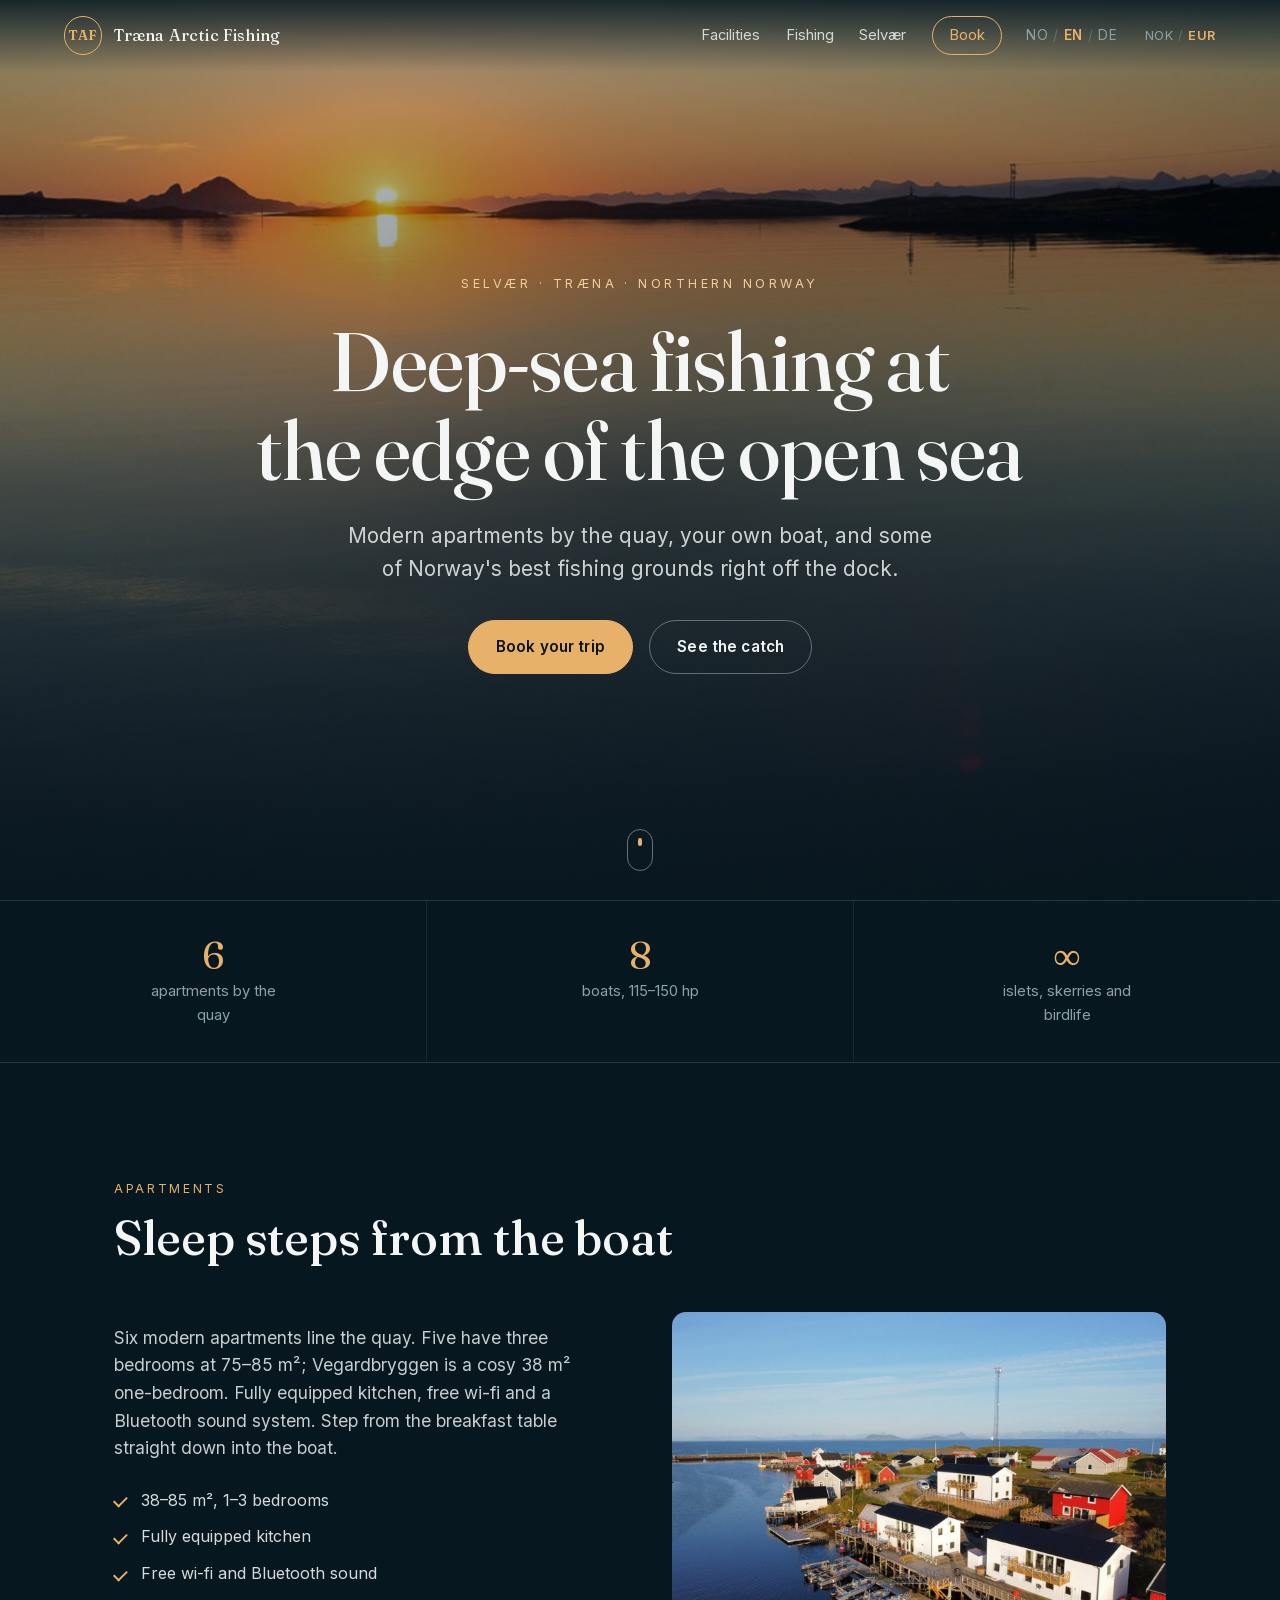
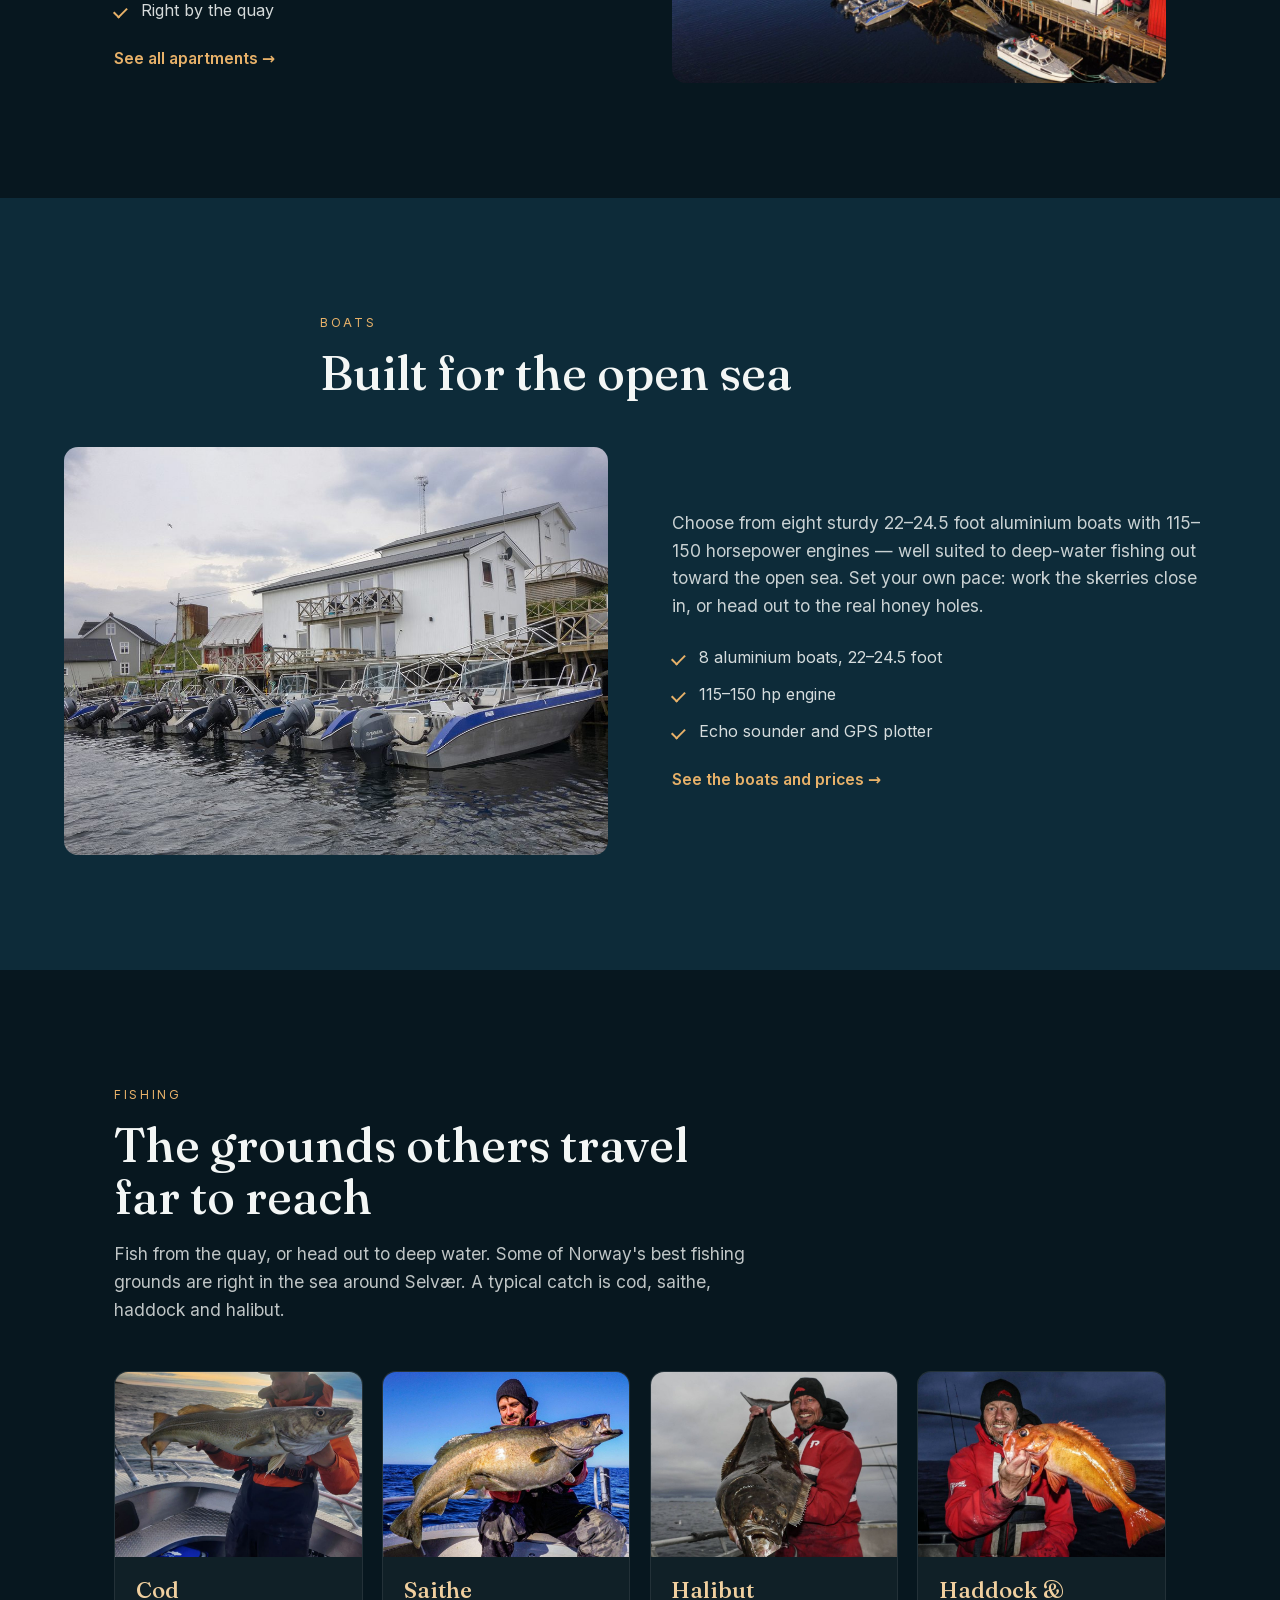
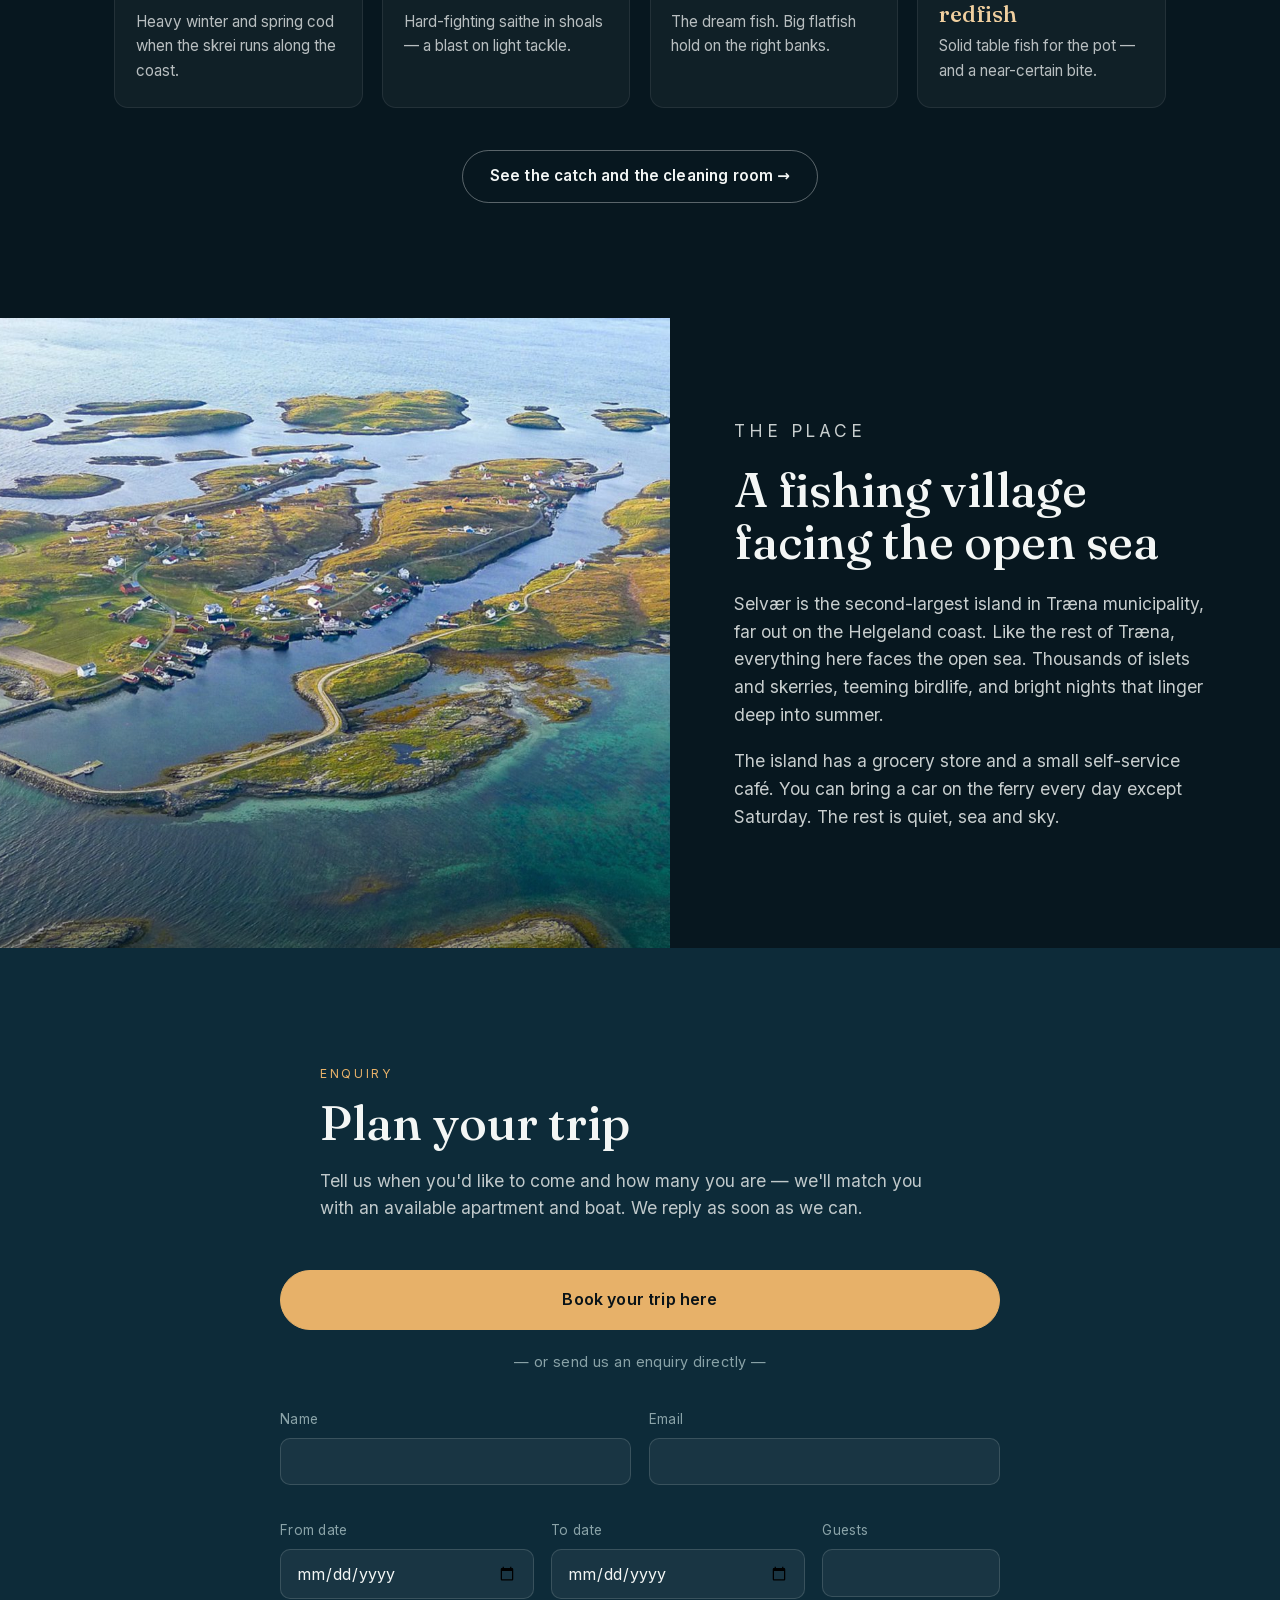
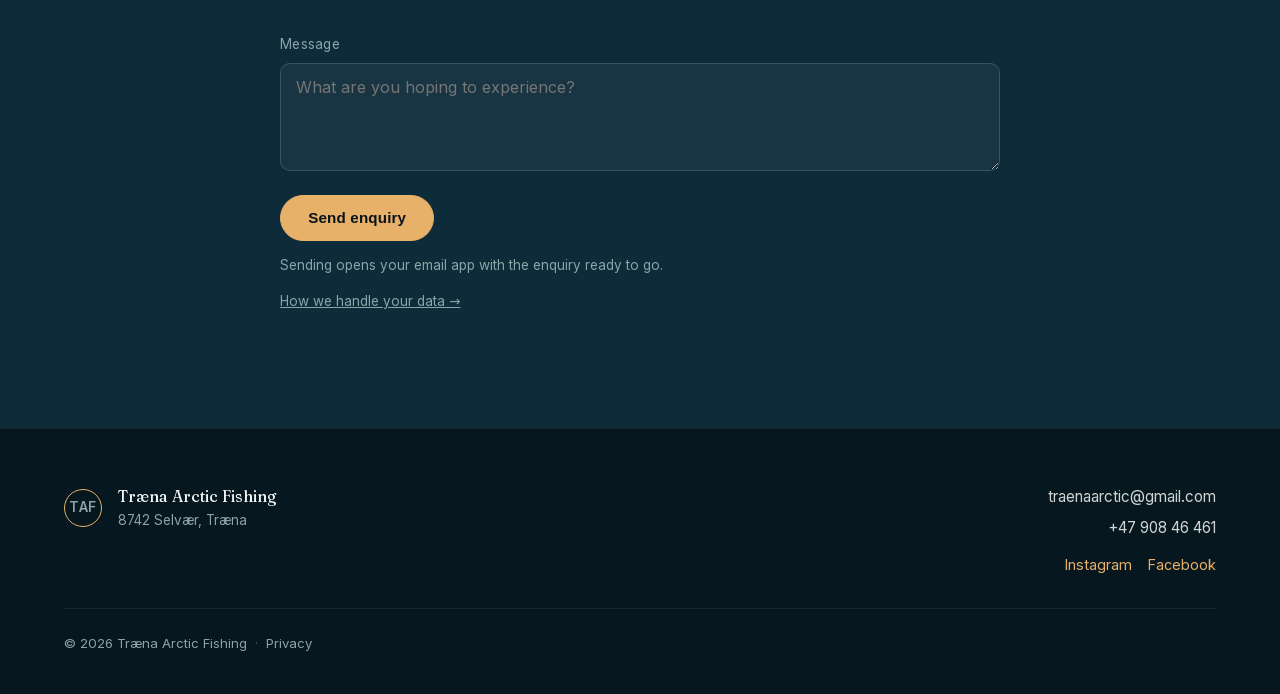
<file: index.html>
<!DOCTYPE html>
<html lang="no">
<head>
  <meta charset="UTF-8" />
  <meta name="viewport" content="width=device-width, initial-scale=1.0" />
  <title>Træna Arctic Fishing — Havfiske på Selvær</title>
  <meta name="description" content="Havfiske ytterst mot storhavet. Moderne leiligheter ved kaia, egne båter og noen av Norges beste fiskeplasser — på Selvær i Træna." />
  <link rel="icon" href="/favicon.ico" sizes="32x32" />
  <link rel="icon" href="/favicon.svg" type="image/svg+xml" />
  <link rel="apple-touch-icon" href="/apple-touch-icon.png" />
  <link rel="manifest" href="/site.webmanifest" />
  <meta name="theme-color" content="#07171f" />
  <link rel="stylesheet" href="styles.css" />
</head>
<body>

  <!-- ============ NAV ============ -->
  <header class="nav" id="nav">
    <a href="index.html" class="nav__brand">
      <span class="nav__mark">TAF</span>
      <span class="nav__name">Træna Arctic Fishing</span>
    </a>
    <nav class="nav__links">
      <a href="facilities.html" data-no="Fasiliteter" data-en="Facilities" data-de="Ausstattung">Fasiliteter</a>
      <a href="fiske.html" data-no="Fiske" data-en="Fishing" data-de="Angeln">Fiske</a>
      <a href="index.html#selvar" data-no="Selvær" data-en="Selvær" data-de="Selvær">Selvær</a>
      <a href="booking.html" class="nav__cta" data-no="Book" data-en="Book" data-de="Buchen">Book</a>
    </nav>
    <button class="lang" id="langToggle" type="button" aria-label="Språk / Language / Sprache">
      <span class="lang__opt is-active" data-lang="no">NO</span>
      <span class="lang__sep">/</span>
      <span class="lang__opt" data-lang="en">EN</span>
      <span class="lang__sep">/</span>
      <span class="lang__opt" data-lang="de">DE</span>
    </button>
    <button class="cur" id="curToggle" type="button" aria-label="Valuta / Currency / Währung">
      <span class="cur__opt is-active" data-cur="nok">NOK</span>
      <span class="lang__sep">/</span>
      <span class="cur__opt" data-cur="eur">EUR</span>
    </button>
  </header>

  <!-- ============ HERO ============ -->
  <section class="hero" id="hjem">
    <div class="hero__media" aria-hidden="true"></div>
    <div class="hero__inner">
      <p class="hero__kicker" data-no="Selvær · Træna · Helgeland" data-en="Selvær · Træna · Northern Norway" data-de="Selvær · Træna · Nordnorwegen">Selvær · Træna · Helgeland</p>
      <h1 class="hero__title"
          data-no="Havfiske ytterst&nbsp;mot storhavet"
          data-en="Deep-sea fishing at the&nbsp;edge of the open sea"
          data-de="Angeln wie im Paradies weit draußen im Nordmeer">Havfiske ytterst&nbsp;mot storhavet</h1>
      <p class="hero__lead"
         data-no="Moderne leiligheter ved kaia, egne båter og noen av landets beste fiskeplasser rett utenfor bryggekanten."
         data-en="Modern apartments by the quay, your own boat, and some of Norway's best fishing grounds right off the dock."
         data-de="Moderne Wohnungen am Kai, ein eigenes Boot und einige der besten Angelplätze Norwegens direkt am Steg.">Moderne leiligheter ved kaia, egne båter og noen av landets beste fiskeplasser rett utenfor bryggekanten.</p>
      <div class="hero__actions">
        <a href="booking.html" class="btn btn--gold" data-no="Book din reise" data-en="Book your trip" data-de="Reise buchen">Book din reise</a>
        <a href="fiske.html" class="btn btn--ghost" data-no="Se fangsten" data-en="See the catch" data-de="Zum Fang">Se fangsten</a>
      </div>
    </div>
    <a href="#leiligheter" class="hero__scroll" aria-label="Bla ned"><span></span></a>
  </section>

  <!-- ============ STRIP ============ -->
  <section class="strip">
    <div class="strip__item">
      <span class="strip__num">6</span>
      <span class="strip__label" data-no="leiligheter ved kaia" data-en="apartments by the quay" data-de="Wohnungen am Kai">leiligheter ved kaia</span>
    </div>
    <div class="strip__item">
      <span class="strip__num">8</span>
      <span class="strip__label" data-no="båter, 115–150 hk" data-en="boats, 115–150 hp" data-de="Boote, 115–150 PS">båter, 115–150 hk</span>
    </div>
    <div class="strip__item">
      <span class="strip__num">∞</span>
      <span class="strip__label" data-no="holmer, skjær og fugleliv" data-en="islets, skerries and birdlife" data-de="Inseln, Schären und Vögel">holmer, skjær og fugleliv</span>
    </div>
  </section>

  <!-- ============ APARTMENTS TEASER ============ -->
  <section class="section" id="leiligheter">
    <div class="section__head">
      <p class="eyebrow" data-no="Leiligheter" data-en="Apartments" data-de="Wohnungen">Leiligheter</p>
      <h2 data-no="Bo rett ved båten" data-en="Sleep steps from the boat" data-de="Wohnen direkt am Boot">Bo rett ved båten</h2>
    </div>
    <div class="split">
      <div class="split__text">
        <p data-no="Seks moderne leiligheter ligger på rekke ved kaia. Fem har tre soverom på 75–85 m²; Vegardbryggen er en koselig ettromsleilighet på 38 m². Fullt utstyrt kjøkken, gratis wifi og Bluetooth-lyd. Du går rett fra frokostbordet og ned i båten."
           data-en="Six modern apartments line the quay. Five have three bedrooms at 75–85 m²; Vegardbryggen is a cosy 38 m² one-bedroom. Fully equipped kitchen, free wi-fi and a Bluetooth sound system. Step from the breakfast table straight down into the boat."
           data-de="Sechs moderne Wohnungen reihen sich am Kai. Fünf haben drei Schlafzimmer mit 75–85 m²; Vegardbryggen ist eine gemütliche 38-m²-Einzimmerwohnung. Voll ausgestattete Küche, kostenloses WLAN und Bluetooth-Anlage. Vom Frühstückstisch geht es direkt ins Boot.">Seks moderne leiligheter ligger på rekke ved kaia. Fem har tre soverom på 75–85 m²; Vegardbryggen er en koselig ettromsleilighet på 38 m². Fullt utstyrt kjøkken, gratis wifi og Bluetooth-lyd. Du går rett fra frokostbordet og ned i båten.</p>
        <ul class="ticks">
          <li data-no="38–85 m², 1–3 soverom" data-en="38–85 m², 1–3 bedrooms" data-de="38–85 m², 1–3 Schlafzimmer">38–85 m², 1–3 soverom</li>
          <li data-no="Fullt utstyrt kjøkken" data-en="Fully equipped kitchen" data-de="Voll ausgestattete Küche">Fullt utstyrt kjøkken</li>
          <li data-no="Gratis wifi og Bluetooth-lyd" data-en="Free wi-fi and Bluetooth sound" data-de="Kostenloses WLAN und Bluetooth-Anlage">Gratis wifi og Bluetooth-lyd</li>
          <li data-no="Rett ved kaia" data-en="Right by the quay" data-de="Direkt am Wasser">Rett ved kaia</li>
        </ul>
        <a href="facilities.html" class="textlink" data-no="Se alle leilighetene →" data-en="See all apartments →" data-de="Alle Wohnungen ansehen →">Se alle leilighetene →</a>
      </div>
      <figure class="split__media" data-img="leiligheter" role="img"
              aria-label="Leilighetene ved kaia, sett fra luften"></figure>
    </div>
  </section>

  <!-- ============ BOATS TEASER ============ -->
  <section class="section section--alt" id="bater">
    <div class="section__head">
      <p class="eyebrow" data-no="Båter" data-en="Boats" data-de="Boote">Båter</p>
      <h2 data-no="Bygget for havet" data-en="Built for the open sea" data-de="Gebaut für die See">Bygget for havet</h2>
    </div>
    <div class="split split--reverse">
      <div class="split__text">
        <p data-no="Velg blant åtte stødige aluminiumsbåter på 22–24,5 fot med 115–150 hesters motor — godt egnet for dypvannsfiske ute mot storhavet. Du bestemmer farten: fisk rolig langs holmene, eller sett kursen utover mot de virkelig gode plassene."
           data-en="Choose from eight sturdy 22–24.5 foot aluminium boats with 115–150 horsepower engines — well suited to deep-water fishing out toward the open sea. Set your own pace: work the skerries close in, or head out to the real honey holes."
           data-de="Wählen Sie aus acht robusten Aluminiumbooten von 22–24,5 Fuß mit 115–150 PS — bestens geeignet fürs Tiefseeangeln draußen am offenen Meer. Sie bestimmen das Tempo: ruhig entlang der Schären oder hinaus zu den wirklich guten Plätzen.">Velg blant åtte stødige aluminiumsbåter på 22–24,5 fot med 115–150 hesters motor — godt egnet for dypvannsfiske ute mot storhavet. Du bestemmer farten: fisk rolig langs holmene, eller sett kursen utover mot de virkelig gode plassene.</p>
        <ul class="ticks">
          <li data-no="8 aluminiumsbåter, 22–24,5 fot" data-en="8 aluminium boats, 22–24.5 foot" data-de="8 Aluminiumboote, 22–24,5 Fuß">8 aluminiumsbåter, 22–24,5 fot</li>
          <li data-no="115–150 hk påhengsmotor" data-en="115–150 hp engine" data-de="115–150 PS Motor">115–150 hk påhengsmotor</li>
          <li data-no="Ekkolodd og GPS-plotter" data-en="Echo sounder and GPS plotter" data-de="Echolot und GPS-Plotter">Ekkolodd og GPS-plotter</li>
        </ul>
        <a href="booking.html#bater" class="textlink" data-no="Se båtene og priser →" data-en="See the boats and prices →" data-de="Boote und Preise ansehen →">Se båtene og priser →</a>
      </div>
      <figure class="split__media" data-img="bat" role="img"
              aria-label="Utleiebåtene fortøyd ved kaia"></figure>
    </div>
  </section>

  <!-- ============ FISHING TEASER ============ -->
  <section class="section" id="fiske">
    <div class="section__head">
      <p class="eyebrow" data-no="Fiske" data-en="Fishing" data-de="Angeln">Fiske</p>
      <h2 data-no="Plassene de andre drar langt for" data-en="The grounds others travel far to reach" data-de="Reviere, für die andere weit reisen">Plassene de andre drar langt for</h2>
      <p class="section__lead"
         data-no="Fisk fra kaia, eller dra ut på dypet. Noen av Norges beste fiskeplasser finner du i havet rundt Selvær. Vanlig fangst er torsk, sei, hyse og kveite."
         data-en="Fish from the quay, or head out to deep water. Some of Norway's best fishing grounds are right in the sea around Selvær. A typical catch is cod, saithe, haddock and halibut."
         data-de="Angeln Sie vom Kai oder fahren Sie hinaus in die Tiefe. Einige der besten Angelgründe Norwegens finden Sie im Meer rund um Selvær. Üblicher Fang: Dorsch, Seelachs, Schellfisch und Heilbutt.">Fisk fra kaia, eller dra ut på dypet. Noen av Norges beste fiskeplasser finner du i havet rundt Selvær. Vanlig fangst er torsk, sei, hyse og kveite.</p>
    </div>
    <div class="cards">
      <article class="card">
        <div class="card__img" style="background-image:url('images/fish-torsk.jpg')" role="img" aria-label="Torsk"></div>
        <div class="card__body">
          <h3 data-no="Torsk" data-en="Cod" data-de="Dorsch">Torsk</h3>
          <p data-no="Tung vinter- og vårtorsk når skreien står langs kysten." data-en="Heavy winter and spring cod when the skrei runs along the coast." data-de="Schwerer Winter- und Frühjahrsdorsch, wenn der Skrei entlang der Küste zieht.">Tung vinter- og vårtorsk når skreien står langs kysten.</p>
        </div>
      </article>
      <article class="card">
        <div class="card__img" style="background-image:url('images/fish-sei.jpg')" role="img" aria-label="Sei"></div>
        <div class="card__body">
          <h3 data-no="Sei" data-en="Saithe" data-de="Seelachs">Sei</h3>
          <p data-no="Hardtkjempende sei i stim — moro på lett bruk." data-en="Hard-fighting saithe in shoals — a blast on light tackle." data-de="Kampfstarker Seelachs im Schwarm — ein Spaß an leichtem Gerät.">Hardtkjempende sei i stim — moro på lett bruk.</p>
        </div>
      </article>
      <article class="card">
        <div class="card__img" style="background-image:url('images/fish-kveite.jpg')" role="img" aria-label="Kveite"></div>
        <div class="card__body">
          <h3 data-no="Kveite" data-en="Halibut" data-de="Heilbutt">Kveite</h3>
          <p data-no="Drømmefisken. Store flak gjemmer seg på de rette grunnene." data-en="The dream fish. Big flatfish hold on the right banks." data-de="Der Traumfisch. Große Plattfische stehen auf den richtigen Bänken.">Drømmefisken. Store flak gjemmer seg på de rette grunnene.</p>
        </div>
      </article>
      <article class="card">
        <div class="card__img" style="background-image:url('images/fish-uer.jpg')" role="img" aria-label="Uer"></div>
        <div class="card__body">
          <h3 data-no="Hyse &amp; uer" data-en="Haddock &amp; redfish" data-de="Schellfisch &amp; Rotbarsch">Hyse &amp; uer</h3>
          <p data-no="Solid matfisk for grytene — og garantert noe på kroken." data-en="Solid table fish for the pot — and a near-certain bite." data-de="Solide Speisefische für den Topf — und fast garantiert ein Biss.">Solid matfisk for grytene — og garantert noe på kroken.</p>
        </div>
      </article>
    </div>
    <div class="section__cta">
      <a href="fiske.html" class="btn btn--ghost" data-no="Se fangsten og sløyerommet →" data-en="See the catch and the cleaning room →" data-de="Fang und Schlachtraum ansehen →">Se fangsten og sløyerommet →</a>
    </div>
  </section>

  <!-- ============ SELVÆR ============ -->
  <section class="feature" id="selvar">
    <div class="feature__media" data-img="selvar" role="img"
         aria-label="Selvær og holmene rundt, sett fra luften"></div>
    <div class="feature__panel">
      <p class="eyebrow" data-no="Stedet" data-en="The place" data-de="Der Ort">Stedet</p>
      <h2 data-no="Et fiskevær mot åpent hav" data-en="A fishing village facing the open sea" data-de="Ein Fischerdorf am offenen Meer">Et fiskevær mot åpent hav</h2>
      <p data-no="Selvær er den nest største øya i Træna kommune, langt ute på Helgelandskysten. Som resten av Træna vender alt her mot storhavet. Tusenvis av holmer og skjær, yrende fugleliv, og lyse netter som varer til langt på sommeren."
         data-en="Selvær is the second-largest island in Træna municipality, far out on the Helgeland coast. Like the rest of Træna, everything here faces the open sea. Thousands of islets and skerries, teeming birdlife, and bright nights that linger deep into summer."
         data-de="Selvær ist die zweitgrößte Insel der Gemeinde Træna, weit draußen an der Helgeland-Küste. Wie ganz Træna ist hier alles dem offenen Meer zugewandt. Tausende Inseln und Schären, reiches Vogelleben und helle Nächte bis tief in den Sommer.">Selvær er den nest største øya i Træna kommune, langt ute på Helgelandskysten. Som resten av Træna vender alt her mot storhavet. Tusenvis av holmer og skjær, yrende fugleliv, og lyse netter som varer til langt på sommeren.</p>
      <p data-no="På øya finnes dagligvarebutikk og en liten selvbetjent kafé. Du kan ta bil med på ferja alle dager unntatt lørdag. Resten er ro, sjø og himmel."
         data-en="The island has a grocery store and a small self-service café. You can bring a car on the ferry every day except Saturday. The rest is quiet, sea and sky."
         data-de="Auf der Insel gibt es einen Lebensmittelladen und ein kleines Selbstbedienungscafé. Sie können das Auto an allen Tagen außer samstags auf die Fähre mitnehmen. Der Rest ist Ruhe, Meer und Himmel.">På øya finnes dagligvarebutikk og en liten selvbetjent kafé. Du kan ta bil med på ferja alle dager unntatt lørdag. Resten er ro, sjø og himmel.</p>
    </div>
  </section>

  <!-- ============ BOOKING / ENQUIRY ============ -->
  <section class="section section--alt" id="booking">
    <div class="section__head">
      <p class="eyebrow" data-no="Forespørsel" data-en="Enquiry" data-de="Anfrage">Forespørsel</p>
      <h2 data-no="Planlegg turen din" data-en="Plan your trip" data-de="Planen Sie Ihre Reise">Planlegg turen din</h2>
      <p class="section__lead"
         data-no="Fortell oss når dere vil komme og hvor mange dere er, så finner vi en ledig leilighet og båt til dere. Vi svarer så fort vi kan."
         data-en="Tell us when you'd like to come and how many you are — we'll match you with an available apartment and boat. We reply as soon as we can."
         data-de="Sagen Sie uns, wann Sie kommen möchten und wie viele Sie sind — wir finden eine freie Wohnung und ein Boot für Sie. Wir antworten so schnell wie möglich.">Fortell oss når dere vil komme og hvor mange dere er, så finner vi en ledig leilighet og båt til dere. Vi svarer så fort vi kan.</p>
    </div>

    <div class="book-direct">
      <a class="btn btn--gold"
         href="https://www.dintur.no/no/feriehus/traena-arctic-fishing/"
         data-no-href="https://www.dintur.no/no/feriehus/traena-arctic-fishing/"
         data-en-href="https://www.dintur.no/en/holidayhome/traena-arctic-fishing/"
         data-de-href="https://www.dintur.no/de/ferienhaus/traena-arctic-fishing/"
         target="_blank" rel="noopener"
         data-no="Book din reise her" data-en="Book your trip here" data-de="Buchen Sie hier">Book din reise her</a>
      <p class="book-direct__or" data-no="— eller send oss en forespørsel direkte —" data-en="— or send us an enquiry directly —" data-de="— oder senden Sie uns direkt eine Anfrage —">— eller send oss en forespørsel direkte —</p>
    </div>

    <form class="form" id="enquiryForm">
      <div class="form__row">
        <label class="field">
          <span data-no="Navn" data-en="Name" data-de="Name">Navn</span>
          <input type="text" name="navn" required />
        </label>
        <label class="field">
          <span data-no="E-post" data-en="Email" data-de="E-Mail">E-post</span>
          <input type="email" name="epost" required />
        </label>
      </div>
      <div class="form__row">
        <label class="field">
          <span data-no="Fra dato" data-en="From date" data-de="Von Datum">Fra dato</span>
          <input type="date" name="fra" />
        </label>
        <label class="field">
          <span data-no="Til dato" data-en="To date" data-de="Bis Datum">Til dato</span>
          <input type="date" name="til" />
        </label>
        <label class="field field--narrow">
          <span data-no="Antall" data-en="Guests" data-de="Personen">Antall</span>
          <input type="number" name="antall" min="1" max="40" />
        </label>
      </div>
      <label class="field">
        <span data-no="Melding" data-en="Message" data-de="Nachricht">Melding</span>
        <textarea name="melding" rows="4" data-no-ph="Hva har dere lyst til å oppleve?" data-en-ph="What are you hoping to experience?" data-de-ph="Was möchten Sie erleben?" placeholder="Hva har dere lyst til å oppleve?"></textarea>
      </label>
      <button type="submit" class="btn btn--gold" data-no="Send forespørsel" data-en="Send enquiry" data-de="Anfrage senden">Send forespørsel</button>
      <p class="form__note" data-no="Ved å sende åpner vi e-postprogrammet ditt med forespørselen klar." data-en="Sending opens your email app with the enquiry ready to go." data-de="Beim Senden öffnet sich Ihr E-Mail-Programm mit der fertigen Anfrage.">Ved å sende åpner vi e-postprogrammet ditt med forespørselen klar.</p>
      <p class="form__note"><a href="personvern.html" style="color:inherit;text-decoration:underline" data-no="Slik behandler vi opplysningene dine →" data-en="How we handle your data →" data-de="So gehen wir mit Ihren Daten um →">Slik behandler vi opplysningene dine →</a></p>
    </form>
  </section>

  <!-- ============ FOOTER ============ -->
  <footer class="footer">
    <div class="footer__brand">
      <span class="nav__mark">TAF</span>
      <p>Træna Arctic Fishing<br /><span>8742 Selvær, Træna</span></p>
    </div>
    <div class="footer__contact">
      <a href="mailto:traenaarctic@gmail.com">traenaarctic@gmail.com</a>
      <a href="tel:+4790846461">+47 908 46 461</a>
      <div class="footer__social">
        <a href="https://www.instagram.com/traenaarcticfishing/" target="_blank" rel="noopener">Instagram</a>
        <a href="https://www.facebook.com/trenaarcticfishing/" target="_blank" rel="noopener">Facebook</a>
      </div>
    </div>
    <p class="footer__legal">© <span id="year"></span> Træna Arctic Fishing<span class="sep">·</span><a href="personvern.html" data-no="Personvern" data-en="Privacy" data-de="Datenschutz">Personvern</a></p>
  </footer>

  <script src="script.js"></script>
</body>
</html>
</file>
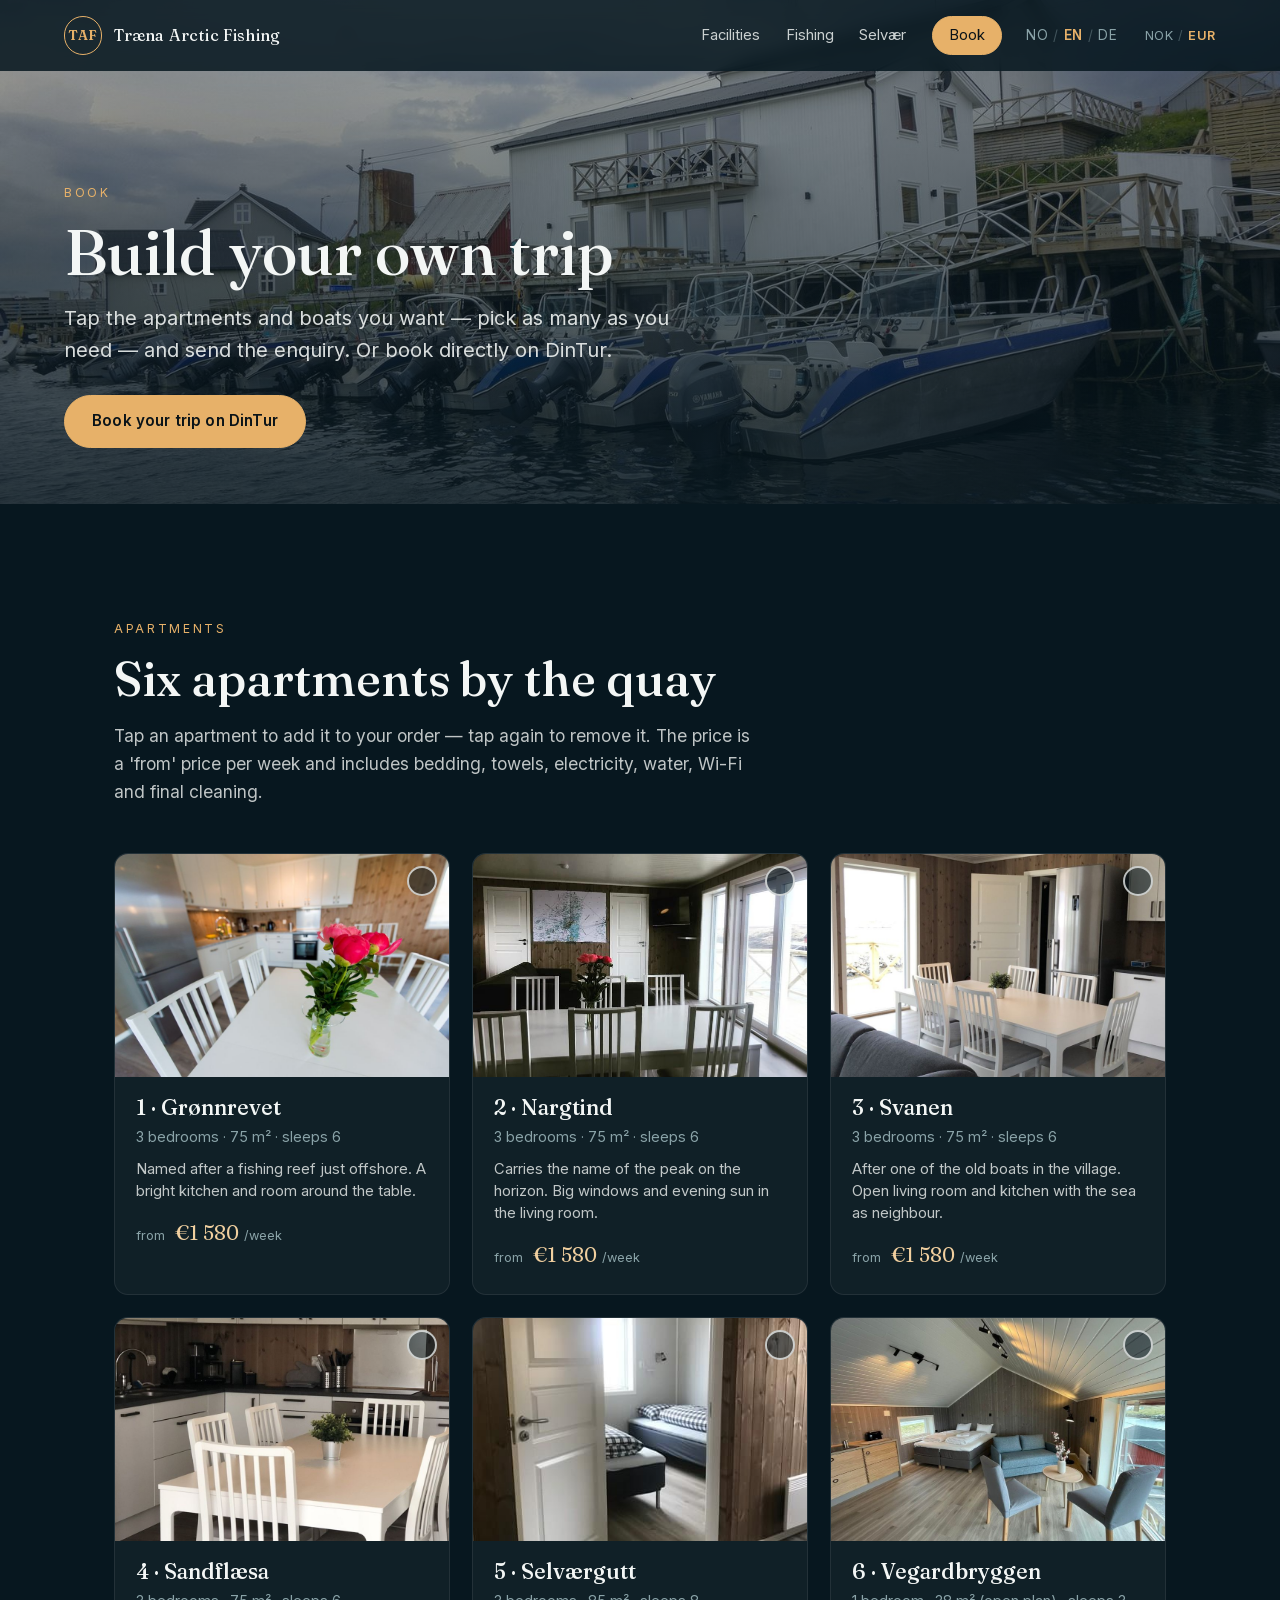
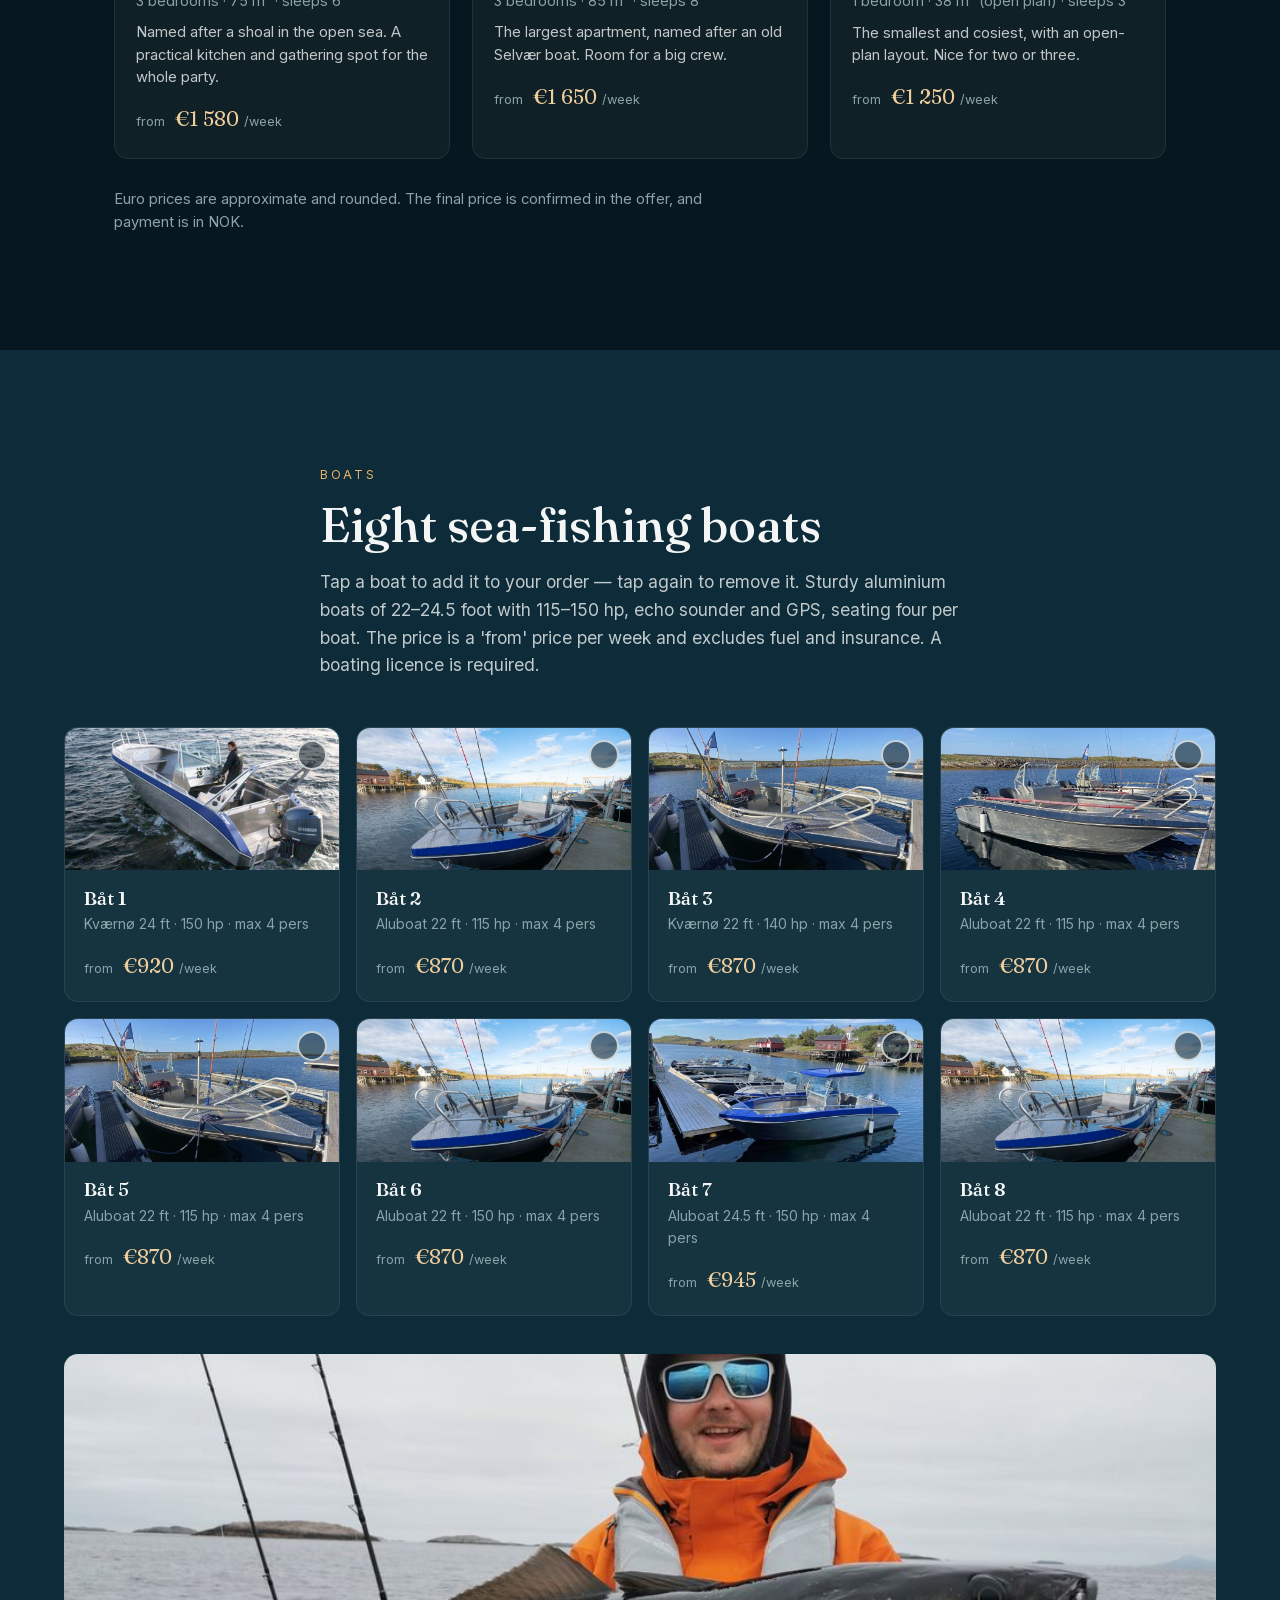
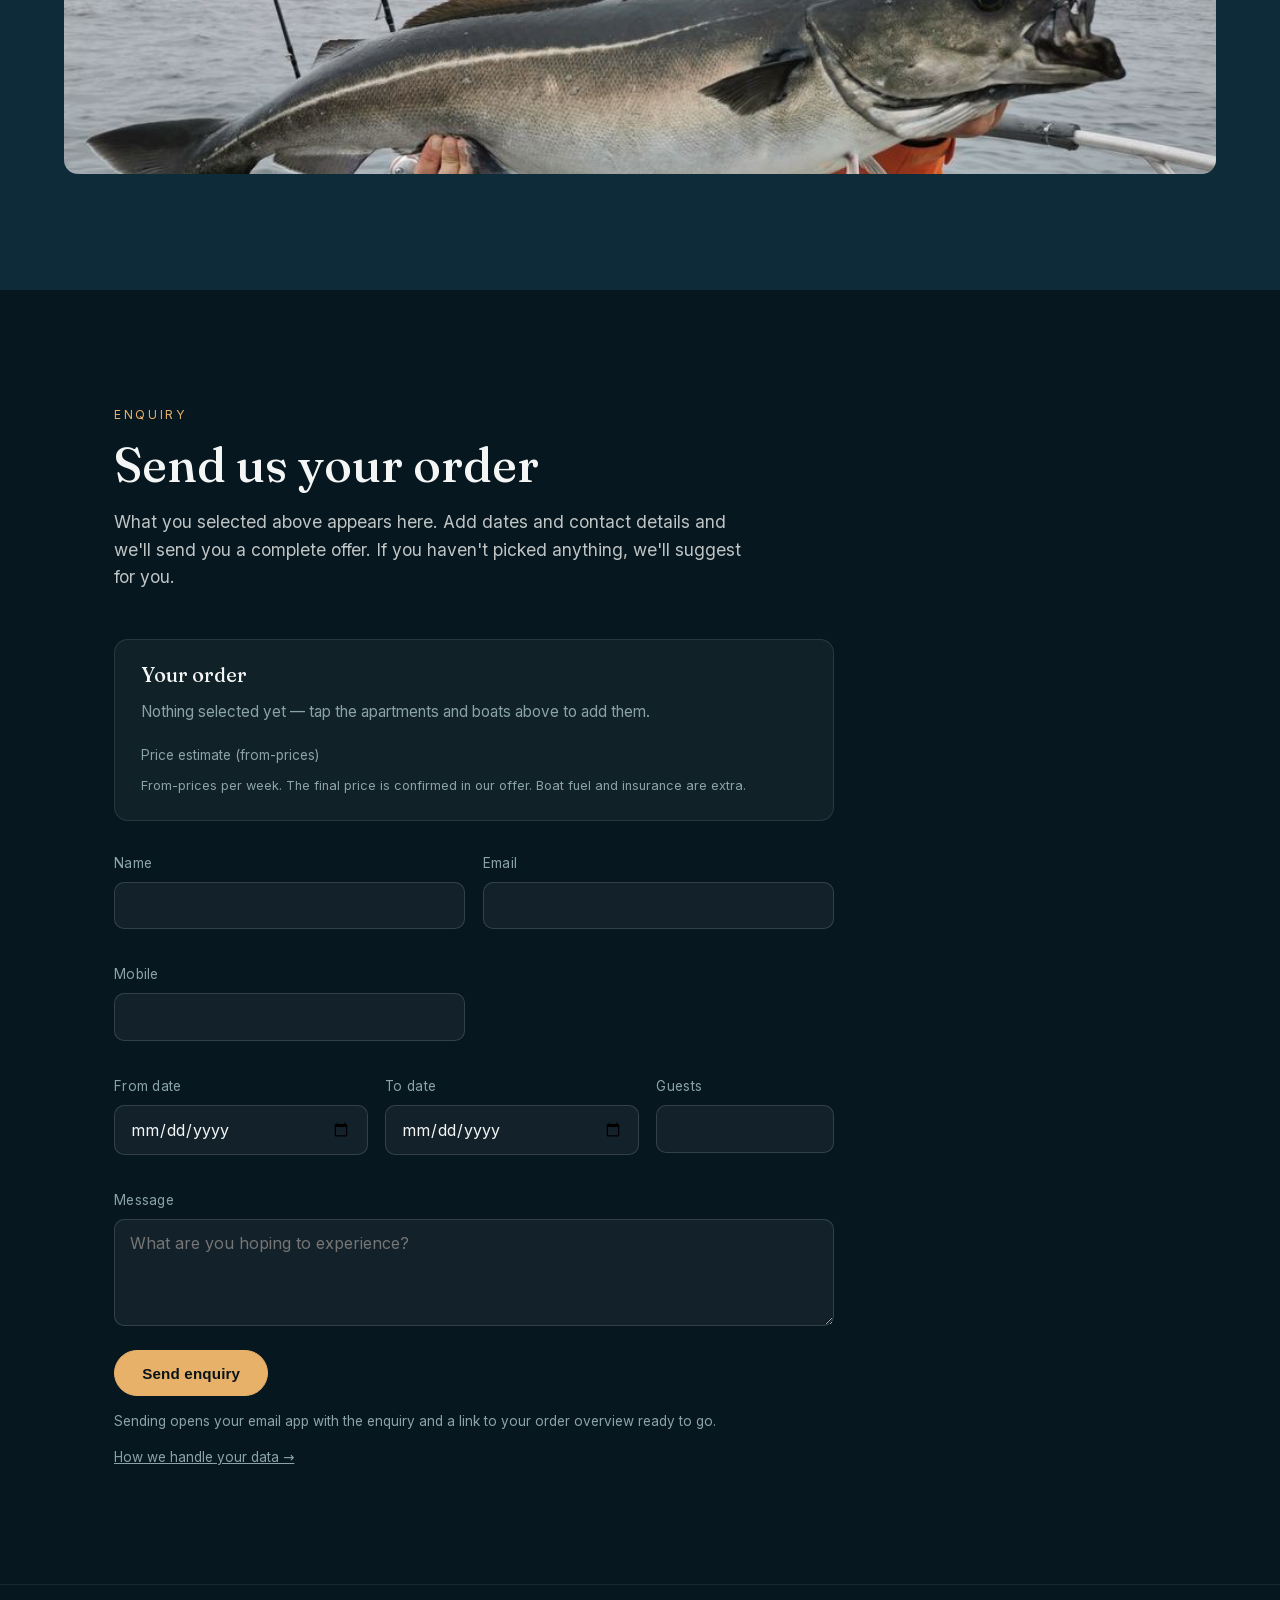
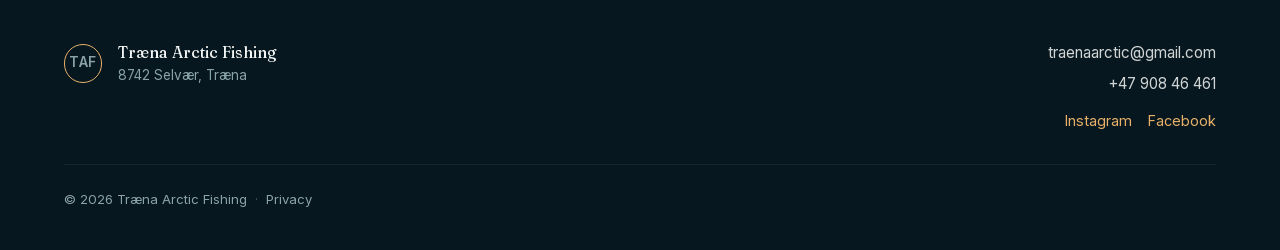
<file: booking.html>
<!DOCTYPE html>
<html lang="no">
<head>
  <meta charset="UTF-8" />
  <meta name="viewport" content="width=device-width, initial-scale=1.0" />
  <title>Book — Træna Arctic Fishing</title>
  <meta name="description" content="Book leilighet og båt på Selvær. Seks leiligheter og åtte havfiskebåter — trykk på bildene for å sette sammen din egen bestilling, eller book direkte på DinTur." />
  <link rel="icon" href="/favicon.ico" sizes="32x32" />
  <link rel="icon" href="/favicon.svg" type="image/svg+xml" />
  <link rel="apple-touch-icon" href="/apple-touch-icon.png" />
  <link rel="manifest" href="/site.webmanifest" />
  <meta name="theme-color" content="#07171f" />
  <link rel="stylesheet" href="styles.css" />
</head>
<body>

  <header class="nav nav--solid" id="nav">
    <a href="index.html" class="nav__brand">
      <span class="nav__mark">TAF</span>
      <span class="nav__name">Træna Arctic Fishing</span>
    </a>
    <nav class="nav__links">
      <a href="facilities.html" data-no="Fasiliteter" data-en="Facilities" data-de="Ausstattung">Fasiliteter</a>
      <a href="fiske.html" data-no="Fiske" data-en="Fishing" data-de="Angeln">Fiske</a>
      <a href="index.html#selvar" data-no="Selvær" data-en="Selvær" data-de="Selvær">Selvær</a>
      <a href="booking.html" class="nav__cta is-current" data-no="Book" data-en="Book" data-de="Buchen">Book</a>
    </nav>
    <button class="lang" id="langToggle" type="button" aria-label="Språk / Language / Sprache">
      <span class="lang__opt is-active" data-lang="no">NO</span>
      <span class="lang__sep">/</span>
      <span class="lang__opt" data-lang="en">EN</span>
      <span class="lang__sep">/</span>
      <span class="lang__opt" data-lang="de">DE</span>
    </button>
    <button class="cur" id="curToggle" type="button" aria-label="Valuta / Currency / Währung">
      <span class="cur__opt is-active" data-cur="nok">NOK</span>
      <span class="lang__sep">/</span>
      <span class="cur__opt" data-cur="eur">EUR</span>
    </button>
  </header>

  <section class="pagehero" style="background-image:linear-gradient(180deg,rgba(7,23,31,.35),rgba(7,23,31,.80)),url('images/boat-fleet.jpg')">
    <div class="pagehero__inner">
      <p class="eyebrow" data-no="Book" data-en="Book" data-de="Buchen">Book</p>
      <h1 data-no="Sett sammen din egen tur" data-en="Build your own trip" data-de="Stellen Sie Ihre Reise zusammen">Sett sammen din egen tur</h1>
      <p class="pagehero__lead"
         data-no="Trykk på leilighetene og båtene du ønsker — velg så mange dere trenger — og send forespørselen. Eller book direkte på DinTur."
         data-en="Tap the apartments and boats you want — pick as many as you need — and send the enquiry. Or book directly on DinTur."
         data-de="Tippen Sie auf die gewünschten Wohnungen und Boote — so viele Sie brauchen — und senden Sie die Anfrage. Oder buchen Sie direkt über DinTur.">Trykk på leilighetene og båtene du ønsker — velg så mange dere trenger — og send forespørselen. Eller book direkte på DinTur.</p>
      <a class="btn btn--gold"
         href="https://www.dintur.no/no/feriehus/traena-arctic-fishing/"
         data-no-href="https://www.dintur.no/no/feriehus/traena-arctic-fishing/"
         data-en-href="https://www.dintur.no/en/holidayhome/traena-arctic-fishing/"
         data-de-href="https://www.dintur.no/de/ferienhaus/traena-arctic-fishing/"
         target="_blank" rel="noopener"
         data-no="Book din reise på DinTur" data-en="Book your trip on DinTur" data-de="Auf DinTur buchen">Book din reise på DinTur</a>
    </div>
  </section>

  <!-- ============ APARTMENTS ============ -->
  <section class="section" id="leiligheter">
    <div class="section__head">
      <p class="eyebrow" data-no="Leiligheter" data-en="Apartments" data-de="Wohnungen">Leiligheter</p>
      <h2 data-no="Seks leiligheter ved kaia" data-en="Six apartments by the quay" data-de="Sechs Wohnungen am Kai">Seks leiligheter ved kaia</h2>
      <p class="section__lead"
         data-no="Trykk på en leilighet for å legge den til i bestillingen — trykk igjen for å fjerne. Prisen er fra-pris per uke og inkluderer sengetøy, håndklær, strøm, vann, Wi-Fi og sluttrengjøring."
         data-en="Tap an apartment to add it to your order — tap again to remove it. The price is a 'from' price per week and includes bedding, towels, electricity, water, Wi-Fi and final cleaning."
         data-de="Tippen Sie auf eine Wohnung, um sie zur Bestellung hinzuzufügen — erneut tippen zum Entfernen. Der Preis ist ein Ab-Preis pro Woche und beinhaltet Bettwäsche, Handtücher, Strom, Wasser, WLAN und Endreinigung.">Trykk på en leilighet for å legge den til i bestillingen — trykk igjen for å fjerne. Prisen er fra-pris per uke og inkluderer sengetøy, håndklær, strøm, vann, Wi-Fi og sluttrengjøring.</p>
    </div>

    <div class="units">
      <article class="unit selectable" data-kind="unit" data-id="1" tabindex="0" role="button" aria-pressed="false">
        <span class="pick" aria-hidden="true"></span>
        <span class="pick-label" data-no="Velg" data-en="Select" data-de="Wählen">Velg</span>
        <div class="unit__img" style="background-image:url('images/apt-gronnrevet.jpg')" role="img" aria-label="Grønnrevet"></div>
        <div class="unit__body">
          <h3>1 · Grønnrevet</h3>
          <p class="unit__meta" data-no="3 soverom · 75 m² · inntil 6 personer" data-en="3 bedrooms · 75 m² · sleeps 6" data-de="3 Schlafzimmer · 75 m² · bis zu 6 Personen">3 soverom · 75 m² · inntil 6 personer</p>
          <p class="unit__desc" data-no="Oppkalt etter et fiskegrunne rett utenfor. Lyst kjøkken og god plass rundt bordet." data-en="Named after a fishing reef just offshore. A bright kitchen and room around the table." data-de="Benannt nach einem Fischriff vor der Küste. Helle Küche und viel Platz am Tisch.">Oppkalt etter et fiskegrunne rett utenfor. Lyst kjøkken og god plass rundt bordet.</p>
          <p class="unit__price"><span class="from" data-no="fra" data-en="from" data-de="ab">fra</span> <span class="price" data-nok="kr 18 122" data-eur="€1 580">kr 18 122</span> <span class="per" data-no="/uke" data-en="/week" data-de="/Woche">/uke</span></p>
        </div>
      </article>
      <article class="unit selectable" data-kind="unit" data-id="2" tabindex="0" role="button" aria-pressed="false">
        <span class="pick" aria-hidden="true"></span>
        <span class="pick-label" data-no="Velg" data-en="Select" data-de="Wählen">Velg</span>
        <div class="unit__img" style="background-image:url('images/apt-nargtind.jpg')" role="img" aria-label="Nargtind"></div>
        <div class="unit__body">
          <h3>2 · Nargtind</h3>
          <p class="unit__meta" data-no="3 soverom · 75 m² · inntil 6 personer" data-en="3 bedrooms · 75 m² · sleeps 6" data-de="3 Schlafzimmer · 75 m² · bis zu 6 Personen">3 soverom · 75 m² · inntil 6 personer</p>
          <p class="unit__desc" data-no="Bærer navnet til fjelltoppen i horisonten. Store vinduer og kveldssol inn i stua." data-en="Carries the name of the peak on the horizon. Big windows and evening sun in the living room." data-de="Trägt den Namen des Gipfels am Horizont. Große Fenster und Abendsonne im Wohnzimmer.">Bærer navnet til fjelltoppen i horisonten. Store vinduer og kveldssol inn i stua.</p>
          <p class="unit__price"><span class="from" data-no="fra" data-en="from" data-de="ab">fra</span> <span class="price" data-nok="kr 18 122" data-eur="€1 580">kr 18 122</span> <span class="per" data-no="/uke" data-en="/week" data-de="/Woche">/uke</span></p>
        </div>
      </article>
      <article class="unit selectable" data-kind="unit" data-id="3" tabindex="0" role="button" aria-pressed="false">
        <span class="pick" aria-hidden="true"></span>
        <span class="pick-label" data-no="Velg" data-en="Select" data-de="Wählen">Velg</span>
        <div class="unit__img" style="background-image:url('images/apt-svanen.jpg')" role="img" aria-label="Svanen"></div>
        <div class="unit__body">
          <h3>3 · Svanen</h3>
          <p class="unit__meta" data-no="3 soverom · 75 m² · inntil 6 personer" data-en="3 bedrooms · 75 m² · sleeps 6" data-de="3 Schlafzimmer · 75 m² · bis zu 6 Personen">3 soverom · 75 m² · inntil 6 personer</p>
          <p class="unit__desc" data-no="Etter en av de gamle båtene i været. Åpen stue og kjøkken med sjøen som nabo." data-en="After one of the old boats in the village. Open living room and kitchen with the sea as neighbour." data-de="Nach einem der alten Boote im Ort. Offenes Wohnzimmer und Küche mit dem Meer als Nachbarn.">Etter en av de gamle båtene i været. Åpen stue og kjøkken med sjøen som nabo.</p>
          <p class="unit__price"><span class="from" data-no="fra" data-en="from" data-de="ab">fra</span> <span class="price" data-nok="kr 18 122" data-eur="€1 580">kr 18 122</span> <span class="per" data-no="/uke" data-en="/week" data-de="/Woche">/uke</span></p>
        </div>
      </article>
      <article class="unit selectable" data-kind="unit" data-id="4" tabindex="0" role="button" aria-pressed="false">
        <span class="pick" aria-hidden="true"></span>
        <span class="pick-label" data-no="Velg" data-en="Select" data-de="Wählen">Velg</span>
        <div class="unit__img" style="background-image:url('images/apt-sandflaesa.jpg')" role="img" aria-label="Sandflæsa"></div>
        <div class="unit__body">
          <h3>4 · Sandflæsa</h3>
          <p class="unit__meta" data-no="3 soverom · 75 m² · inntil 6 personer" data-en="3 bedrooms · 75 m² · sleeps 6" data-de="3 Schlafzimmer · 75 m² · bis zu 6 Personen">3 soverom · 75 m² · inntil 6 personer</p>
          <p class="unit__desc" data-no="Navn fra en grunne i havgapet. Praktisk kjøkken og samlingssted for hele fiskefølget." data-en="Named after a shoal in the open sea. A practical kitchen and gathering spot for the whole party." data-de="Benannt nach einer Untiefe im offenen Meer. Praktische Küche und Treffpunkt für die ganze Truppe.">Navn fra en grunne i havgapet. Praktisk kjøkken og samlingssted for hele fiskefølget.</p>
          <p class="unit__price"><span class="from" data-no="fra" data-en="from" data-de="ab">fra</span> <span class="price" data-nok="kr 18 122" data-eur="€1 580">kr 18 122</span> <span class="per" data-no="/uke" data-en="/week" data-de="/Woche">/uke</span></p>
        </div>
      </article>
      <article class="unit selectable" data-kind="unit" data-id="5" tabindex="0" role="button" aria-pressed="false">
        <span class="pick" aria-hidden="true"></span>
        <span class="pick-label" data-no="Velg" data-en="Select" data-de="Wählen">Velg</span>
        <div class="unit__img" style="background-image:url('images/apt-selvaergutt.jpg')" role="img" aria-label="Selværgutt"></div>
        <div class="unit__body">
          <h3>5 · Selværgutt</h3>
          <p class="unit__meta" data-no="3 soverom · 85 m² · inntil 8 personer" data-en="3 bedrooms · 85 m² · sleeps 8" data-de="3 Schlafzimmer · 85 m² · bis zu 8 Personen">3 soverom · 85 m² · inntil 8 personer</p>
          <p class="unit__desc" data-no="Den største leiligheten, oppkalt etter en gammel selværbåt. Plass til et stort lag." data-en="The largest apartment, named after an old Selvær boat. Room for a big crew." data-de="Die größte Wohnung, benannt nach einem alten Selvær-Boot. Platz für eine große Crew.">Den største leiligheten, oppkalt etter en gammel selværbåt. Plass til et stort lag.</p>
          <p class="unit__price"><span class="from" data-no="fra" data-en="from" data-de="ab">fra</span> <span class="price" data-nok="kr 18 959" data-eur="€1 650">kr 18 959</span> <span class="per" data-no="/uke" data-en="/week" data-de="/Woche">/uke</span></p>
        </div>
      </article>
      <article class="unit selectable" data-kind="unit" data-id="6" tabindex="0" role="button" aria-pressed="false">
        <span class="pick" aria-hidden="true"></span>
        <span class="pick-label" data-no="Velg" data-en="Select" data-de="Wählen">Velg</span>
        <div class="unit__img" style="background-image:url('images/apt-vegardbryggen.jpg')" role="img" aria-label="Vegardbryggen"></div>
        <div class="unit__body">
          <h3>6 · Vegardbryggen</h3>
          <p class="unit__meta" data-no="1 soverom · 38 m² (åpen plan) · inntil 3 personer" data-en="1 bedroom · 38 m² (open plan) · sleeps 3" data-de="1 Schlafzimmer · 38 m² (offener Grundriss) · bis zu 3 Personen">1 soverom · 38 m² (åpen plan) · inntil 3 personer</p>
          <p class="unit__desc" data-no="Den minste og koseligste, med åpen planløsning. Fin for to–tre." data-en="The smallest and cosiest, with an open-plan layout. Nice for two or three." data-de="Die kleinste und gemütlichste, mit offenem Grundriss. Schön für zwei bis drei.">Den minste og koseligste, med åpen planløsning. Fin for to–tre.</p>
          <p class="unit__price"><span class="from" data-no="fra" data-en="from" data-de="ab">fra</span> <span class="price" data-nok="kr 14 306" data-eur="€1 250">kr 14 306</span> <span class="per" data-no="/uke" data-en="/week" data-de="/Woche">/uke</span></p>
        </div>
      </article>
    </div>
    <p class="includes-note" data-no="Euro-priser er omtrentlige og avrundet. Endelig pris bekreftes i tilbudet, og betaling skjer i NOK." data-en="Euro prices are approximate and rounded. The final price is confirmed in the offer, and payment is in NOK." data-de="Euro-Preise sind ungefähr und gerundet. Der Endpreis wird im Angebot bestätigt, die Zahlung erfolgt in NOK.">Euro-priser er omtrentlige og avrundet. Endelig pris bekreftes i tilbudet, og betaling skjer i NOK.</p>
  </section>

  <!-- ============ BOATS ============ -->
  <section class="section section--alt" id="bater">
    <div class="section__head">
      <p class="eyebrow" data-no="Båter" data-en="Boats" data-de="Boote">Båter</p>
      <h2 data-no="Åtte havfiskebåter" data-en="Eight sea-fishing boats" data-de="Acht Hochseeboote">Åtte havfiskebåter</h2>
      <p class="section__lead"
         data-no="Trykk på en båt for å legge den til i bestillingen — trykk igjen for å fjerne. Stødige aluminiumsbåter på 22–24,5 fot med 115–150 hk, ekkolodd og GPS, plass til fire per båt. Prisen er fra-pris per uke og inkluderer ikke drivstoff og forsikring. Båtførerbevis kreves."
         data-en="Tap a boat to add it to your order — tap again to remove it. Sturdy aluminium boats of 22–24.5 foot with 115–150 hp, echo sounder and GPS, seating four per boat. The price is a 'from' price per week and excludes fuel and insurance. A boating licence is required."
         data-de="Tippen Sie auf ein Boot, um es zur Bestellung hinzuzufügen — erneut tippen zum Entfernen. Robuste Aluminiumboote von 22–24,5 Fuß mit 115–150 PS, Echolot und GPS, Platz für vier pro Boot. Der Preis ist ein Ab-Preis pro Woche und enthält weder Treibstoff noch Versicherung. Ein Bootsführerschein ist erforderlich.">Trykk på en båt for å legge den til i bestillingen — trykk igjen for å fjerne. Stødige aluminiumsbåter på 22–24,5 fot med 115–150 hk, ekkolodd og GPS, plass til fire per båt. Prisen er fra-pris per uke og inkluderer ikke drivstoff og forsikring. Båtførerbevis kreves.</p>
    </div>

    <div class="boatgrid">
      <article class="boatcard selectable" data-kind="boat" data-id="1" tabindex="0" role="button" aria-pressed="false">
        <span class="pick" aria-hidden="true"></span>
        <span class="pick-label" data-no="Velg" data-en="Select" data-de="Wählen">Velg</span>
        <div class="boatcard__img" style="background-image:url('images/boat-1.jpg')" role="img" aria-label="Båt 1"></div>
        <div class="boatcard__body"><h3>Båt 1</h3><p class="boatcard__spec" data-no="Kværnø 24 ft · 150 hk · maks 4 pers" data-en="Kværnø 24 ft · 150 hp · max 4 pers" data-de="Kværnø 24 ft · 150 PS · max. 4 Pers.">Kværnø 24 ft · 150 hk · maks 4 pers</p><p class="unit__price"><span class="from" data-no="fra" data-en="from" data-de="ab">fra</span> <span class="price" data-nok="kr 10 548" data-eur="€920">kr 10 548</span> <span class="per" data-no="/uke" data-en="/week" data-de="/Woche">/uke</span></p></div>
      </article>
      <article class="boatcard selectable" data-kind="boat" data-id="2" tabindex="0" role="button" aria-pressed="false">
        <span class="pick" aria-hidden="true"></span>
        <span class="pick-label" data-no="Velg" data-en="Select" data-de="Wählen">Velg</span>
        <div class="boatcard__img" style="background-image:url('images/boat-2.jpg')" role="img" aria-label="Båt 2"></div>
        <div class="boatcard__body"><h3>Båt 2</h3><p class="boatcard__spec" data-no="Aluboat 22 ft · 115 hk · maks 4 pers" data-en="Aluboat 22 ft · 115 hp · max 4 pers" data-de="Aluboat 22 ft · 115 PS · max. 4 Pers.">Aluboat 22 ft · 115 hk · maks 4 pers</p><p class="unit__price"><span class="from" data-no="fra" data-en="from" data-de="ab">fra</span> <span class="price" data-nok="kr 9 988" data-eur="€870">kr 9 988</span> <span class="per" data-no="/uke" data-en="/week" data-de="/Woche">/uke</span></p></div>
      </article>
      <article class="boatcard selectable" data-kind="boat" data-id="3" tabindex="0" role="button" aria-pressed="false">
        <span class="pick" aria-hidden="true"></span>
        <span class="pick-label" data-no="Velg" data-en="Select" data-de="Wählen">Velg</span>
        <div class="boatcard__img" style="background-image:url('images/boat-3.jpg')" role="img" aria-label="Båt 3"></div>
        <div class="boatcard__body"><h3>Båt 3</h3><p class="boatcard__spec" data-no="Kværnø 22 ft · 140 hk · maks 4 pers" data-en="Kværnø 22 ft · 140 hp · max 4 pers" data-de="Kværnø 22 ft · 140 PS · max. 4 Pers.">Kværnø 22 ft · 140 hk · maks 4 pers</p><p class="unit__price"><span class="from" data-no="fra" data-en="from" data-de="ab">fra</span> <span class="price" data-nok="kr 9 988" data-eur="€870">kr 9 988</span> <span class="per" data-no="/uke" data-en="/week" data-de="/Woche">/uke</span></p></div>
      </article>
      <article class="boatcard selectable" data-kind="boat" data-id="4" tabindex="0" role="button" aria-pressed="false">
        <span class="pick" aria-hidden="true"></span>
        <span class="pick-label" data-no="Velg" data-en="Select" data-de="Wählen">Velg</span>
        <div class="boatcard__img" style="background-image:url('images/boat-4.jpg')" role="img" aria-label="Båt 4"></div>
        <div class="boatcard__body"><h3>Båt 4</h3><p class="boatcard__spec" data-no="Aluboat 22 ft · 115 hk · maks 4 pers" data-en="Aluboat 22 ft · 115 hp · max 4 pers" data-de="Aluboat 22 ft · 115 PS · max. 4 Pers.">Aluboat 22 ft · 115 hk · maks 4 pers</p><p class="unit__price"><span class="from" data-no="fra" data-en="from" data-de="ab">fra</span> <span class="price" data-nok="kr 9 988" data-eur="€870">kr 9 988</span> <span class="per" data-no="/uke" data-en="/week" data-de="/Woche">/uke</span></p></div>
      </article>
      <article class="boatcard selectable" data-kind="boat" data-id="5" tabindex="0" role="button" aria-pressed="false">
        <span class="pick" aria-hidden="true"></span>
        <span class="pick-label" data-no="Velg" data-en="Select" data-de="Wählen">Velg</span>
        <div class="boatcard__img" style="background-image:url('images/boat-5.jpg')" role="img" aria-label="Båt 5"></div>
        <div class="boatcard__body"><h3>Båt 5</h3><p class="boatcard__spec" data-no="Aluboat 22 ft · 115 hk · maks 4 pers" data-en="Aluboat 22 ft · 115 hp · max 4 pers" data-de="Aluboat 22 ft · 115 PS · max. 4 Pers.">Aluboat 22 ft · 115 hk · maks 4 pers</p><p class="unit__price"><span class="from" data-no="fra" data-en="from" data-de="ab">fra</span> <span class="price" data-nok="kr 9 988" data-eur="€870">kr 9 988</span> <span class="per" data-no="/uke" data-en="/week" data-de="/Woche">/uke</span></p></div>
      </article>
      <article class="boatcard selectable" data-kind="boat" data-id="6" tabindex="0" role="button" aria-pressed="false">
        <span class="pick" aria-hidden="true"></span>
        <span class="pick-label" data-no="Velg" data-en="Select" data-de="Wählen">Velg</span>
        <div class="boatcard__img" style="background-image:url('images/boat-6.jpg')" role="img" aria-label="Båt 6"></div>
        <div class="boatcard__body"><h3>Båt 6</h3><p class="boatcard__spec" data-no="Aluboat 22 ft · 150 hk · maks 4 pers" data-en="Aluboat 22 ft · 150 hp · max 4 pers" data-de="Aluboat 22 ft · 150 PS · max. 4 Pers.">Aluboat 22 ft · 150 hk · maks 4 pers</p><p class="unit__price"><span class="from" data-no="fra" data-en="from" data-de="ab">fra</span> <span class="price" data-nok="kr 9 988" data-eur="€870">kr 9 988</span> <span class="per" data-no="/uke" data-en="/week" data-de="/Woche">/uke</span></p></div>
      </article>
      <article class="boatcard selectable" data-kind="boat" data-id="7" tabindex="0" role="button" aria-pressed="false">
        <span class="pick" aria-hidden="true"></span>
        <span class="pick-label" data-no="Velg" data-en="Select" data-de="Wählen">Velg</span>
        <div class="boatcard__img" style="background-image:url('images/boat-7.jpg')" role="img" aria-label="Båt 7"></div>
        <div class="boatcard__body"><h3>Båt 7</h3><p class="boatcard__spec" data-no="Aluboat 24,5 ft · 150 hk · maks 4 pers" data-en="Aluboat 24.5 ft · 150 hp · max 4 pers" data-de="Aluboat 24,5 ft · 150 PS · max. 4 Pers.">Aluboat 24,5 ft · 150 hk · maks 4 pers</p><p class="unit__price"><span class="from" data-no="fra" data-en="from" data-de="ab">fra</span> <span class="price" data-nok="kr 10 831" data-eur="€945">kr 10 831</span> <span class="per" data-no="/uke" data-en="/week" data-de="/Woche">/uke</span></p></div>
      </article>
      <article class="boatcard selectable" data-kind="boat" data-id="8" tabindex="0" role="button" aria-pressed="false">
        <span class="pick" aria-hidden="true"></span>
        <span class="pick-label" data-no="Velg" data-en="Select" data-de="Wählen">Velg</span>
        <div class="boatcard__img" style="background-image:url('images/boat-8.jpg')" role="img" aria-label="Båt 8"></div>
        <div class="boatcard__body"><h3>Båt 8</h3><p class="boatcard__spec" data-no="Aluboat 22 ft · 115 hk · maks 4 pers" data-en="Aluboat 22 ft · 115 hp · max 4 pers" data-de="Aluboat 22 ft · 115 PS · max. 4 Pers.">Aluboat 22 ft · 115 hk · maks 4 pers</p><p class="unit__price"><span class="from" data-no="fra" data-en="from" data-de="ab">fra</span> <span class="price" data-nok="kr 9 988" data-eur="€870">kr 9 988</span> <span class="per" data-no="/uke" data-en="/week" data-de="/Woche">/uke</span></p></div>
      </article>
    </div>
    <figure class="imgband" style="background-image:url('images/boat-action.jpg')" role="img" aria-label="Båt på fisketur"></figure>
  </section>

  <!-- ============ ORDER + ENQUIRY FORM ============ -->
  <section class="section" id="foresporsel">
    <div class="section__head">
      <p class="eyebrow" data-no="Forespørsel" data-en="Enquiry" data-de="Anfrage">Forespørsel</p>
      <h2 data-no="Send oss bestillingen" data-en="Send us your order" data-de="Senden Sie uns Ihre Bestellung">Send oss bestillingen</h2>
      <p class="section__lead"
         data-no="Det du har valgt over legger seg her. Fyll inn datoer og kontaktinfo, så sender vi et ferdig tilbud tilbake. Har du ikke valgt noe, foreslår vi for deg."
         data-en="What you selected above appears here. Add dates and contact details and we'll send you a complete offer. If you haven't picked anything, we'll suggest for you."
         data-de="Ihre Auswahl von oben erscheint hier. Ergänzen Sie Daten und Kontaktinfos, und wir senden Ihnen ein fertiges Angebot. Wenn Sie nichts gewählt haben, machen wir einen Vorschlag.">Det du har valgt over legger seg her. Fyll inn datoer og kontaktinfo, så sender vi et ferdig tilbud tilbake. Har du ikke valgt noe, foreslår vi for deg.</p>
    </div>

    <div class="order" id="orderBox" aria-live="polite">
      <h3 data-no="Din bestilling" data-en="Your order" data-de="Ihre Bestellung">Din bestilling</h3>
      <p class="order__empty" id="orderEmpty"
         data-no="Ingenting valgt ennå — trykk på leilighetene og båtene over for å legge dem til."
         data-en="Nothing selected yet — tap the apartments and boats above to add them."
         data-de="Noch nichts gewählt — tippen Sie oben auf Wohnungen und Boote, um sie hinzuzufügen.">Ingenting valgt ennå — trykk på leilighetene og båtene over for å legge dem til.</p>
      <ul class="order__list" id="orderList"></ul>
      <div class="order__total" id="orderTotal" hidden>
        <span class="lbl"><span data-no="Prisoverslag (fra-priser)" data-en="Price estimate (from-prices)" data-de="Preisschätzung (Ab-Preise)">Prisoverslag (fra-priser)</span> <span id="orderPeriod"></span></span>
        <span class="price" id="orderSum" data-nok="" data-eur=""></span>
      </div>
      <p class="order__note"
         data-no="Fra-priser per uke. Endelig pris bekreftes i tilbudet fra oss. Drivstoff og forsikring på båt kommer i tillegg."
         data-en="From-prices per week. The final price is confirmed in our offer. Boat fuel and insurance are extra."
         data-de="Ab-Preise pro Woche. Der Endpreis wird in unserem Angebot bestätigt. Treibstoff und Bootsversicherung sind extra.">Fra-priser per uke. Endelig pris bekreftes i tilbudet fra oss. Drivstoff og forsikring på båt kommer i tillegg.</p>
    </div>

    <form class="form" id="orderForm">
      <div class="form__row">
        <label class="field">
          <span data-no="Navn" data-en="Name" data-de="Name">Navn</span>
          <input type="text" name="navn" required />
        </label>
        <label class="field">
          <span data-no="E-post" data-en="Email" data-de="E-Mail">E-post</span>
          <input type="email" name="epost" required />
        </label>
        <label class="field">
          <span data-no="Mobil" data-en="Mobile" data-de="Handynummer">Mobil</span>
          <input type="tel" name="mobil" required />
        </label>
      </div>
      <div class="form__row">
        <label class="field">
          <span data-no="Fra dato" data-en="From date" data-de="Von Datum">Fra dato</span>
          <input type="date" name="fra" required />
        </label>
        <label class="field">
          <span data-no="Til dato" data-en="To date" data-de="Bis Datum">Til dato</span>
          <input type="date" name="til" required />
        </label>
        <label class="field field--narrow">
          <span data-no="Antall" data-en="Guests" data-de="Personen">Antall</span>
          <input type="number" name="antall" min="1" max="40" />
        </label>
      </div>
      <label class="field">
        <span data-no="Melding" data-en="Message" data-de="Nachricht">Melding</span>
        <textarea name="melding" rows="4" data-no-ph="Hva har dere lyst til å oppleve?" data-en-ph="What are you hoping to experience?" data-de-ph="Was möchten Sie erleben?" placeholder="Hva har dere lyst til å oppleve?"></textarea>
      </label>
      <button type="submit" class="btn btn--gold" data-no="Send forespørsel" data-en="Send enquiry" data-de="Anfrage senden">Send forespørsel</button>
      <p class="form__note" data-no="Ved å sende åpner vi e-postprogrammet ditt med forespørselen og en lenke til ordreoversikten klar." data-en="Sending opens your email app with the enquiry and a link to your order overview ready to go." data-de="Beim Senden öffnet sich Ihr E-Mail-Programm mit der Anfrage und einem Link zur Bestellübersicht.">Ved å sende åpner vi e-postprogrammet ditt med forespørselen og en lenke til ordreoversikten klar.</p>
      <p class="form__note"><a href="personvern.html" style="color:inherit;text-decoration:underline" data-no="Slik behandler vi opplysningene dine →" data-en="How we handle your data →" data-de="So gehen wir mit Ihren Daten um →">Slik behandler vi opplysningene dine →</a></p>
    </form>
  </section>

  <footer class="footer">
    <div class="footer__brand">
      <span class="nav__mark">TAF</span>
      <p>Træna Arctic Fishing<br /><span>8742 Selvær, Træna</span></p>
    </div>
    <div class="footer__contact">
      <a href="mailto:traenaarctic@gmail.com">traenaarctic@gmail.com</a>
      <a href="tel:+4790846461">+47 908 46 461</a>
      <div class="footer__social">
        <a href="https://www.instagram.com/traenaarcticfishing/" target="_blank" rel="noopener">Instagram</a>
        <a href="https://www.facebook.com/trenaarcticfishing/" target="_blank" rel="noopener">Facebook</a>
      </div>
    </div>
    <p class="footer__legal">© <span id="year"></span> Træna Arctic Fishing<span class="sep">·</span><a href="personvern.html" data-no="Personvern" data-en="Privacy" data-de="Datenschutz">Personvern</a></p>
  </footer>

  <script src="script.js"></script>
  <script src="order-core.js"></script>
  <script src="booking.js"></script>
</body>
</html>
</file>
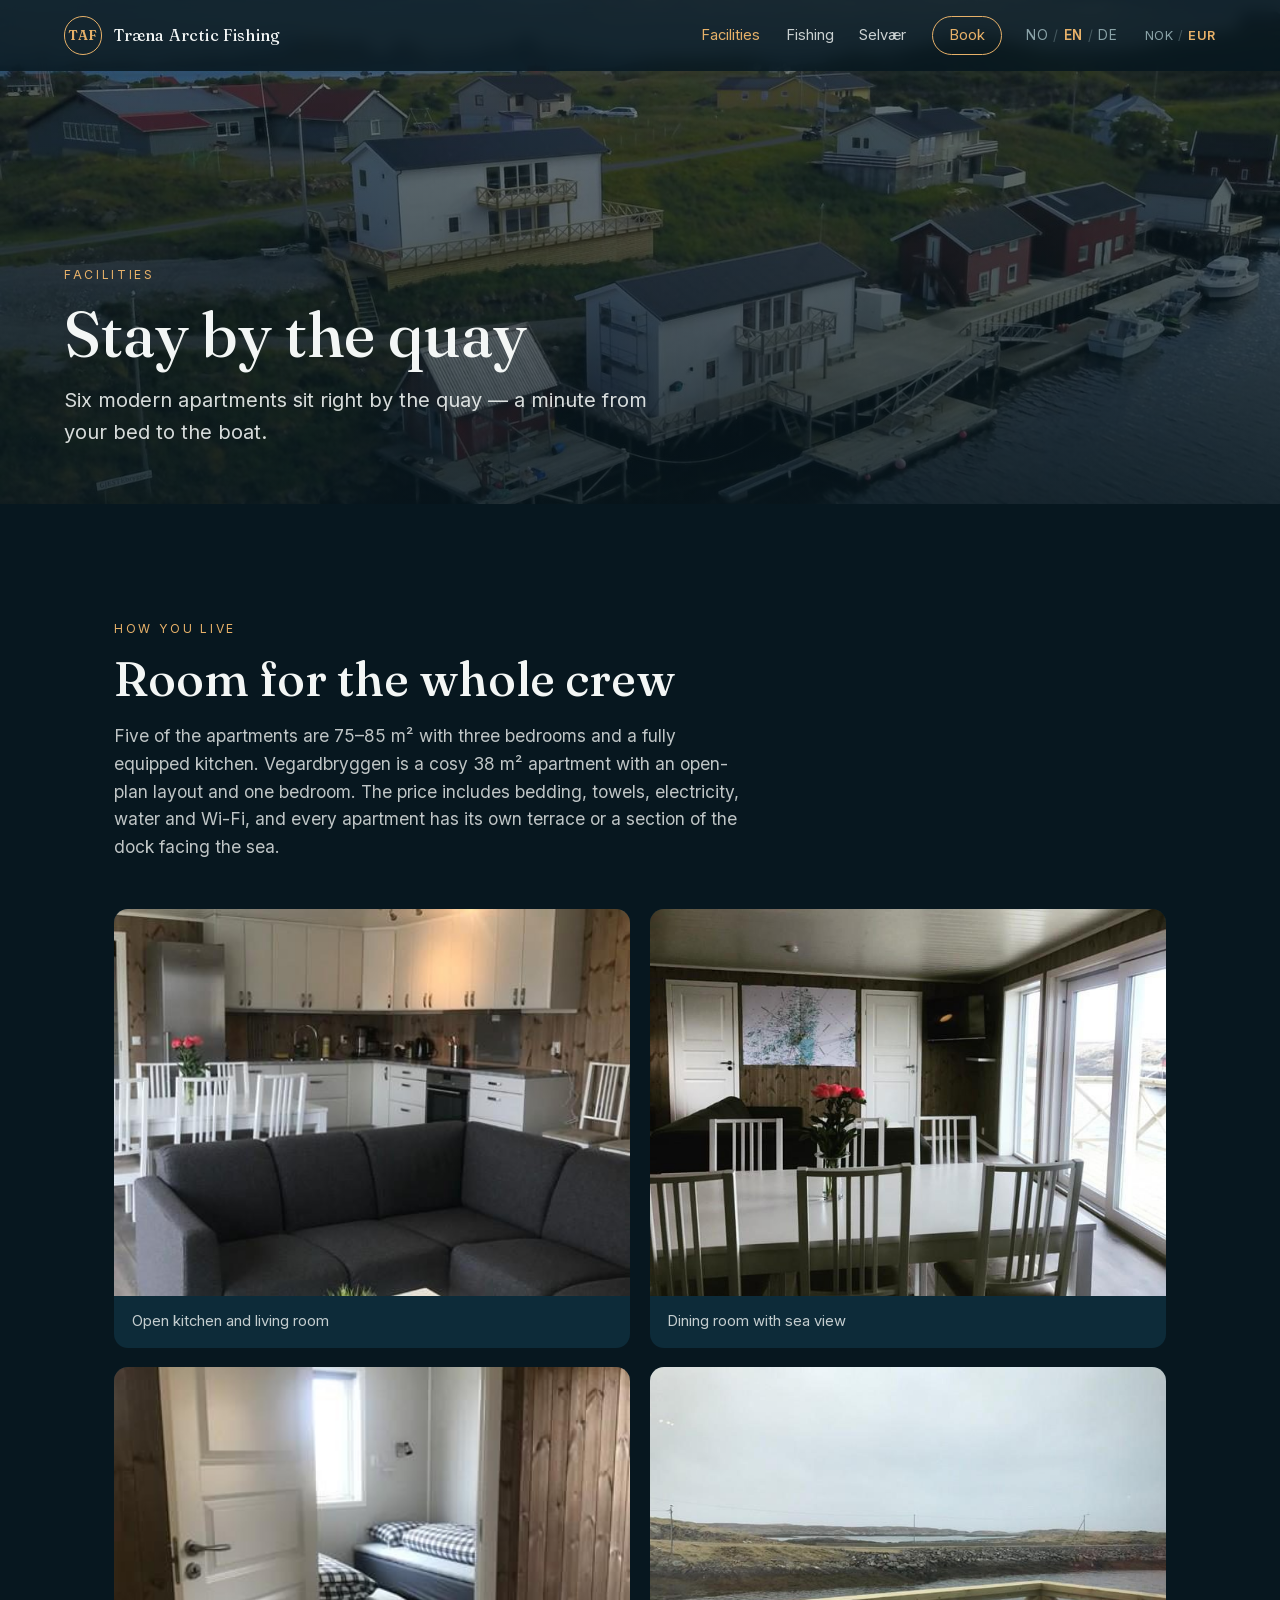
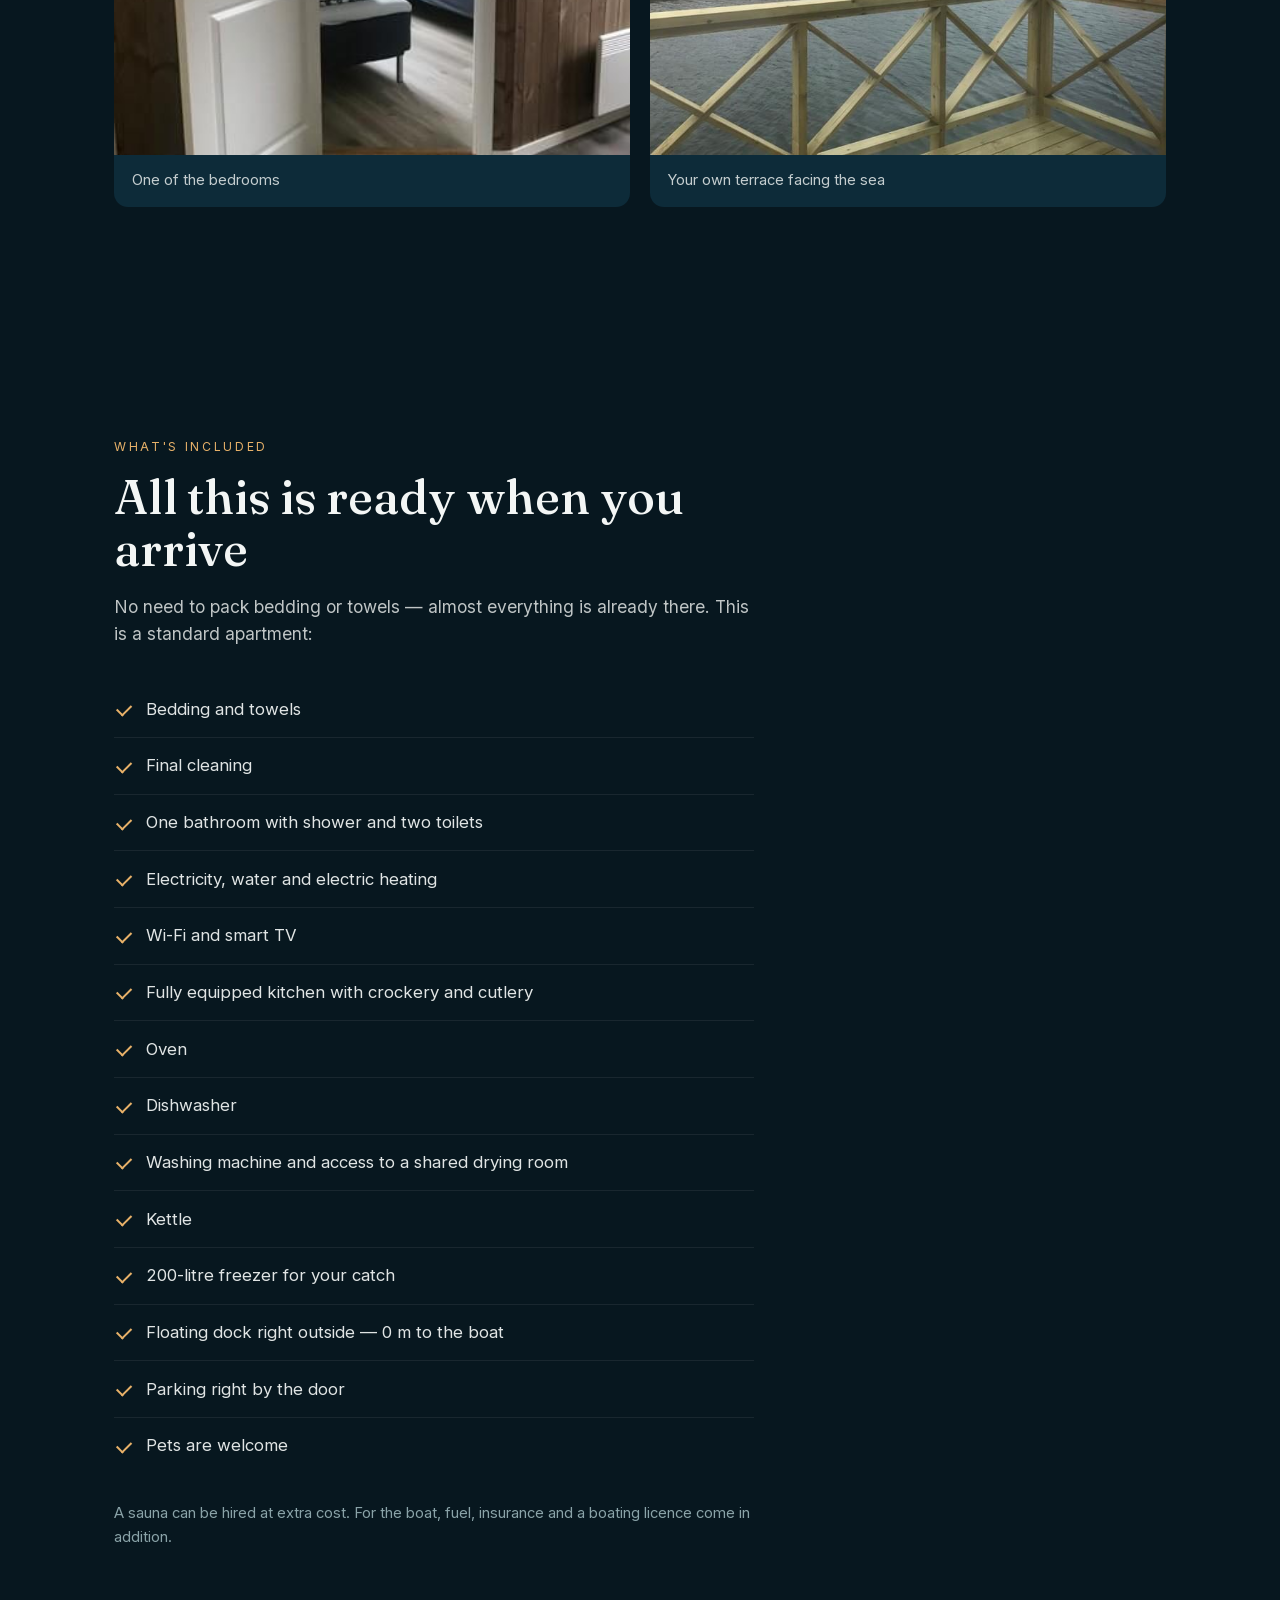
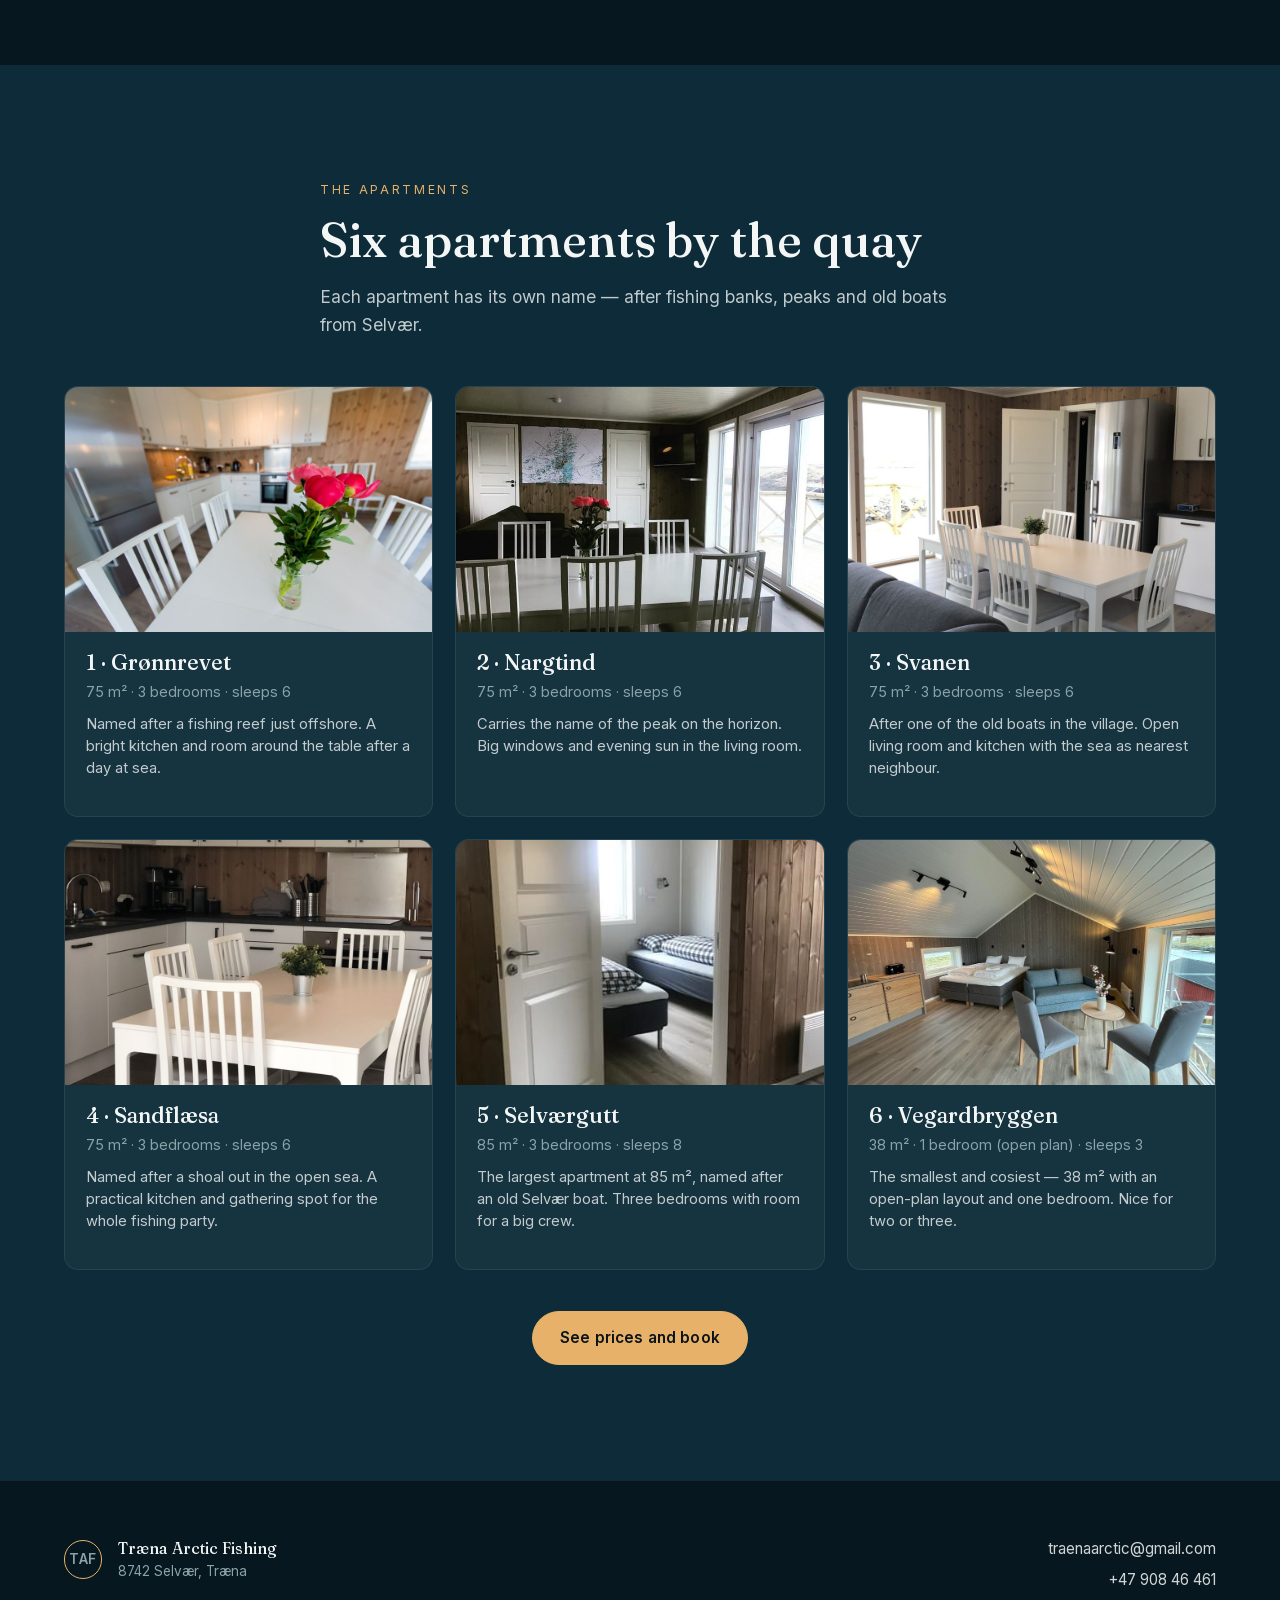
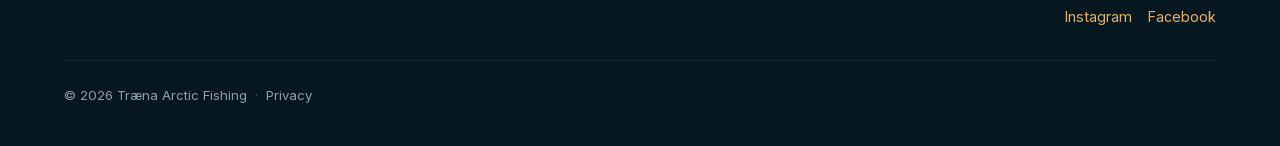
<file: facilities.html>
<!DOCTYPE html>
<html lang="no">
<head>
  <meta charset="UTF-8" />
  <meta name="viewport" content="width=device-width, initial-scale=1.0" />
  <title>Fasiliteter — Træna Arctic Fishing</title>
  <meta name="description" content="Seks moderne leiligheter ved kaia på Selvær — fullt utstyrt, rett ved båten." />
  <link rel="icon" href="/favicon.ico" sizes="32x32" />
  <link rel="icon" href="/favicon.svg" type="image/svg+xml" />
  <link rel="apple-touch-icon" href="/apple-touch-icon.png" />
  <link rel="manifest" href="/site.webmanifest" />
  <meta name="theme-color" content="#07171f" />
  <link rel="stylesheet" href="styles.css" />
</head>
<body>

  <header class="nav nav--solid" id="nav">
    <a href="index.html" class="nav__brand">
      <span class="nav__mark">TAF</span>
      <span class="nav__name">Træna Arctic Fishing</span>
    </a>
    <nav class="nav__links">
      <a href="facilities.html" class="is-current" data-no="Fasiliteter" data-en="Facilities" data-de="Ausstattung">Fasiliteter</a>
      <a href="fiske.html" data-no="Fiske" data-en="Fishing" data-de="Angeln">Fiske</a>
      <a href="index.html#selvar" data-no="Selvær" data-en="Selvær" data-de="Selvær">Selvær</a>
      <a href="booking.html" class="nav__cta" data-no="Book" data-en="Book" data-de="Buchen">Book</a>
    </nav>
    <button class="lang" id="langToggle" type="button" aria-label="Språk / Language / Sprache">
      <span class="lang__opt is-active" data-lang="no">NO</span>
      <span class="lang__sep">/</span>
      <span class="lang__opt" data-lang="en">EN</span>
      <span class="lang__sep">/</span>
      <span class="lang__opt" data-lang="de">DE</span>
    </button>
    <button class="cur" id="curToggle" type="button" aria-label="Valuta / Currency / Währung">
      <span class="cur__opt is-active" data-cur="nok">NOK</span>
      <span class="lang__sep">/</span>
      <span class="cur__opt" data-cur="eur">EUR</span>
    </button>
  </header>

  <section class="pagehero" style="background-image:linear-gradient(180deg,rgba(7,23,31,.35),rgba(7,23,31,.78)),url('images/facilities-aerial.jpg')">
    <div class="pagehero__inner">
      <p class="eyebrow" data-no="Fasiliteter" data-en="Facilities" data-de="Ausstattung">Fasiliteter</p>
      <h1 data-no="Bo ved kaia" data-en="Stay by the quay" data-de="Wohnen am Kai">Bo ved kaia</h1>
      <p class="pagehero__lead"
         data-no="Seks moderne leiligheter ligger rett ved kaia — du går fra senga til båten på et minutt."
         data-en="Six modern apartments sit right by the quay — a minute from your bed to the boat."
         data-de="Sechs moderne Wohnungen liegen direkt am Kai — eine Minute vom Bett zum Boot.">Seks moderne leiligheter ligger rett ved kaia — du går fra senga til båten på et minutt.</p>
    </div>
  </section>

  <section class="section">
    <div class="section__head">
      <p class="eyebrow" data-no="Slik bor du" data-en="How you live" data-de="So wohnen Sie">Slik bor du</p>
      <h2 data-no="Plass til hele gjengen" data-en="Room for the whole crew" data-de="Platz für die ganze Crew">Plass til hele gjengen</h2>
      <p class="section__lead"
         data-no="Fem av leilighetene er på 75–85 m² med tre soverom og fullt utstyrt kjøkken. Vegardbryggen er en koselig leilighet på 38 m² med åpen planløsning og ett soverom. Pris inkluderer sengetøy, håndklær, strøm, vann og Wi-Fi, og hver leilighet har egen terrasse eller en del av bryggen som peker mot sjøen."
         data-en="Five of the apartments are 75–85 m² with three bedrooms and a fully equipped kitchen. Vegardbryggen is a cosy 38 m² apartment with an open-plan layout and one bedroom. The price includes bedding, towels, electricity, water and Wi-Fi, and every apartment has its own terrace or a section of the dock facing the sea."
         data-de="Fünf der Wohnungen sind 75–85 m² groß, mit drei Schlafzimmern und voll ausgestatteter Küche. Vegardbryggen ist eine gemütliche 38-m²-Wohnung mit offenem Grundriss und einem Schlafzimmer. Im Preis enthalten: Bettwäsche, Handtücher, Strom, Wasser und WLAN, und jede Wohnung hat eine eigene Terrasse oder einen Teil des Stegs zum Meer.">Fem av leilighetene er på 75–85 m² med tre soverom og fullt utstyrt kjøkken. Vegardbryggen er en koselig leilighet på 38 m² med åpen planløsning og ett soverom. Pris inkluderer sengetøy, håndklær, strøm, vann og Wi-Fi, og hver leilighet har egen terrasse eller en del av bryggen som peker mot sjøen.</p>
    </div>

    <div class="photo-grid">
      <figure class="photo">
        <img src="images/apt-kitchen.jpg" alt="Kjøkken og stue" loading="lazy" />
        <figcaption data-no="Åpent kjøkken og stue" data-en="Open kitchen and living room" data-de="Offene Küche und Wohnzimmer">Åpent kjøkken og stue</figcaption>
      </figure>
      <figure class="photo">
        <img src="images/apt-dining.jpg" alt="Spisestue med havutsikt" loading="lazy" />
        <figcaption data-no="Spisestue med havutsikt" data-en="Dining room with sea view" data-de="Esszimmer mit Meerblick">Spisestue med havutsikt</figcaption>
      </figure>
      <figure class="photo">
        <img src="images/apt-bedroom.jpg" alt="Et av soverommene" loading="lazy" />
        <figcaption data-no="Et av soverommene" data-en="One of the bedrooms" data-de="Eines der Schlafzimmer">Et av soverommene</figcaption>
      </figure>
      <figure class="photo">
        <img src="images/apt-balcony.jpg" alt="Egen terrasse mot sjøen" loading="lazy" />
        <figcaption data-no="Egen terrasse mot sjøen" data-en="Your own terrace facing the sea" data-de="Eigene Terrasse zum Meer">Egen terrasse mot sjøen</figcaption>
      </figure>
    </div>
  </section>

  <section class="section" id="inkludert">
    <div class="section__head">
      <p class="eyebrow" data-no="Dette følger med" data-en="What's included" data-de="Inklusive">Dette følger med</p>
      <h2 data-no="Alt dette står klart når du kommer" data-en="All this is ready when you arrive" data-de="Das alles steht bei Ankunft bereit">Alt dette står klart når du kommer</h2>
      <p class="section__lead"
         data-no="Du trenger ikke ta med sengetøy eller håndklær — det aller meste står klart i leiligheten. Slik er en standard leilighet:"
         data-en="No need to pack bedding or towels — almost everything is already there. This is a standard apartment:"
         data-de="Sie müssen weder Bettwäsche noch Handtücher mitbringen — fast alles ist schon da. So ist eine Standardwohnung ausgestattet:">Du trenger ikke ta med sengetøy eller håndklær — det aller meste står klart i leiligheten. Slik er en standard leilighet:</p>
    </div>
    <ul class="includes-list">
      <li data-no="Sengetøy og håndklær" data-en="Bedding and towels" data-de="Bettwäsche und Handtücher">Sengetøy og håndklær</li>
      <li data-no="Sluttrengjøring" data-en="Final cleaning" data-de="Endreinigung">Sluttrengjøring</li>
      <li data-no="Ett bad med dusj og to toaletter" data-en="One bathroom with shower and two toilets" data-de="Ein Badezimmer mit Dusche und zwei Toiletten">Ett bad med dusj og to toaletter</li>
      <li data-no="Strøm, vann og elektrisk oppvarming" data-en="Electricity, water and electric heating" data-de="Strom, Wasser und Elektroheizung">Strøm, vann og elektrisk oppvarming</li>
      <li data-no="Wi-Fi og smart-TV" data-en="Wi-Fi and smart TV" data-de="WLAN und Smart-TV">Wi-Fi og smart-TV</li>
      <li data-no="Fullt utstyrt kjøkken med servise og bestikk" data-en="Fully equipped kitchen with crockery and cutlery" data-de="Voll ausgestattete Küche mit Geschirr und Besteck">Fullt utstyrt kjøkken med servise og bestikk</li>
      <li data-no="Ovn" data-en="Oven" data-de="Backofen">Ovn</li>
      <li data-no="Oppvaskmaskin" data-en="Dishwasher" data-de="Geschirrspüler">Oppvaskmaskin</li>
      <li data-no="Vaskemaskin og tilgang til delt tørkerom" data-en="Washing machine and access to a shared drying room" data-de="Waschmaschine und Zugang zum gemeinsamen Trockenraum">Vaskemaskin og tilgang til delt tørkerom</li>
      <li data-no="Vannkoker" data-en="Kettle" data-de="Wasserkocher">Vannkoker</li>
      <li data-no="Fryser på 200 liter til fangsten" data-en="200-litre freezer for your catch" data-de="200-Liter-Gefrierschrank für den Fang">Fryser på 200 liter til fangsten</li>
      <li data-no="Flytebrygge rett utenfor — 0 meter til båten" data-en="Floating dock right outside — 0 m to the boat" data-de="Schwimmsteg direkt davor — 0 m zum Boot">Flytebrygge rett utenfor — 0 meter til båten</li>
      <li data-no="Parkering rett ved døra" data-en="Parking right by the door" data-de="Parkplatz direkt an der Tür">Parkering rett ved døra</li>
      <li data-no="Dyr er tillatt" data-en="Pets are welcome" data-de="Haustiere willkommen">Dyr er tillatt</li>
    </ul>
    <p class="includes-note"
       data-no="Badstu kan leies mot et tillegg. Til båten kommer drivstoff, båtforsikring og båtførerbevis i tillegg."
       data-en="A sauna can be hired at extra cost. For the boat, fuel, insurance and a boating licence come in addition."
       data-de="Eine Sauna kann gegen Aufpreis gemietet werden. Für das Boot kommen Treibstoff, Versicherung und Bootsführerschein hinzu.">Badstu kan leies mot et tillegg. Til båten kommer drivstoff, båtforsikring og båtførerbevis i tillegg.</p>
  </section>

  <section class="section section--alt">
    <div class="section__head">
      <p class="eyebrow" data-no="Leilighetene" data-en="The apartments" data-de="Die Wohnungen">Leilighetene</p>
      <h2 data-no="Seks leiligheter ved kaia" data-en="Six apartments by the quay" data-de="Sechs Wohnungen am Kai">Seks leiligheter ved kaia</h2>
      <p class="section__lead"
         data-no="Hver leilighet har sitt eget navn — etter fiskebanker, fjelltopper og gamle båter fra Selvær."
         data-en="Each apartment has its own name — after fishing banks, peaks and old boats from Selvær."
         data-de="Jede Wohnung hat ihren eigenen Namen — nach Fischbänken, Gipfeln und alten Booten aus Selvær.">Hver leilighet har sitt eget navn — etter fiskebanker, fjelltopper og gamle båter fra Selvær.</p>
    </div>
    <div class="units">
      <article class="unit">
        <div class="unit__img" style="background-image:url('images/apt-gronnrevet.jpg')" role="img" aria-label="Grønnrevet"></div>
        <div class="unit__body">
          <h3>1 · Grønnrevet</h3>
          <p class="unit__meta" data-no="75 m² · 3 soverom · inntil 6 personer" data-en="75 m² · 3 bedrooms · sleeps 6" data-de="75 m² · 3 Schlafzimmer · bis zu 6 Personen">75 m² · 3 soverom · inntil 6 personer</p>
          <p class="unit__desc" data-no="Oppkalt etter et fiskegrunne rett utenfor. Lyst kjøkken og god plass rundt bordet etter en dag på havet." data-en="Named after a fishing reef just offshore. A bright kitchen and room around the table after a day at sea." data-de="Benannt nach einem Fischriff direkt vor der Küste. Helle Küche und viel Platz am Tisch nach einem Tag auf See.">Oppkalt etter et fiskegrunne rett utenfor. Lyst kjøkken og god plass rundt bordet etter en dag på havet.</p>
        </div>
      </article>
      <article class="unit">
        <div class="unit__img" style="background-image:url('images/apt-nargtind.jpg')" role="img" aria-label="Nargtind"></div>
        <div class="unit__body">
          <h3>2 · Nargtind</h3>
          <p class="unit__meta" data-no="75 m² · 3 soverom · inntil 6 personer" data-en="75 m² · 3 bedrooms · sleeps 6" data-de="75 m² · 3 Schlafzimmer · bis zu 6 Personen">75 m² · 3 soverom · inntil 6 personer</p>
          <p class="unit__desc" data-no="Bærer navnet til fjelltoppen i horisonten. Store vinduer og kveldssol inn i stua." data-en="Carries the name of the peak on the horizon. Big windows and evening sun in the living room." data-de="Trägt den Namen des Gipfels am Horizont. Große Fenster und Abendsonne im Wohnzimmer.">Bærer navnet til fjelltoppen i horisonten. Store vinduer og kveldssol inn i stua.</p>
        </div>
      </article>
      <article class="unit">
        <div class="unit__img" style="background-image:url('images/apt-svanen.jpg')" role="img" aria-label="Svanen"></div>
        <div class="unit__body">
          <h3>3 · Svanen</h3>
          <p class="unit__meta" data-no="75 m² · 3 soverom · inntil 6 personer" data-en="75 m² · 3 bedrooms · sleeps 6" data-de="75 m² · 3 Schlafzimmer · bis zu 6 Personen">75 m² · 3 soverom · inntil 6 personer</p>
          <p class="unit__desc" data-no="Etter en av de gamle båtene i været. Åpen stue og kjøkken med sjøen som nærmeste nabo." data-en="After one of the old boats in the village. Open living room and kitchen with the sea as nearest neighbour." data-de="Nach einem der alten Boote im Ort. Offenes Wohnzimmer und Küche mit dem Meer als nächstem Nachbarn.">Etter en av de gamle båtene i været. Åpen stue og kjøkken med sjøen som nærmeste nabo.</p>
        </div>
      </article>
      <article class="unit">
        <div class="unit__img" style="background-image:url('images/apt-sandflaesa.jpg')" role="img" aria-label="Sandflæsa"></div>
        <div class="unit__body">
          <h3>4 · Sandflæsa</h3>
          <p class="unit__meta" data-no="75 m² · 3 soverom · inntil 6 personer" data-en="75 m² · 3 bedrooms · sleeps 6" data-de="75 m² · 3 Schlafzimmer · bis zu 6 Personen">75 m² · 3 soverom · inntil 6 personer</p>
          <p class="unit__desc" data-no="Navn fra en grunne i havgapet. Praktisk kjøkken og samlingssted for hele fiskefølget." data-en="Named after a shoal out in the open sea. A practical kitchen and gathering spot for the whole fishing party." data-de="Benannt nach einer Untiefe draußen im offenen Meer. Praktische Küche und Treffpunkt für die ganze Angeltruppe.">Navn fra en grunne i havgapet. Praktisk kjøkken og samlingssted for hele fiskefølget.</p>
        </div>
      </article>
      <article class="unit">
        <div class="unit__img" style="background-image:url('images/apt-selvaergutt.jpg')" role="img" aria-label="Selværgutt"></div>
        <div class="unit__body">
          <h3>5 · Selværgutt</h3>
          <p class="unit__meta" data-no="85 m² · 3 soverom · inntil 8 personer" data-en="85 m² · 3 bedrooms · sleeps 8" data-de="85 m² · 3 Schlafzimmer · bis zu 8 Personen">85 m² · 3 soverom · inntil 8 personer</p>
          <p class="unit__desc" data-no="Den største leiligheten på 85 m², oppkalt etter en gammel selværbåt. Tre soverom med plass til et stort lag." data-en="The largest apartment at 85 m², named after an old Selvær boat. Three bedrooms with room for a big crew." data-de="Die größte Wohnung mit 85 m², benannt nach einem alten Selvær-Boot. Drei Schlafzimmer mit Platz für eine große Crew.">Den største leiligheten på 85 m², oppkalt etter en gammel selværbåt. Tre soverom med plass til et stort lag.</p>
        </div>
      </article>
      <article class="unit">
        <div class="unit__img" style="background-image:url('images/apt-vegardbryggen.jpg')" role="img" aria-label="Vegardbryggen"></div>
        <div class="unit__body">
          <h3>6 · Vegardbryggen</h3>
          <p class="unit__meta" data-no="38 m² · 1 soverom (åpen plan) · inntil 3 personer" data-en="38 m² · 1 bedroom (open plan) · sleeps 3" data-de="38 m² · 1 Schlafzimmer (offener Grundriss) · bis zu 3 Personen">38 m² · 1 soverom (åpen plan) · inntil 3 personer</p>
          <p class="unit__desc" data-no="Den minste og koseligste — 38 m² med åpen planløsning og ett soverom. Fin for to–tre." data-en="The smallest and cosiest — 38 m² with an open-plan layout and one bedroom. Nice for two or three." data-de="Die kleinste und gemütlichste — 38 m² mit offenem Grundriss und einem Schlafzimmer. Schön für zwei bis drei.">Den minste og koseligste — 38 m² med åpen planløsning og ett soverom. Fin for to–tre.</p>
        </div>
      </article>
    </div>

    <div class="section__cta">
      <a href="booking.html" class="btn btn--gold" data-no="Se priser og book" data-en="See prices and book" data-de="Preise ansehen und buchen">Se priser og book</a>
    </div>
  </section>

  <footer class="footer">
    <div class="footer__brand">
      <span class="nav__mark">TAF</span>
      <p>Træna Arctic Fishing<br /><span>8742 Selvær, Træna</span></p>
    </div>
    <div class="footer__contact">
      <a href="mailto:traenaarctic@gmail.com">traenaarctic@gmail.com</a>
      <a href="tel:+4790846461">+47 908 46 461</a>
      <div class="footer__social">
        <a href="https://www.instagram.com/traenaarcticfishing/" target="_blank" rel="noopener">Instagram</a>
        <a href="https://www.facebook.com/trenaarcticfishing/" target="_blank" rel="noopener">Facebook</a>
      </div>
    </div>
    <p class="footer__legal">© <span id="year"></span> Træna Arctic Fishing<span class="sep">·</span><a href="personvern.html" data-no="Personvern" data-en="Privacy" data-de="Datenschutz">Personvern</a></p>
  </footer>

  <script src="script.js"></script>
</body>
</html>
</file>
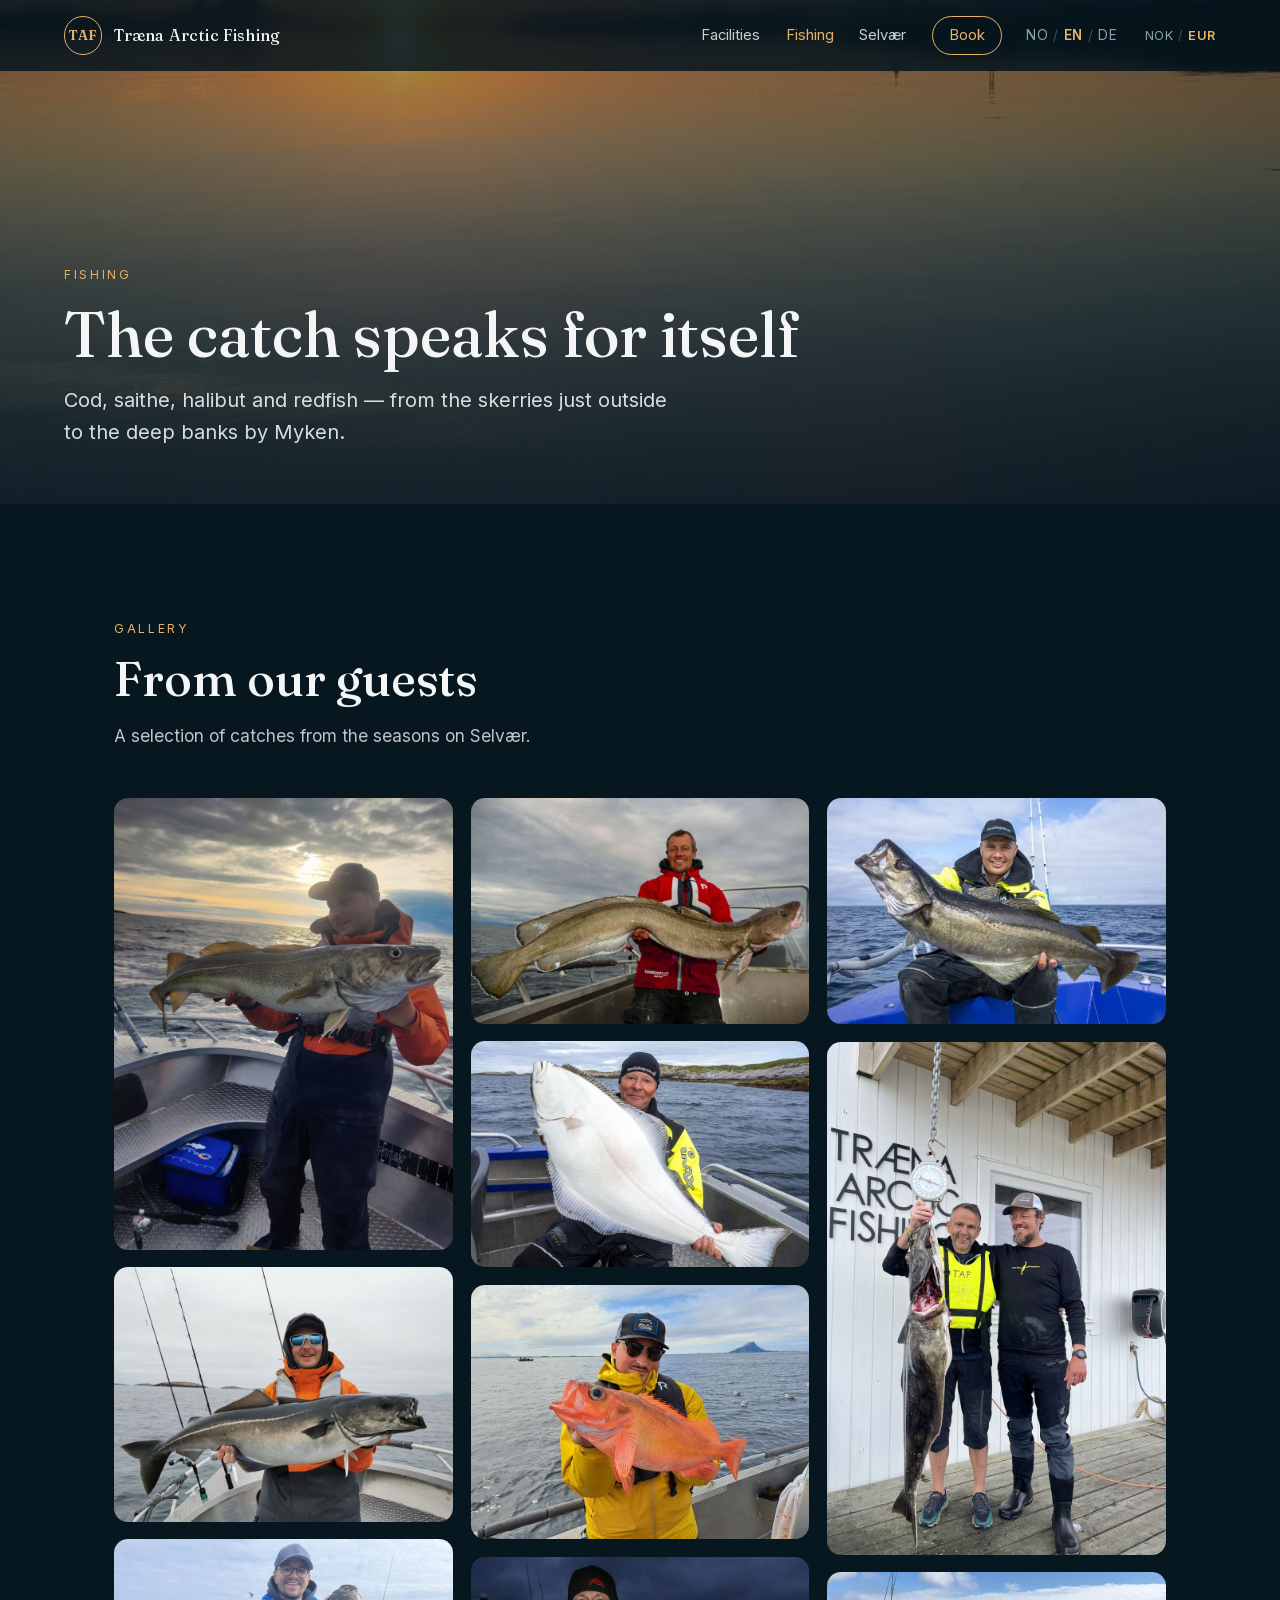
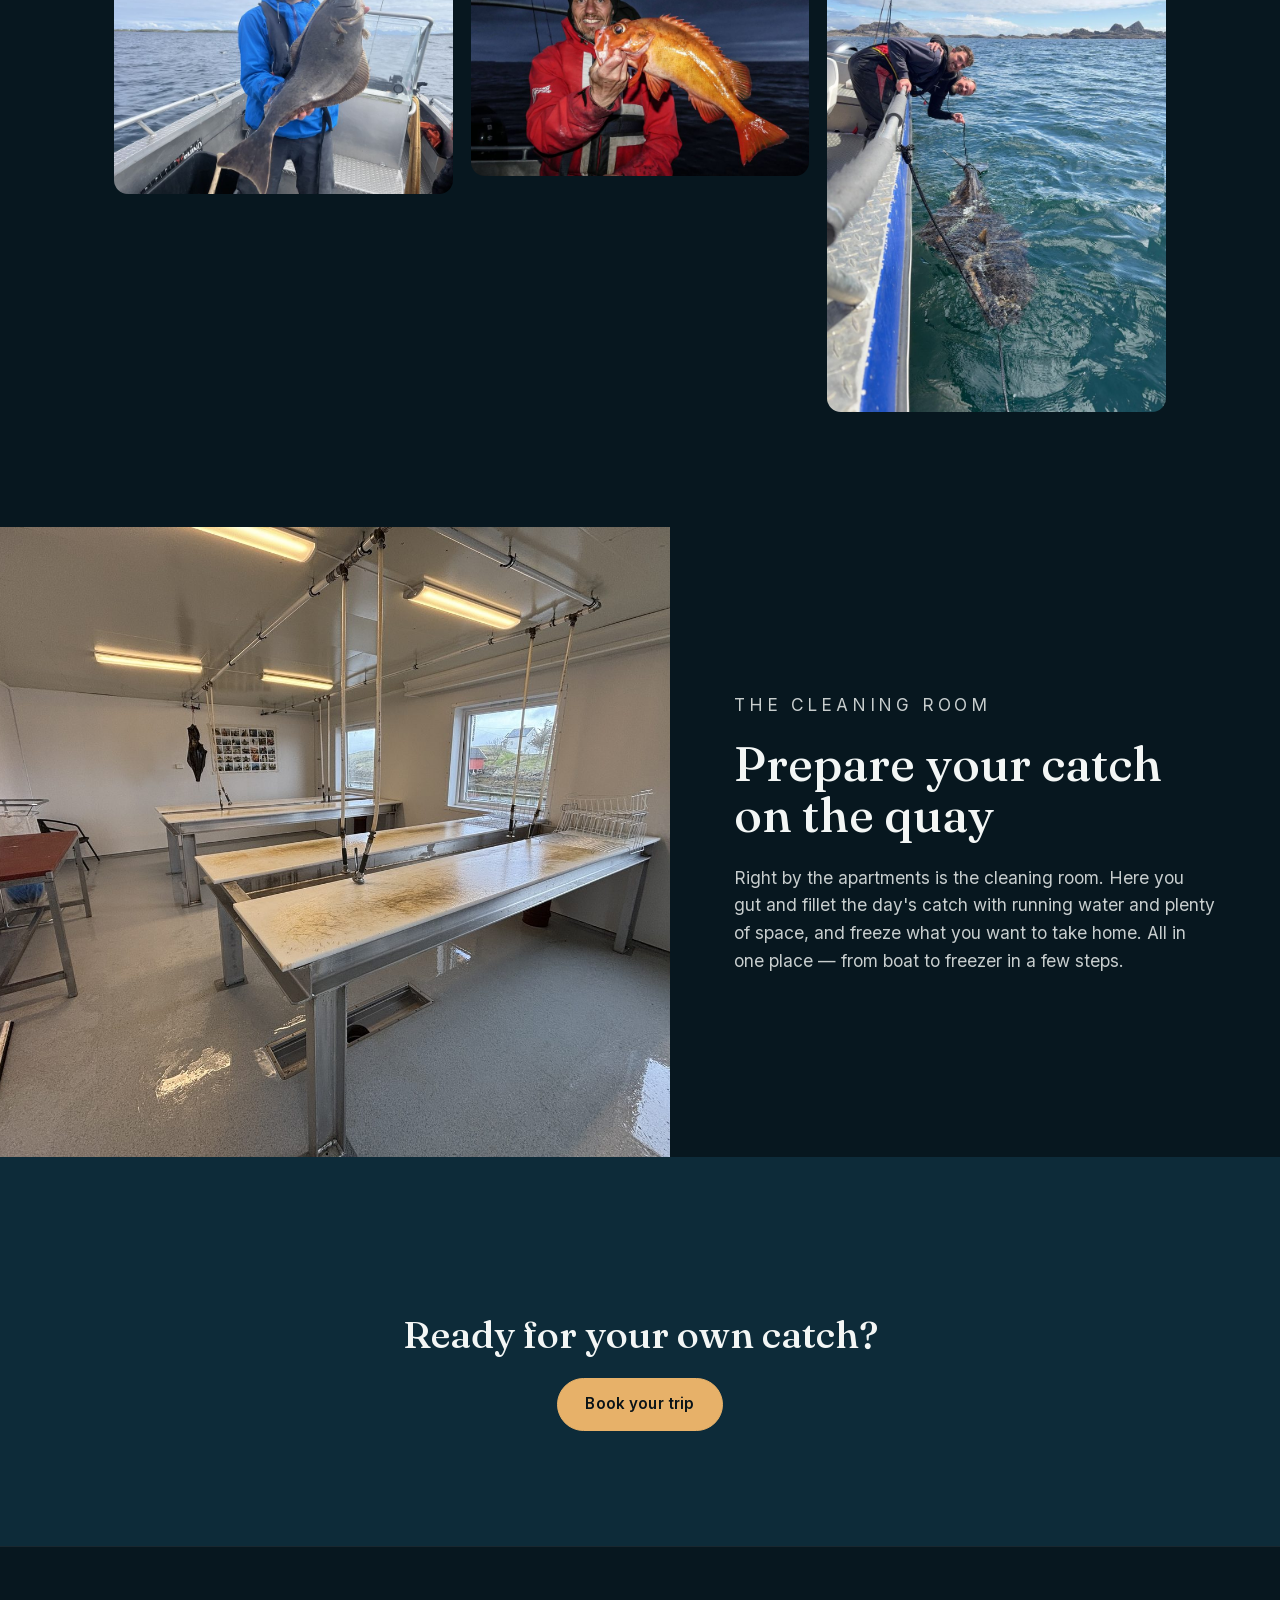
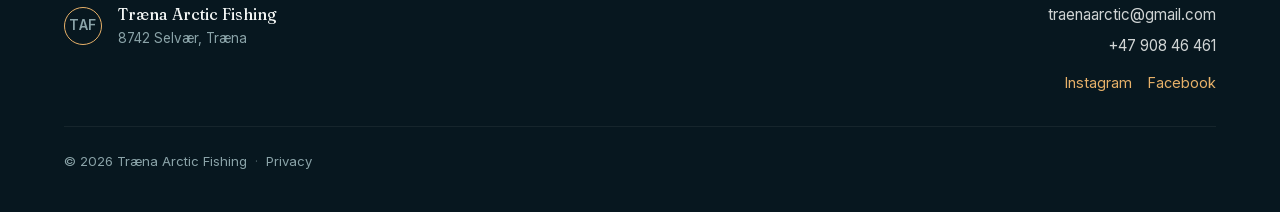
<file: fiske.html>
<!DOCTYPE html>
<html lang="no">
<head>
  <meta charset="UTF-8" />
  <meta name="viewport" content="width=device-width, initial-scale=1.0" />
  <title>Fiske — Træna Arctic Fishing</title>
  <meta name="description" content="Fangstbilder fra Selvær — torsk, sei, kveite og uer — og sløyerommet ved kaia. Noen av Norges beste fiskeplasser." />
  <link rel="icon" href="/favicon.ico" sizes="32x32" />
  <link rel="icon" href="/favicon.svg" type="image/svg+xml" />
  <link rel="apple-touch-icon" href="/apple-touch-icon.png" />
  <link rel="manifest" href="/site.webmanifest" />
  <meta name="theme-color" content="#07171f" />
  <link rel="stylesheet" href="styles.css" />
</head>
<body>

  <header class="nav nav--solid" id="nav">
    <a href="index.html" class="nav__brand">
      <span class="nav__mark">TAF</span>
      <span class="nav__name">Træna Arctic Fishing</span>
    </a>
    <nav class="nav__links">
      <a href="facilities.html" data-no="Fasiliteter" data-en="Facilities" data-de="Ausstattung">Fasiliteter</a>
      <a href="fiske.html" class="is-current" data-no="Fiske" data-en="Fishing" data-de="Angeln">Fiske</a>
      <a href="index.html#selvar" data-no="Selvær" data-en="Selvær" data-de="Selvær">Selvær</a>
      <a href="booking.html" class="nav__cta" data-no="Book" data-en="Book" data-de="Buchen">Book</a>
    </nav>
    <button class="lang" id="langToggle" type="button" aria-label="Språk / Language / Sprache">
      <span class="lang__opt is-active" data-lang="no">NO</span>
      <span class="lang__sep">/</span>
      <span class="lang__opt" data-lang="en">EN</span>
      <span class="lang__sep">/</span>
      <span class="lang__opt" data-lang="de">DE</span>
    </button>
    <button class="cur" id="curToggle" type="button" aria-label="Valuta / Currency / Währung">
      <span class="cur__opt is-active" data-cur="nok">NOK</span>
      <span class="lang__sep">/</span>
      <span class="cur__opt" data-cur="eur">EUR</span>
    </button>
  </header>

  <section class="pagehero" style="background-image:linear-gradient(180deg,rgba(7,23,31,.30),rgba(7,23,31,.72)),url('images/hero.jpg')">
    <div class="pagehero__inner">
      <p class="eyebrow" data-no="Fiske" data-en="Fishing" data-de="Angeln">Fiske</p>
      <h1 data-no="Fangsten taler for seg" data-en="The catch speaks for itself" data-de="Der Fang spricht für sich">Fangsten taler for seg</h1>
      <p class="pagehero__lead"
         data-no="Torsk, sei, kveite og uer — fra holmene rett utenfor til de dype bankene ved Myken."
         data-en="Cod, saithe, halibut and redfish — from the skerries just outside to the deep banks by Myken."
         data-de="Dorsch, Seelachs, Heilbutt und Rotbarsch — von den Schären direkt vor der Tür bis zu den tiefen Bänken bei Myken.">Torsk, sei, kveite og uer — fra holmene rett utenfor til de dype bankene ved Myken.</p>
    </div>
  </section>

  <section class="section">
    <div class="section__head">
      <p class="eyebrow" data-no="Galleri" data-en="Gallery" data-de="Galerie">Galleri</p>
      <h2 data-no="Fra våre gjester" data-en="From our guests" data-de="Von unseren Gästen">Fra våre gjester</h2>
      <p class="section__lead"
         data-no="Et utvalg fangst fra sesongene på Selvær."
         data-en="A selection of catches from the seasons on Selvær."
         data-de="Eine Auswahl an Fängen aus den Saisons auf Selvær.">Et utvalg fangst fra sesongene på Selvær.</p>
    </div>

    <div class="catch-grid">
      <img src="images/catch1.jpg" alt="Torsk" loading="lazy" />
      <img src="images/catch2.jpg" alt="Sei" loading="lazy" />
      <img src="images/catch3.jpg" alt="Kveite" loading="lazy" />
      <img src="images/catch10.jpg" alt="Lange" loading="lazy" />
      <img src="images/catch5.jpg" alt="Kveite" loading="lazy" />
      <img src="images/catch4.jpg" alt="Uer" loading="lazy" />
      <img src="images/catch7.jpg" alt="Uer" loading="lazy" />
      <img src="images/catch8.jpg" alt="Sei" loading="lazy" />
      <img src="images/catch9.jpg" alt="Fangst veies ved Træna Arctic Fishing" loading="lazy" />
      <img src="images/catch6.jpg" alt="Kveite" loading="lazy" />
    </div>
  </section>

  <!-- ============ GUTTING ROOM ============ -->
  <section class="feature feature--reverse" id="sloyerom">
    <div class="feature__panel">
      <p class="eyebrow" data-no="Sløyerommet" data-en="The cleaning room" data-de="Der Schlachtraum">Sløyerommet</p>
      <h2 data-no="Gjør opp fangsten ved kaia" data-en="Prepare your catch on the quay" data-de="Verarbeiten Sie den Fang am Kai">Gjør opp fangsten ved kaia</h2>
      <p data-no="Rett ved leilighetene ligger sløyerommet. Her sløyer og fileterer du dagens fangst med rennende vann og god plass, og fryser ned det du vil ta med hjem. Alt på ett sted — fra båt til fryser på noen få steg."
         data-en="Right by the apartments is the cleaning room. Here you gut and fillet the day's catch with running water and plenty of space, and freeze what you want to take home. All in one place — from boat to freezer in a few steps."
         data-de="Direkt bei den Wohnungen liegt der Schlachtraum. Hier nehmen Sie den Tagesfang aus und filetieren ihn mit fließendem Wasser und viel Platz und frieren ein, was Sie mit nach Hause nehmen möchten. Alles an einem Ort — vom Boot zur Tiefkühltruhe in wenigen Schritten.">Rett ved leilighetene ligger sløyerommet. Her sløyer og fileterer du dagens fangst med rennende vann og god plass, og fryser ned det du vil ta med hjem. Alt på ett sted — fra båt til fryser på noen få steg.</p>
    </div>
    <div class="feature__media" style="background-image:url('images/sloyerom.jpg')" role="img"
         aria-label="Sløyerommet med rustfrie benker"></div>
  </section>

  <section class="section section--alt">
    <div class="section__cta section__cta--wide">
      <h2 data-no="Klar for din egen fangst?" data-en="Ready for your own catch?" data-de="Bereit für Ihren eigenen Fang?">Klar for din egen fangst?</h2>
      <a href="booking.html" class="btn btn--gold" data-no="Book din reise" data-en="Book your trip" data-de="Reise buchen">Book din reise</a>
    </div>
  </section>

  <footer class="footer">
    <div class="footer__brand">
      <span class="nav__mark">TAF</span>
      <p>Træna Arctic Fishing<br /><span>8742 Selvær, Træna</span></p>
    </div>
    <div class="footer__contact">
      <a href="mailto:traenaarctic@gmail.com">traenaarctic@gmail.com</a>
      <a href="tel:+4790846461">+47 908 46 461</a>
      <div class="footer__social">
        <a href="https://www.instagram.com/traenaarcticfishing/" target="_blank" rel="noopener">Instagram</a>
        <a href="https://www.facebook.com/trenaarcticfishing/" target="_blank" rel="noopener">Facebook</a>
      </div>
    </div>
    <p class="footer__legal">© <span id="year"></span> Træna Arctic Fishing<span class="sep">·</span><a href="personvern.html" data-no="Personvern" data-en="Privacy" data-de="Datenschutz">Personvern</a></p>
  </footer>

  <script src="script.js"></script>
</body>
</html>
</file>
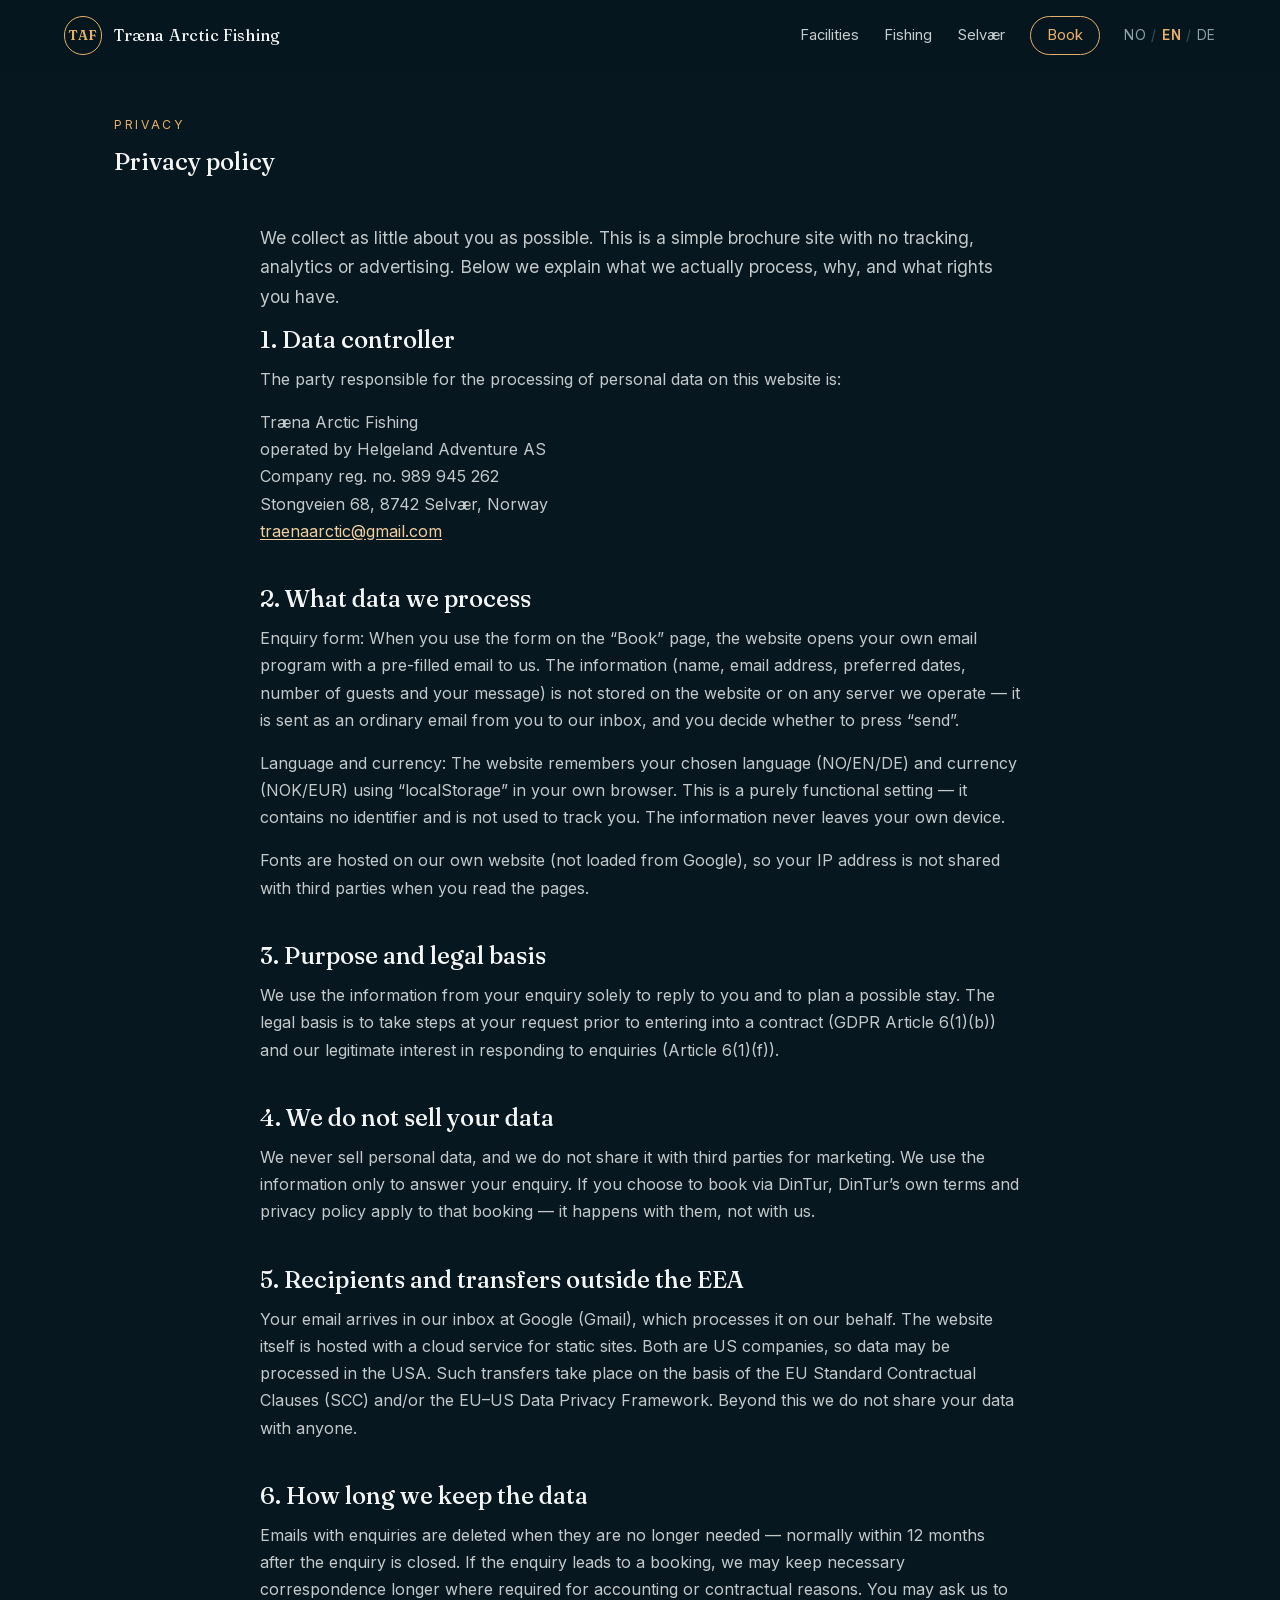
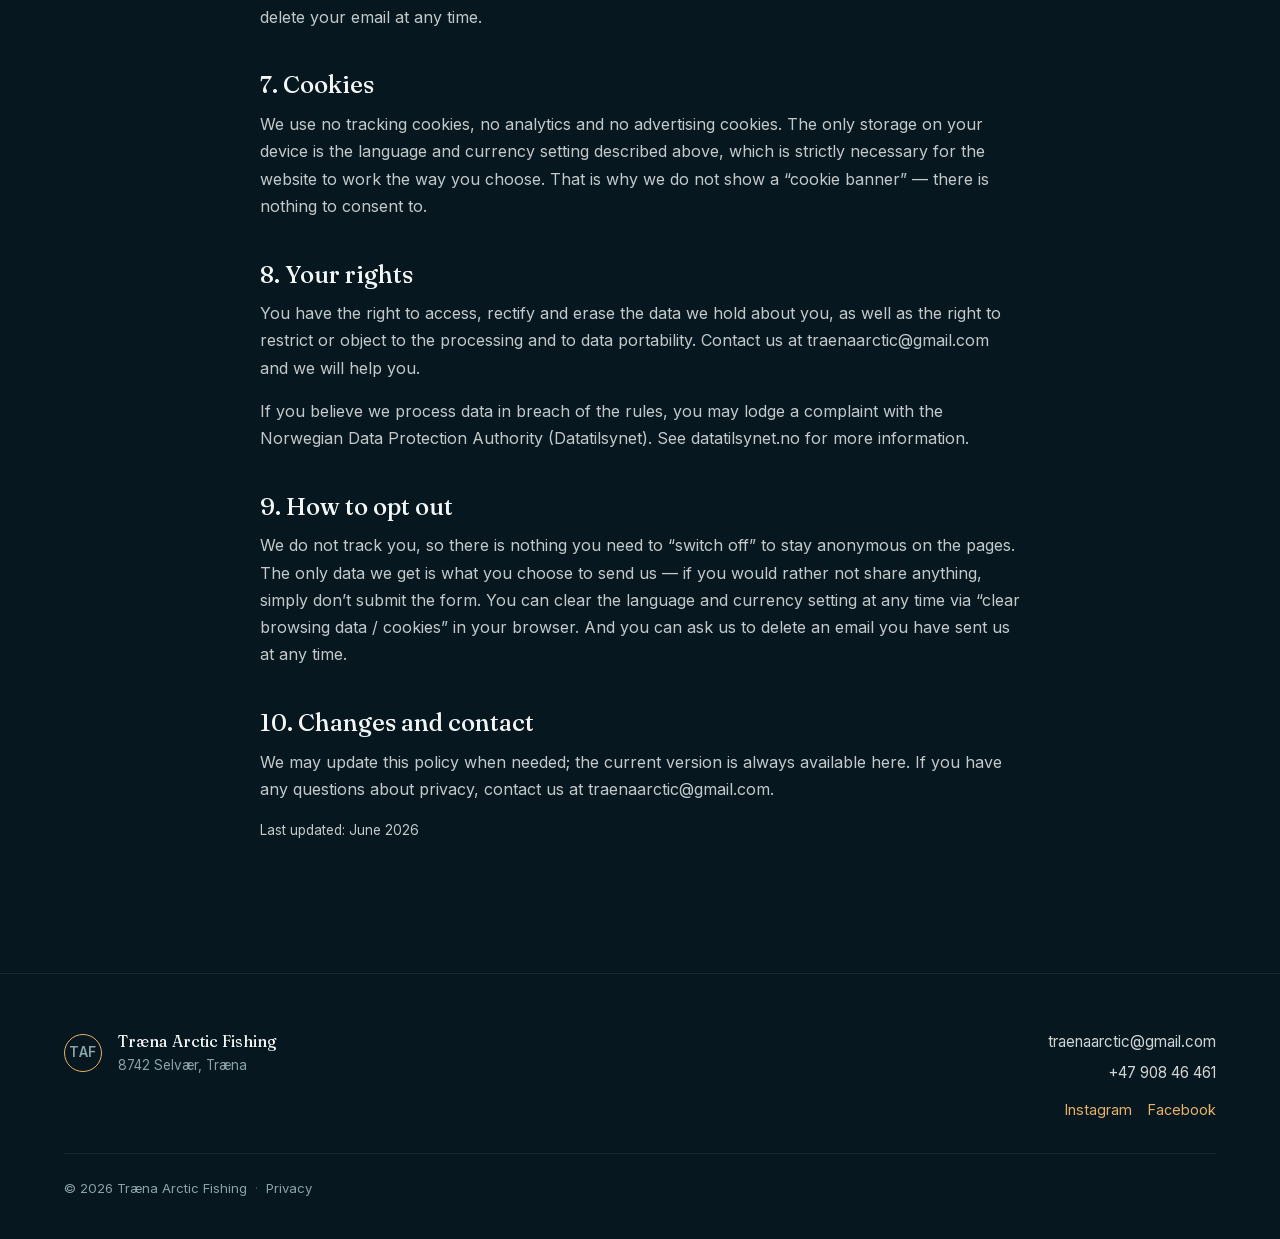
<file: personvern.html>
<!DOCTYPE html>
<html lang="no">
<head>
  <meta charset="UTF-8" />
  <meta name="viewport" content="width=device-width, initial-scale=1.0" />
  <title data-no="Personvern — Træna Arctic Fishing" data-en="Privacy — Træna Arctic Fishing" data-de="Datenschutz — Træna Arctic Fishing">Personvern — Træna Arctic Fishing</title>
  <meta name="description" content="Personvernerklæring for Træna Arctic Fishing — hvilke opplysninger vi behandler, hvorfor, og dine rettigheter." />
  <meta name="robots" content="index,follow" />
  <link rel="icon" href="/favicon.ico" sizes="32x32" />
  <link rel="icon" href="/favicon.svg" type="image/svg+xml" />
  <link rel="apple-touch-icon" href="/apple-touch-icon.png" />
  <link rel="manifest" href="/site.webmanifest" />
  <meta name="theme-color" content="#07171f" />
  <link rel="stylesheet" href="styles.css" />
</head>
<body>

  <header class="nav nav--solid" id="nav">
    <a href="index.html" class="nav__brand">
      <span class="nav__mark">TAF</span>
      <span class="nav__name">Træna Arctic Fishing</span>
    </a>
    <nav class="nav__links">
      <a href="facilities.html" data-no="Fasiliteter" data-en="Facilities" data-de="Ausstattung">Fasiliteter</a>
      <a href="fiske.html" data-no="Fiske" data-en="Fishing" data-de="Angeln">Fiske</a>
      <a href="index.html#selvar" data-no="Selvær" data-en="Selvær" data-de="Selvær">Selvær</a>
      <a href="booking.html" class="nav__cta" data-no="Book" data-en="Book" data-de="Buchen">Book</a>
    </nav>
    <button class="lang" id="langToggle" type="button" aria-label="Språk / Language / Sprache">
      <span class="lang__opt is-active" data-lang="no">NO</span>
      <span class="lang__sep">/</span>
      <span class="lang__opt" data-lang="en">EN</span>
      <span class="lang__sep">/</span>
      <span class="lang__opt" data-lang="de">DE</span>
    </button>
  </header>

  <section class="section">
    <div class="section__head">
      <p class="eyebrow" data-no="Personvern" data-en="Privacy" data-de="Datenschutz">Personvern</p>
      <h1 data-no="Personvernerklæring" data-en="Privacy policy" data-de="Datenschutzerklärung">Personvernerklæring</h1>
    </div>

    <div class="legal">
      <p class="legal__lead"
         data-no="Vi samler inn så lite som mulig om deg. Denne siden er en enkel brosjyreside uten sporing, analyseverktøy eller reklame. Nedenfor forklarer vi hva vi faktisk behandler, hvorfor, og hvilke rettigheter du har."
         data-en="We collect as little about you as possible. This is a simple brochure site with no tracking, analytics or advertising. Below we explain what we actually process, why, and what rights you have."
         data-de="Wir erfassen so wenig wie möglich über Sie. Dies ist eine einfache Broschüren-Website ohne Tracking, Analyse-Tools oder Werbung. Im Folgenden erklären wir, was wir tatsächlich verarbeiten, warum und welche Rechte Sie haben.">Vi samler inn så lite som mulig om deg. Denne siden er en enkel brosjyreside uten sporing, analyseverktøy eller reklame. Nedenfor forklarer vi hva vi faktisk behandler, hvorfor, og hvilke rettigheter du har.</p>

      <!-- 1. Controller -->
      <h2 data-no="1. Behandlingsansvarlig" data-en="1. Data controller" data-de="1. Verantwortlicher">1. Behandlingsansvarlig</h2>
      <p data-no="Den som er ansvarlig for behandlingen av personopplysninger på denne nettsiden er:"
         data-en="The party responsible for the processing of personal data on this website is:"
         data-de="Verantwortlich für die Verarbeitung personenbezogener Daten auf dieser Website ist:">Den som er ansvarlig for behandlingen av personopplysninger på denne nettsiden er:</p>
      <p>
        Træna Arctic Fishing<br />
        <span data-no="drevet av Helgeland Adventure AS" data-en="operated by Helgeland Adventure AS" data-de="betrieben von Helgeland Adventure AS">drevet av Helgeland Adventure AS</span><br />
        <span data-no="Org.nr 989 945 262" data-en="Company reg. no. 989 945 262" data-de="Org.-Nr. 989 945 262">Org.nr 989 945 262</span><br />
        Stongveien 68, 8742 Selvær, <span data-no="Norge" data-en="Norway" data-de="Norwegen">Norge</span><br />
        <a href="mailto:traenaarctic@gmail.com">traenaarctic@gmail.com</a>
      </p>

      <!-- 2. What we collect -->
      <h2 data-no="2. Hvilke opplysninger vi behandler" data-en="2. What data we process" data-de="2. Welche Daten wir verarbeiten">2. Hvilke opplysninger vi behandler</h2>
      <p data-no="Forespørselsskjema: Når du bruker skjemaet på «Book»-siden, åpner nettsiden ditt eget e-postprogram med en ferdig utfylt e-post til oss. Opplysningene (navn, e-postadresse, ønskede datoer, antall personer og din melding) lagres ikke på nettsiden eller på noen server vi drifter — de sendes som en helt vanlig e-post fra deg til vår innboks, og du bestemmer selv om du vil trykke «send»."
         data-en="Enquiry form: When you use the form on the “Book” page, the website opens your own email program with a pre-filled email to us. The information (name, email address, preferred dates, number of guests and your message) is not stored on the website or on any server we operate — it is sent as an ordinary email from you to our inbox, and you decide whether to press “send”."
         data-de="Anfrageformular: Wenn Sie das Formular auf der Seite „Buchen“ verwenden, öffnet die Website Ihr eigenes E-Mail-Programm mit einer vorausgefüllten E-Mail an uns. Die Angaben (Name, E-Mail-Adresse, gewünschte Daten, Personenzahl und Ihre Nachricht) werden weder auf der Website noch auf einem von uns betriebenen Server gespeichert — sie werden als gewöhnliche E-Mail von Ihnen an unseren Posteingang gesendet, und Sie entscheiden, ob Sie auf „Senden“ klicken.">Forespørselsskjema: Når du bruker skjemaet på «Book»-siden, åpner nettsiden ditt eget e-postprogram med en ferdig utfylt e-post til oss. Opplysningene (navn, e-postadresse, ønskede datoer, antall personer og din melding) lagres ikke på nettsiden eller på noen server vi drifter — de sendes som en helt vanlig e-post fra deg til vår innboks, og du bestemmer selv om du vil trykke «send».</p>
      <p data-no="Språk og valuta: Nettsiden husker hvilket språk (NO/EN/DE) og valuta (NOK/EUR) du har valgt, ved hjelp av «localStorage» i din egen nettleser. Dette er en ren funksjonsinnstilling — den inneholder ingen identifikator og brukes ikke til å spore deg. Informasjonen forlater aldri din egen enhet."
         data-en="Language and currency: The website remembers your chosen language (NO/EN/DE) and currency (NOK/EUR) using “localStorage” in your own browser. This is a purely functional setting — it contains no identifier and is not used to track you. The information never leaves your own device."
         data-de="Sprache und Währung: Die Website merkt sich Ihre gewählte Sprache (NO/EN/DE) und Währung (NOK/EUR) mithilfe von „localStorage“ in Ihrem eigenen Browser. Dies ist eine reine Funktionseinstellung — sie enthält keine Kennung und wird nicht zur Nachverfolgung verwendet. Die Information verlässt niemals Ihr eigenes Gerät.">Språk og valuta: Nettsiden husker hvilket språk (NO/EN/DE) og valuta (NOK/EUR) du har valgt, ved hjelp av «localStorage» i din egen nettleser. Dette er en ren funksjonsinnstilling — den inneholder ingen identifikator og brukes ikke til å spore deg. Informasjonen forlater aldri din egen enhet.</p>
      <p data-no="Skrifttyper er lagret på vår egen nettside (ikke lastet fra Google), slik at IP-adressen din ikke deles med tredjeparter når du leser sidene."
         data-en="Fonts are hosted on our own website (not loaded from Google), so your IP address is not shared with third parties when you read the pages."
         data-de="Schriftarten werden auf unserer eigenen Website gehostet (nicht von Google geladen), sodass Ihre IP-Adresse beim Lesen der Seiten nicht an Dritte weitergegeben wird.">Skrifttyper er lagret på vår egen nettside (ikke lastet fra Google), slik at IP-adressen din ikke deles med tredjeparter når du leser sidene.</p>

      <!-- 3. Purpose + legal basis -->
      <h2 data-no="3. Formål og rettslig grunnlag" data-en="3. Purpose and legal basis" data-de="3. Zweck und Rechtsgrundlage">3. Formål og rettslig grunnlag</h2>
      <p data-no="Vi bruker opplysningene fra forespørselen utelukkende til å svare deg og planlegge et eventuelt opphold. Det rettslige grunnlaget er å gjennomføre tiltak på din anmodning før en eventuell avtale inngås (personvernforordningen artikkel 6 nr. 1 bokstav b) og vår berettigede interesse i å besvare henvendelser (artikkel 6 nr. 1 bokstav f)."
         data-en="We use the information from your enquiry solely to reply to you and to plan a possible stay. The legal basis is to take steps at your request prior to entering into a contract (GDPR Article 6(1)(b)) and our legitimate interest in responding to enquiries (Article 6(1)(f))."
         data-de="Wir verwenden die Angaben aus Ihrer Anfrage ausschließlich, um Ihnen zu antworten und einen möglichen Aufenthalt zu planen. Rechtsgrundlage ist die Durchführung von Maßnahmen auf Ihre Anfrage hin vor Vertragsschluss (DSGVO Art. 6 Abs. 1 lit. b) sowie unser berechtigtes Interesse an der Beantwortung von Anfragen (Art. 6 Abs. 1 lit. f).">Vi bruker opplysningene fra forespørselen utelukkende til å svare deg og planlegge et eventuelt opphold. Det rettslige grunnlaget er å gjennomføre tiltak på din anmodning før en eventuell avtale inngås (personvernforordningen artikkel 6 nr. 1 bokstav b) og vår berettigede interesse i å besvare henvendelser (artikkel 6 nr. 1 bokstav f).</p>

      <!-- 4. We do not sell -->
      <h2 data-no="4. Vi selger ikke opplysningene dine" data-en="4. We do not sell your data" data-de="4. Wir verkaufen Ihre Daten nicht">4. Vi selger ikke opplysningene dine</h2>
      <p data-no="Vi selger aldri personopplysninger, og vi deler dem ikke med tredjeparter for markedsføring. Vi bruker opplysningene kun til å besvare henvendelsen din. Hvis du velger å booke via DinTur, gjelder DinTurs egne vilkår og personvernerklæring for den bestillingen — det skjer hos dem, ikke hos oss."
         data-en="We never sell personal data, and we do not share it with third parties for marketing. We use the information only to answer your enquiry. If you choose to book via DinTur, DinTur’s own terms and privacy policy apply to that booking — it happens with them, not with us."
         data-de="Wir verkaufen niemals personenbezogene Daten und geben sie nicht zu Marketingzwecken an Dritte weiter. Wir verwenden die Angaben nur, um Ihre Anfrage zu beantworten. Wenn Sie sich für eine Buchung über DinTur entscheiden, gelten für diese Buchung die eigenen Bedingungen und die Datenschutzerklärung von DinTur — das geschieht bei ihnen, nicht bei uns.">Vi selger aldri personopplysninger, og vi deler dem ikke med tredjeparter for markedsføring. Vi bruker opplysningene kun til å besvare henvendelsen din. Hvis du velger å booke via DinTur, gjelder DinTurs egne vilkår og personvernerklæring for den bestillingen — det skjer hos dem, ikke hos oss.</p>

      <!-- 5. Recipients + transfer -->
      <h2 data-no="5. Mottakere og overføring utenfor EØS" data-en="5. Recipients and transfers outside the EEA" data-de="5. Empfänger und Übermittlung außerhalb des EWR">5. Mottakere og overføring utenfor EØS</h2>
      <p data-no="E-posten din havner i vår innboks hos Google (Gmail), som behandler den på våre vegne. Selve nettsiden driftes hos en skytjeneste for statiske nettsider. Begge er amerikanske selskaper, og opplysninger kan derfor bli behandlet i USA. Slik overføring skjer på grunnlag av EUs standard personvernbestemmelser (SCC) og/eller EU–US Data Privacy Framework. Utover dette deler vi ikke opplysningene dine med noen."
         data-en="Your email arrives in our inbox at Google (Gmail), which processes it on our behalf. The website itself is hosted with a cloud service for static sites. Both are US companies, so data may be processed in the USA. Such transfers take place on the basis of the EU Standard Contractual Clauses (SCC) and/or the EU–US Data Privacy Framework. Beyond this we do not share your data with anyone."
         data-de="Ihre E-Mail landet in unserem Posteingang bei Google (Gmail), das sie in unserem Auftrag verarbeitet. Die Website selbst wird bei einem Cloud-Dienst für statische Seiten gehostet. Beide sind US-Unternehmen, daher können Daten in den USA verarbeitet werden. Solche Übermittlungen erfolgen auf Grundlage der EU-Standardvertragsklauseln (SCC) und/oder des EU–US Data Privacy Framework. Darüber hinaus geben wir Ihre Daten an niemanden weiter.">E-posten din havner i vår innboks hos Google (Gmail), som behandler den på våre vegne. Selve nettsiden driftes hos en skytjeneste for statiske nettsider. Begge er amerikanske selskaper, og opplysninger kan derfor bli behandlet i USA. Slik overføring skjer på grunnlag av EUs standard personvernbestemmelser (SCC) og/eller EU–US Data Privacy Framework. Utover dette deler vi ikke opplysningene dine med noen.</p>

      <!-- 6. Retention -->
      <h2 data-no="6. Hvor lenge vi lagrer opplysningene" data-en="6. How long we keep the data" data-de="6. Wie lange wir die Daten speichern">6. Hvor lenge vi lagrer opplysningene</h2>
      <p data-no="E-poster med forespørsler slettes når de ikke lenger er nødvendige — normalt innen 12 måneder etter at henvendelsen er avsluttet. Fører henvendelsen til en booking, kan vi oppbevare nødvendig korrespondanse lenger der det kreves av regnskaps- eller avtalemessige hensyn. Du kan når som helst be oss slette e-posten din."
         data-en="Emails with enquiries are deleted when they are no longer needed — normally within 12 months after the enquiry is closed. If the enquiry leads to a booking, we may keep necessary correspondence longer where required for accounting or contractual reasons. You may ask us to delete your email at any time."
         data-de="E-Mails mit Anfragen werden gelöscht, wenn sie nicht mehr benötigt werden — in der Regel innerhalb von 12 Monaten nach Abschluss der Anfrage. Führt die Anfrage zu einer Buchung, können wir notwendige Korrespondenz länger aufbewahren, soweit dies aus buchhalterischen oder vertraglichen Gründen erforderlich ist. Sie können jederzeit verlangen, dass wir Ihre E-Mail löschen.">E-poster med forespørsler slettes når de ikke lenger er nødvendige — normalt innen 12 måneder etter at henvendelsen er avsluttet. Fører henvendelsen til en booking, kan vi oppbevare nødvendig korrespondanse lenger der det kreves av regnskaps- eller avtalemessige hensyn. Du kan når som helst be oss slette e-posten din.</p>

      <!-- 7. Cookies -->
      <h2 data-no="7. Informasjonskapsler (cookies)" data-en="7. Cookies" data-de="7. Cookies">7. Informasjonskapsler (cookies)</h2>
      <p data-no="Vi bruker ingen sporingskapsler, ingen analyseverktøy og ingen reklamekapsler. Den eneste lagringen på enheten din er språk- og valutavalget beskrevet over, som er strengt nødvendig for at nettsiden skal fungere slik du velger. Derfor viser vi heller ingen «cookie-banner» — det finnes ikke noe å samtykke til."
         data-en="We use no tracking cookies, no analytics and no advertising cookies. The only storage on your device is the language and currency setting described above, which is strictly necessary for the website to work the way you choose. That is why we do not show a “cookie banner” — there is nothing to consent to."
         data-de="Wir verwenden keine Tracking-Cookies, keine Analyse-Tools und keine Werbe-Cookies. Die einzige Speicherung auf Ihrem Gerät ist die oben beschriebene Sprach- und Währungseinstellung, die für die gewünschte Funktion der Website unbedingt erforderlich ist. Deshalb zeigen wir auch kein „Cookie-Banner“ — es gibt nichts, dem zugestimmt werden müsste.">Vi bruker ingen sporingskapsler, ingen analyseverktøy og ingen reklamekapsler. Den eneste lagringen på enheten din er språk- og valutavalget beskrevet over, som er strengt nødvendig for at nettsiden skal fungere slik du velger. Derfor viser vi heller ingen «cookie-banner» — det finnes ikke noe å samtykke til.</p>

      <!-- 8. Your rights -->
      <h2 data-no="8. Dine rettigheter" data-en="8. Your rights" data-de="8. Ihre Rechte">8. Dine rettigheter</h2>
      <p data-no="Du har rett til innsyn i, retting av og sletting av opplysningene vi har om deg, samt rett til å begrense eller protestere mot behandlingen og til dataportabilitet. Ta kontakt på traenaarctic@gmail.com, så hjelper vi deg."
         data-en="You have the right to access, rectify and erase the data we hold about you, as well as the right to restrict or object to the processing and to data portability. Contact us at traenaarctic@gmail.com and we will help you."
         data-de="Sie haben das Recht auf Auskunft, Berichtigung und Löschung der Daten, die wir über Sie haben, sowie das Recht auf Einschränkung oder Widerspruch gegen die Verarbeitung und auf Datenübertragbarkeit. Kontaktieren Sie uns unter traenaarctic@gmail.com, und wir helfen Ihnen.">Du har rett til innsyn i, retting av og sletting av opplysningene vi har om deg, samt rett til å begrense eller protestere mot behandlingen og til dataportabilitet. Ta kontakt på traenaarctic@gmail.com, så hjelper vi deg.</p>
      <p data-no="Mener du at vi behandler opplysninger i strid med regelverket, kan du klage til Datatilsynet. Se datatilsynet.no for mer informasjon."
         data-en="If you believe we process data in breach of the rules, you may lodge a complaint with the Norwegian Data Protection Authority (Datatilsynet). See datatilsynet.no for more information."
         data-de="Wenn Sie der Ansicht sind, dass wir Daten unter Verstoß gegen die Vorschriften verarbeiten, können Sie sich bei der norwegischen Datenschutzbehörde (Datatilsynet) beschweren. Weitere Informationen unter datatilsynet.no.">Mener du at vi behandler opplysninger i strid med regelverket, kan du klage til Datatilsynet. Se <a href="https://www.datatilsynet.no" target="_blank" rel="noopener">datatilsynet.no</a> for mer informasjon.</p>

      <!-- 9. Opt out -->
      <h2 data-no="9. Slik reserverer du deg" data-en="9. How to opt out" data-de="9. So widersprechen Sie">9. Slik reserverer du deg</h2>
      <p data-no="Vi sporer deg ikke, så det finnes ingenting du må «slå av» for å være anonym på sidene. De eneste opplysningene vi får, er det du selv velger å sende oss — ønsker du ikke å dele noe, lar du være å sende skjemaet. Språk- og valutavalget kan du fjerne når som helst via «slett nettleserdata / informasjonskapsler» i nettleseren din. Og du kan be oss slette en e-post du har sendt, når som helst."
         data-en="We do not track you, so there is nothing you need to “switch off” to stay anonymous on the pages. The only data we get is what you choose to send us — if you would rather not share anything, simply don’t submit the form. You can clear the language and currency setting at any time via “clear browsing data / cookies” in your browser. And you can ask us to delete an email you have sent us at any time."
         data-de="Wir verfolgen Sie nicht, daher müssen Sie nichts „abschalten“, um auf den Seiten anonym zu bleiben. Die einzigen Daten, die wir erhalten, sind die, die Sie uns selbst senden — wenn Sie nichts teilen möchten, senden Sie das Formular einfach nicht ab. Die Sprach- und Währungseinstellung können Sie jederzeit über „Browserdaten/Cookies löschen“ in Ihrem Browser entfernen. Und Sie können uns jederzeit bitten, eine von Ihnen gesendete E-Mail zu löschen.">Vi sporer deg ikke, så det finnes ingenting du må «slå av» for å være anonym på sidene. De eneste opplysningene vi får, er det du selv velger å sende oss — ønsker du ikke å dele noe, lar du være å sende skjemaet. Språk- og valutavalget kan du fjerne når som helst via «slett nettleserdata / informasjonskapsler» i nettleseren din. Og du kan be oss slette en e-post du har sendt, når som helst.</p>

      <!-- 10. Changes + contact -->
      <h2 data-no="10. Endringer og kontakt" data-en="10. Changes and contact" data-de="10. Änderungen und Kontakt">10. Endringer og kontakt</h2>
      <p data-no="Vi kan oppdatere denne erklæringen ved behov; gjeldende versjon ligger alltid her. Har du spørsmål om personvern, kontakt oss på traenaarctic@gmail.com."
         data-en="We may update this policy when needed; the current version is always available here. If you have any questions about privacy, contact us at traenaarctic@gmail.com."
         data-de="Wir können diese Erklärung bei Bedarf aktualisieren; die aktuelle Version ist immer hier verfügbar. Bei Fragen zum Datenschutz kontaktieren Sie uns unter traenaarctic@gmail.com.">Vi kan oppdatere denne erklæringen ved behov; gjeldende versjon ligger alltid her. Har du spørsmål om personvern, kontakt oss på <a href="mailto:traenaarctic@gmail.com">traenaarctic@gmail.com</a>.</p>

      <p class="legal__updated" data-no="Sist oppdatert: juni 2026" data-en="Last updated: June 2026" data-de="Zuletzt aktualisiert: Juni 2026">Sist oppdatert: juni 2026</p>
    </div>
  </section>

  <footer class="footer">
    <div class="footer__brand">
      <span class="nav__mark">TAF</span>
      <p>Træna Arctic Fishing<br /><span>8742 Selvær, Træna</span></p>
    </div>
    <div class="footer__contact">
      <a href="mailto:traenaarctic@gmail.com">traenaarctic@gmail.com</a>
      <a href="tel:+4790846461">+47 908 46 461</a>
      <div class="footer__social">
        <a href="https://www.instagram.com/traenaarcticfishing/" target="_blank" rel="noopener">Instagram</a>
        <a href="https://www.facebook.com/trenaarcticfishing/" target="_blank" rel="noopener">Facebook</a>
      </div>
    </div>
    <p class="footer__legal">© <span id="year"></span> Træna Arctic Fishing<span class="sep">·</span><a href="personvern.html" data-no="Personvern" data-en="Privacy" data-de="Datenschutz">Personvern</a></p>
  </footer>

  <script src="script.js"></script>
</body>
</html>
</file>
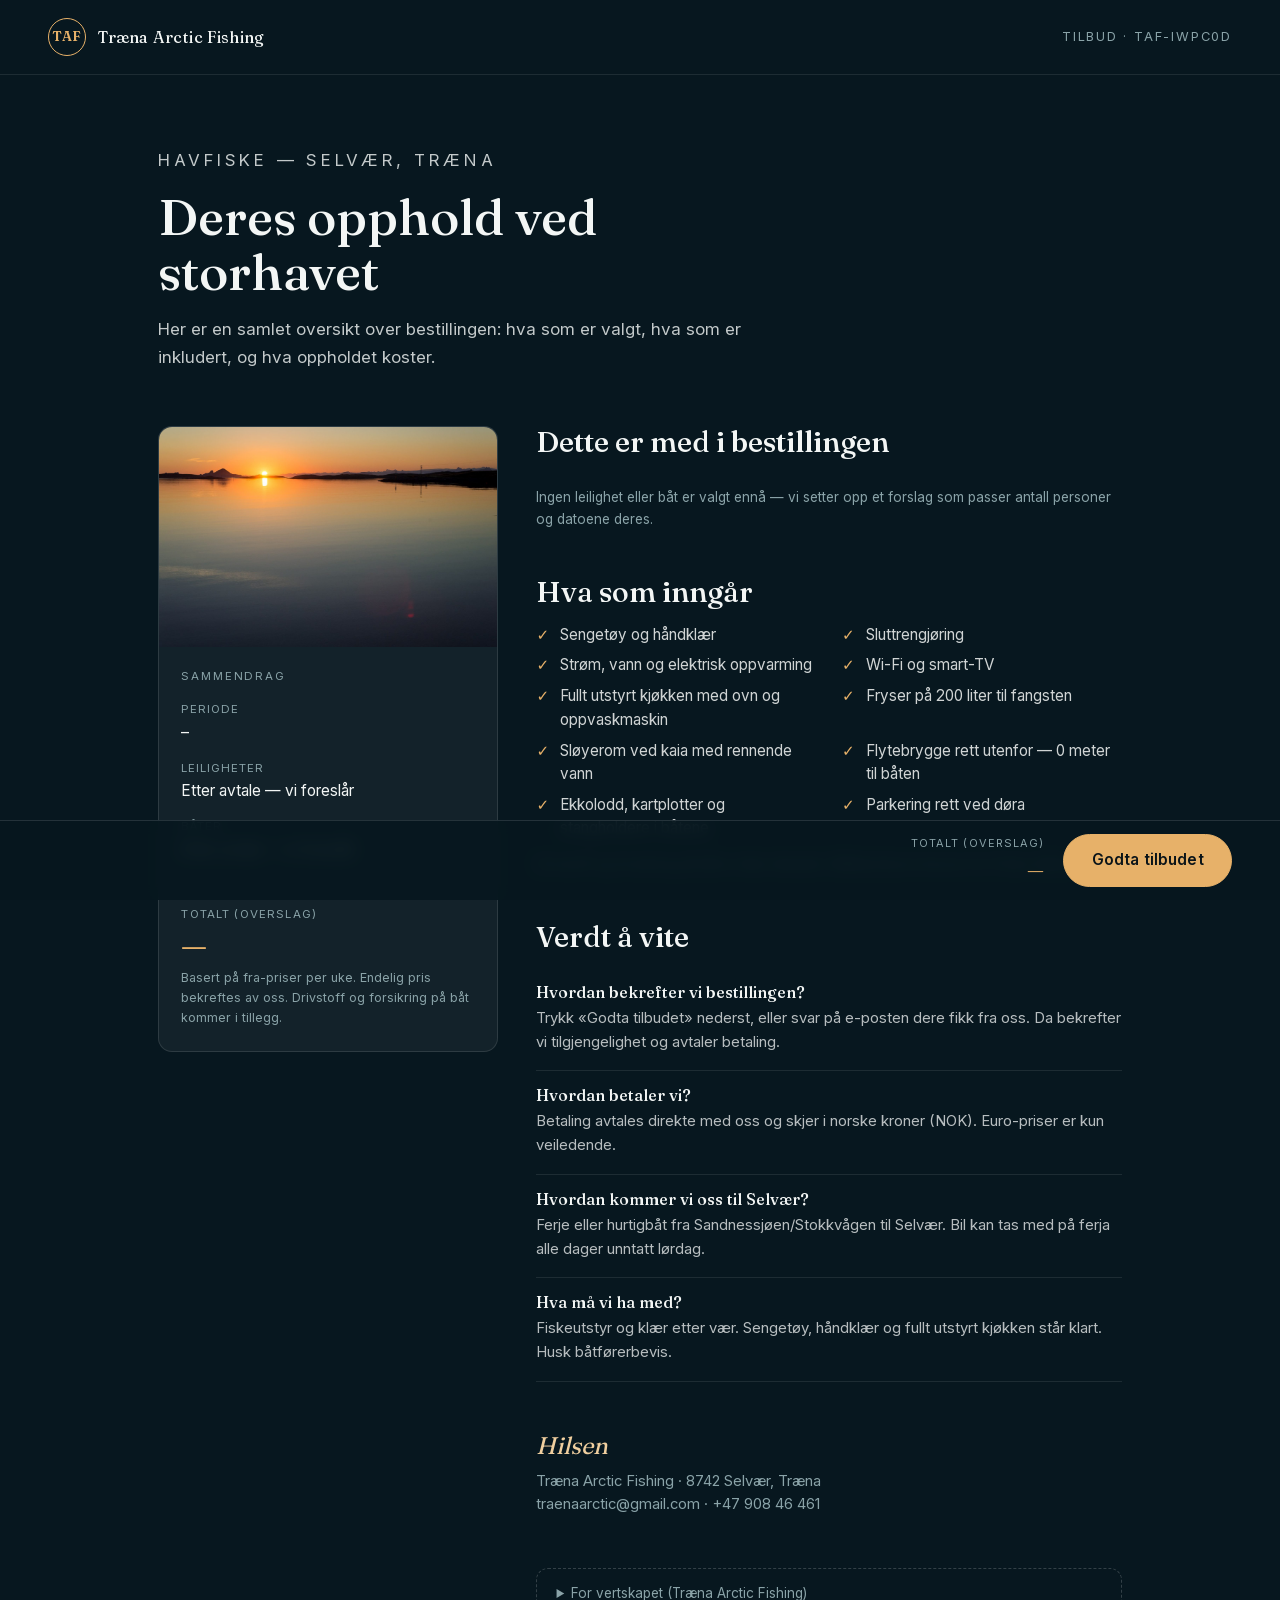
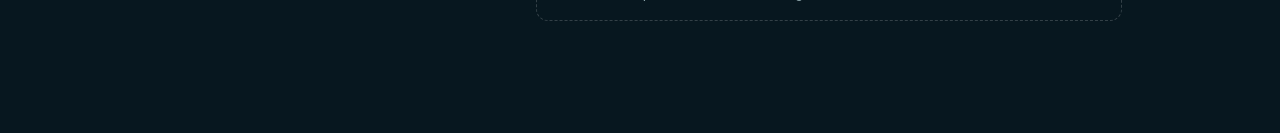
<file: tilbud.html>
<!DOCTYPE html>
<html lang="no">
<head>
  <meta charset="UTF-8" />
  <meta name="viewport" content="width=device-width, initial-scale=1.0" />
  <title>Tilbud — Træna Arctic Fishing</title>
  <meta name="description" content="Tilbud og ordreoversikt fra Træna Arctic Fishing." />
  <meta name="robots" content="noindex,nofollow" />
  <link rel="icon" href="/favicon.ico" sizes="32x32" />
  <link rel="icon" href="/favicon.svg" type="image/svg+xml" />
  <link rel="apple-touch-icon" href="/apple-touch-icon.png" />
  <meta name="theme-color" content="#07171f" />
  <link rel="stylesheet" href="/styles.css" />
</head>
<body>

  <header class="t-top">
    <a href="/" class="nav__brand">
      <span class="nav__mark">TAF</span>
      <span class="nav__name">Træna Arctic Fishing</span>
    </a>
    <span class="t-top__meta" id="tMeta">TILBUD</span>
  </header>

  <main class="t-wrap">

    <div class="t-hero">
      <p class="eyebrow" id="tKick">Havfiske — Selvær, Træna</p>
      <h1 id="tTitle">Deres opphold ved storhavet</h1>
      <p id="tLead"></p>
    </div>

    <div class="t-grid">

      <!-- Sammendragskort (sticky) -->
      <aside class="t-card" id="tCard">
        <div class="t-card__img" id="tCardImg"></div>
        <div class="t-card__body">
          <p class="t-card__kick" id="tSummaryLbl">Sammendrag</p>
          <dl id="tSummary"></dl>
          <div class="t-card__total">
            <span class="lbl" id="tTotalLbl">Totalt (overslag)</span>
            <div class="sum" id="tTotalSum">—</div>
            <p class="sub" id="tTotalSub"></p>
          </div>
        </div>
      </aside>

      <!-- Innhold -->
      <div>
        <section class="t-sec">
          <h2 id="tItemsHead">Dette er med i bestillingen</h2>
          <div class="t-items" id="tItems"></div>
          <p class="t-note" id="tItemsNote"></p>
        </section>

        <section class="t-sec">
          <h2 id="tInclHead">Hva som inngår</h2>
          <ul class="t-ticks" id="tIncl"></ul>
          <p class="t-note" id="tInclNote"></p>
        </section>

        <section class="t-sec t-faq" id="tFaq">
          <h2 id="tFaqHead">Verdt å vite</h2>
        </section>

        <div class="t-sign">
          <p class="script" id="tSignScript">Hilsen</p>
          <p>Træna Arctic Fishing · 8742 Selvær, Træna<br />
             <a href="mailto:traenaarctic@gmail.com" style="color:inherit">traenaarctic@gmail.com</a> ·
             <a href="tel:+4790846461" style="color:inherit">+47 908 46 461</a></p>
        </div>

        <!-- Vertskapsverktøy (vises ikke på utskrift) -->
        <details class="t-host" id="tHost">
          <summary id="tHostSummary">For vertskapet (Træna Arctic Fishing)</summary>
          <div class="t-host__in">
            <a class="btn btn--gold" id="tHostCustomer" href="#">Åpne e-post til kunden</a>
            <a class="btn btn--ghost" id="tHostDinTur" href="#">Åpne e-post til DinTur</a>
            <button class="btn btn--ghost" id="tHostPrint" type="button">Skriv ut / lagre PDF</button>
            <p class="t-host__hint" id="tHostHint"></p>
          </div>
        </details>
      </div>
    </div>
  </main>

  <!-- Bunnlinje: total + aksepter -->
  <div class="t-bar" id="tBar">
    <div class="tot">
      <span class="lbl" id="tBarLbl">Totalt (overslag)</span>
      <span class="sum" id="tBarSum">—</span>
    </div>
    <a class="btn btn--gold" id="tAccept" href="#">Godta tilbudet</a>
  </div>

  <script src="/order-core.js"></script>
  <script src="/tilbud.js"></script>
</body>
</html>
</file>
<file: styles.css>
/* Self-hosted fonts (Fraunces + Inter, latin & latin-ext subsets).
   Downloaded from Google Fonts and served locally so no visitor IP is
   sent to Google — GDPR-clean, no consent needed. */

/* Fraunces 400 latin-ext */
@font-face {
  font-family: 'Fraunces';
  font-style: normal;
  font-weight: 400;
  font-display: swap;
  src: url(fonts/fraunces-400-latin-ext.woff2) format('woff2');
  unicode-range: U+0100-02BA, U+02BD-02C5, U+02C7-02CC, U+02CE-02D7, U+02DD-02FF, U+0304, U+0308, U+0329, U+1D00-1DBF, U+1E00-1E9F, U+1EF2-1EFF, U+2020, U+20A0-20AB, U+20AD-20C0, U+2113, U+2C60-2C7F, U+A720-A7FF;
}

/* Fraunces 400 latin */
@font-face {
  font-family: 'Fraunces';
  font-style: normal;
  font-weight: 400;
  font-display: swap;
  src: url(fonts/fraunces-400-latin.woff2) format('woff2');
  unicode-range: U+0000-00FF, U+0131, U+0152-0153, U+02BB-02BC, U+02C6, U+02DA, U+02DC, U+0304, U+0308, U+0329, U+2000-206F, U+20AC, U+2122, U+2191, U+2193, U+2212, U+2215, U+FEFF, U+FFFD;
}

/* Fraunces 500 latin-ext */
@font-face {
  font-family: 'Fraunces';
  font-style: normal;
  font-weight: 500;
  font-display: swap;
  src: url(fonts/fraunces-500-latin-ext.woff2) format('woff2');
  unicode-range: U+0100-02BA, U+02BD-02C5, U+02C7-02CC, U+02CE-02D7, U+02DD-02FF, U+0304, U+0308, U+0329, U+1D00-1DBF, U+1E00-1E9F, U+1EF2-1EFF, U+2020, U+20A0-20AB, U+20AD-20C0, U+2113, U+2C60-2C7F, U+A720-A7FF;
}

/* Fraunces 500 latin */
@font-face {
  font-family: 'Fraunces';
  font-style: normal;
  font-weight: 500;
  font-display: swap;
  src: url(fonts/fraunces-500-latin.woff2) format('woff2');
  unicode-range: U+0000-00FF, U+0131, U+0152-0153, U+02BB-02BC, U+02C6, U+02DA, U+02DC, U+0304, U+0308, U+0329, U+2000-206F, U+20AC, U+2122, U+2191, U+2193, U+2212, U+2215, U+FEFF, U+FFFD;
}

/* Fraunces 600 latin-ext */
@font-face {
  font-family: 'Fraunces';
  font-style: normal;
  font-weight: 600;
  font-display: swap;
  src: url(fonts/fraunces-600-latin-ext.woff2) format('woff2');
  unicode-range: U+0100-02BA, U+02BD-02C5, U+02C7-02CC, U+02CE-02D7, U+02DD-02FF, U+0304, U+0308, U+0329, U+1D00-1DBF, U+1E00-1E9F, U+1EF2-1EFF, U+2020, U+20A0-20AB, U+20AD-20C0, U+2113, U+2C60-2C7F, U+A720-A7FF;
}

/* Fraunces 600 latin */
@font-face {
  font-family: 'Fraunces';
  font-style: normal;
  font-weight: 600;
  font-display: swap;
  src: url(fonts/fraunces-600-latin.woff2) format('woff2');
  unicode-range: U+0000-00FF, U+0131, U+0152-0153, U+02BB-02BC, U+02C6, U+02DA, U+02DC, U+0304, U+0308, U+0329, U+2000-206F, U+20AC, U+2122, U+2191, U+2193, U+2212, U+2215, U+FEFF, U+FFFD;
}

/* Inter 400 latin-ext */
@font-face {
  font-family: 'Inter';
  font-style: normal;
  font-weight: 400;
  font-display: swap;
  src: url(fonts/inter-400-latin-ext.woff2) format('woff2');
  unicode-range: U+0100-02BA, U+02BD-02C5, U+02C7-02CC, U+02CE-02D7, U+02DD-02FF, U+0304, U+0308, U+0329, U+1D00-1DBF, U+1E00-1E9F, U+1EF2-1EFF, U+2020, U+20A0-20AB, U+20AD-20C0, U+2113, U+2C60-2C7F, U+A720-A7FF;
}

/* Inter 400 latin */
@font-face {
  font-family: 'Inter';
  font-style: normal;
  font-weight: 400;
  font-display: swap;
  src: url(fonts/inter-400-latin.woff2) format('woff2');
  unicode-range: U+0000-00FF, U+0131, U+0152-0153, U+02BB-02BC, U+02C6, U+02DA, U+02DC, U+0304, U+0308, U+0329, U+2000-206F, U+20AC, U+2122, U+2191, U+2193, U+2212, U+2215, U+FEFF, U+FFFD;
}

/* Inter 500 latin-ext */
@font-face {
  font-family: 'Inter';
  font-style: normal;
  font-weight: 500;
  font-display: swap;
  src: url(fonts/inter-500-latin-ext.woff2) format('woff2');
  unicode-range: U+0100-02BA, U+02BD-02C5, U+02C7-02CC, U+02CE-02D7, U+02DD-02FF, U+0304, U+0308, U+0329, U+1D00-1DBF, U+1E00-1E9F, U+1EF2-1EFF, U+2020, U+20A0-20AB, U+20AD-20C0, U+2113, U+2C60-2C7F, U+A720-A7FF;
}

/* Inter 500 latin */
@font-face {
  font-family: 'Inter';
  font-style: normal;
  font-weight: 500;
  font-display: swap;
  src: url(fonts/inter-500-latin.woff2) format('woff2');
  unicode-range: U+0000-00FF, U+0131, U+0152-0153, U+02BB-02BC, U+02C6, U+02DA, U+02DC, U+0304, U+0308, U+0329, U+2000-206F, U+20AC, U+2122, U+2191, U+2193, U+2212, U+2215, U+FEFF, U+FFFD;
}

/* Inter 600 latin-ext */
@font-face {
  font-family: 'Inter';
  font-style: normal;
  font-weight: 600;
  font-display: swap;
  src: url(fonts/inter-600-latin-ext.woff2) format('woff2');
  unicode-range: U+0100-02BA, U+02BD-02C5, U+02C7-02CC, U+02CE-02D7, U+02DD-02FF, U+0304, U+0308, U+0329, U+1D00-1DBF, U+1E00-1E9F, U+1EF2-1EFF, U+2020, U+20A0-20AB, U+20AD-20C0, U+2113, U+2C60-2C7F, U+A720-A7FF;
}

/* Inter 600 latin */
@font-face {
  font-family: 'Inter';
  font-style: normal;
  font-weight: 600;
  font-display: swap;
  src: url(fonts/inter-600-latin.woff2) format('woff2');
  unicode-range: U+0000-00FF, U+0131, U+0152-0153, U+02BB-02BC, U+02C6, U+02DA, U+02DC, U+0304, U+0308, U+0329, U+2000-206F, U+20AC, U+2122, U+2191, U+2193, U+2212, U+2215, U+FEFF, U+FFFD;
}
/* ============================================================
   Træna Arctic Fishing — coastal/arctic theme
   ============================================================ */

:root {
  --ocean-deep: #07171f;
  --ocean: #0d2b39;
  --sea: #155066;
  --sea-light: #2a7d96;
  --foam: #f3f6f5;
  --mist: #dfe8e8;
  --slate: #8aa3a8;
  --gold: #e7b169;        /* midnight-sun warmth */
  --gold-soft: #f0cf9f;
  --ink: #0a1318;

  --maxw: 1180px;
  --pad: clamp(1.25rem, 5vw, 4rem);
  --radius: 14px;

  --font-display: "Fraunces", Georgia, serif;
  --font-body: "Inter", system-ui, sans-serif;
}

* { box-sizing: border-box; margin: 0; padding: 0; }

html { scroll-behavior: smooth; }

body {
  font-family: var(--font-body);
  color: var(--foam);
  background: var(--ocean-deep);
  line-height: 1.6;
  -webkit-font-smoothing: antialiased;
}

h1, h2, h3 { font-family: var(--font-display); font-weight: 500; line-height: 1.08; }

a { color: inherit; text-decoration: none; }

img { max-width: 100%; display: block; }

/* ---------- NAV ---------- */
.nav {
  position: fixed; inset: 0 0 auto 0; z-index: 50;
  display: flex; align-items: center; gap: 1.5rem;
  padding: 1rem var(--pad);
  background: linear-gradient(to bottom, rgba(7,23,31,.85), rgba(7,23,31,0));
  backdrop-filter: blur(2px);
  transition: background .3s ease, backdrop-filter .3s ease, padding .3s ease;
}
.nav.is-stuck {
  background: rgba(7,23,31,.92);
  backdrop-filter: blur(10px);
  padding-top: .7rem; padding-bottom: .7rem;
  border-bottom: 1px solid rgba(255,255,255,.06);
}
.nav__brand { display: flex; align-items: center; gap: .65rem; margin-right: auto; }
.nav__mark {
  font-family: var(--font-display); font-weight: 600;
  letter-spacing: .04em;
  display: grid; place-items: center;
  width: 2.4rem; height: 2.4rem;
  border: 1.5px solid var(--gold); color: var(--gold);
  border-radius: 50%; font-size: .85rem;
}
.nav__name { font-family: var(--font-display); font-size: 1.02rem; letter-spacing: .01em; }
.nav__links { display: flex; align-items: center; gap: 1.6rem; font-size: .92rem; }
.nav__links a { color: rgba(243,246,245,.82); transition: color .2s; }
.nav__links a:hover { color: var(--foam); }
.nav__cta {
  border: 1px solid var(--gold); color: var(--gold) !important;
  padding: .42rem 1rem; border-radius: 999px;
}
.nav__cta:hover { background: var(--gold); color: var(--ink) !important; }

.lang {
  display: flex; align-items: center; gap: .3rem;
  background: none; border: none; cursor: pointer;
  color: var(--slate); font-family: var(--font-body); font-size: .85rem;
  letter-spacing: .05em;
}
.lang__opt { transition: color .2s; }
.lang__opt.is-active { color: var(--gold); font-weight: 600; }
.lang__sep { opacity: .4; }

/* currency toggle — mirrors .lang */
.cur {
  display: flex; align-items: center; gap: .3rem;
  background: none; border: none; cursor: pointer;
  color: var(--slate); font-family: var(--font-body); font-size: .8rem;
  letter-spacing: .04em; padding-left: .2rem;
}
.cur__opt { transition: color .2s; }
.cur__opt.is-active { color: var(--gold); font-weight: 600; }

@media (max-width: 760px) {
  .nav__name { display: none; }
  .nav__links { gap: .9rem; font-size: .82rem; }
  .nav__links a:not(.nav__cta) { display: none; }
}

/* ---------- HERO ---------- */
.hero {
  position: relative; min-height: 100svh;
  display: flex; flex-direction: column; justify-content: center;
  padding: 7rem var(--pad) 4rem;
  overflow: hidden;
}
.hero__media {
  position: absolute; inset: 0; z-index: -2;
  background:
    linear-gradient(180deg, rgba(6,20,28,.30) 0%, rgba(6,20,28,.28) 45%, rgba(6,22,30,.82) 100%),
    url("images/hero.jpg") center 38% / cover no-repeat;
}
.hero::after {
  content: ""; position: absolute; inset: 0; z-index: -1;
  background: radial-gradient(80% 60% at 50% 55%, rgba(6,20,28,.45), transparent 75%);
}
.hero__inner { max-width: 820px; margin: 0 auto; width: 100%; text-align: center; }
.hero__kicker {
  text-transform: uppercase; letter-spacing: .28em; font-size: .78rem;
  color: var(--gold-soft); margin-bottom: 1.4rem;
}
.hero__title {
  font-size: clamp(2.6rem, 7vw, 5.2rem);
  letter-spacing: -.01em; margin-bottom: 1.4rem;
}
.hero__lead {
  font-size: clamp(1.05rem, 2vw, 1.3rem);
  color: rgba(243,246,245,.82); max-width: 600px; margin: 0 auto 2.2rem;
}
.hero__actions { display: flex; gap: 1rem; justify-content: center; flex-wrap: wrap; }
.hero__scroll {
  position: absolute; bottom: 1.8rem; left: 50%; transform: translateX(-50%);
  width: 26px; height: 42px; border: 1.5px solid rgba(243,246,245,.4);
  border-radius: 14px;
}
.hero__scroll span {
  position: absolute; top: 8px; left: 50%; transform: translateX(-50%);
  width: 4px; height: 8px; border-radius: 4px; background: var(--gold);
  animation: scroll 1.8s ease-in-out infinite;
}
@keyframes scroll { 0%,100% { opacity: 0; top: 8px; } 50% { opacity: 1; top: 20px; } }

/* ---------- BUTTONS ---------- */
.btn {
  display: inline-flex; align-items: center; justify-content: center;
  padding: .85rem 1.7rem; border-radius: 999px;
  font-weight: 600; font-size: .95rem; letter-spacing: .01em;
  cursor: pointer; transition: transform .15s ease, background .2s, color .2s, border-color .2s;
}
.btn:hover { transform: translateY(-2px); }
.btn--gold { background: var(--gold); color: var(--ink); border: 1px solid var(--gold); }
.btn--gold:hover { background: var(--gold-soft); border-color: var(--gold-soft); }
.btn--ghost { background: transparent; color: var(--foam); border: 1px solid rgba(243,246,245,.35); }
.btn--ghost:hover { border-color: var(--foam); background: rgba(243,246,245,.06); }

/* ---------- STRIP ---------- */
.strip {
  display: grid; grid-template-columns: repeat(3, 1fr);
  gap: 1px; background: rgba(255,255,255,.07);
  border-top: 1px solid rgba(255,255,255,.07);
  border-bottom: 1px solid rgba(255,255,255,.07);
}
.strip__item {
  background: var(--ocean-deep);
  padding: 2.2rem var(--pad); text-align: center;
  display: flex; flex-direction: column; gap: .35rem; align-items: center;
}
.strip__num { font-family: var(--font-display); font-size: 2.4rem; color: var(--gold); line-height: 1; }
.strip__label { font-size: .92rem; color: var(--slate); max-width: 16ch; }
@media (max-width: 700px) {
  .strip { grid-template-columns: 1fr; }
}

/* ---------- SECTIONS ---------- */
.section { padding: clamp(4rem, 9vw, 7.5rem) var(--pad); max-width: var(--maxw); margin: 0 auto; }
.section--alt { background: var(--ocean); max-width: none; }
.section--alt > * { max-width: var(--maxw); margin-left: auto; margin-right: auto; }
.section__head { max-width: 640px; margin-bottom: 3rem; }
.eyebrow {
  text-transform: uppercase; letter-spacing: .22em; font-size: .76rem;
  color: var(--gold); margin-bottom: .9rem;
}
.section__head h2 { font-size: clamp(1.9rem, 4vw, 3rem); }
.section__lead { margin-top: 1.1rem; color: rgba(243,246,245,.78); font-size: 1.08rem; }

/* ---------- SPLIT ---------- */
.split { display: grid; grid-template-columns: 1fr 1fr; gap: clamp(2rem, 5vw, 4.5rem); align-items: center; }
.split--reverse .split__text { order: 2; }
.split__text p { color: rgba(243,246,245,.82); font-size: 1.08rem; margin-bottom: 1.6rem; }
.split__media {
  aspect-ratio: 4 / 3; border-radius: var(--radius); overflow: hidden;
  background: linear-gradient(135deg, var(--sea), var(--ocean));
  display: grid; place-items: center; position: relative;
  background-size: cover; background-position: center;
}
@media (max-width: 820px) {
  .split { grid-template-columns: 1fr; }
  .split--reverse .split__text { order: 0; }
}

/* placeholder labels (replaced when images dropped in) */
.ph {
  font-size: .85rem; color: rgba(243,246,245,.55); letter-spacing: .03em;
  border: 1px dashed rgba(243,246,245,.25); padding: .5rem .9rem; border-radius: 8px;
}
.ph--light { color: rgba(255,255,255,.85); border-color: rgba(255,255,255,.5); }

/* photos wired into the image slots — compound selectors so they win over
   the .split__media / .feature__media background shorthands regardless of order */
.split__media[data-img="leiligheter"] { background-image: url("images/leiligheter.jpg"); }
.split__media[data-img="bat"]         { background-image: url("images/bat.jpg"); }
.feature__media[data-img="selvar"] {
  background-image:
    linear-gradient(180deg, rgba(7,23,31,0) 55%, rgba(7,23,31,.35)),
    url("images/selvar.jpg");
}
[data-img] .ph { display: none; } /* hide placeholder label once an image is set */

/* ---------- TICKS ---------- */
.ticks { list-style: none; display: grid; gap: .7rem; }
.ticks li { position: relative; padding-left: 1.7rem; color: rgba(243,246,245,.88); }
.ticks li::before {
  content: ""; position: absolute; left: 0; top: .55em;
  width: .7rem; height: .4rem; border-left: 2px solid var(--gold);
  border-bottom: 2px solid var(--gold); transform: rotate(-45deg);
}

/* ---------- CARDS ---------- */
.cards { display: grid; grid-template-columns: repeat(4, 1fr); gap: 1.2rem; }
.card {
  background: rgba(255,255,255,.04); border: 1px solid rgba(255,255,255,.08);
  border-radius: var(--radius); overflow: hidden;
  transition: transform .2s ease, border-color .2s;
}
.card:hover { transform: translateY(-4px); border-color: rgba(231,177,105,.5); }
.card__img {
  aspect-ratio: 4 / 3; background-size: cover; background-position: center;
  filter: saturate(1.05);
}
.card__body { padding: 1.3rem 1.3rem 1.5rem; }
.card h3 { font-size: 1.4rem; color: var(--gold-soft); margin-bottom: .5rem; }
.card p { font-size: .95rem; color: rgba(243,246,245,.74); }
@media (max-width: 900px) { .cards { grid-template-columns: repeat(2, 1fr); } }
@media (max-width: 460px) { .cards { grid-template-columns: 1fr; } }

/* ---------- FEATURE (full-bleed) ---------- */
.feature { display: grid; grid-template-columns: 1.1fr 1fr; min-height: 70vh; }
.feature__media {
  background: linear-gradient(135deg, var(--sea-light), var(--ocean));
  background-size: cover; background-position: center;
  display: grid; place-items: center; min-height: 320px;
}
.feature__panel {
  background: var(--ocean-deep);
  padding: clamp(3rem, 7vw, 6rem) var(--pad);
  display: flex; flex-direction: column; justify-content: center;
}
.feature__panel h2 { font-size: clamp(1.9rem, 4vw, 3rem); margin-bottom: 1.4rem; }
.feature__panel p { color: rgba(243,246,245,.82); font-size: 1.08rem; margin-bottom: 1.2rem; }
@media (max-width: 820px) { .feature { grid-template-columns: 1fr; } }

/* ---------- BOOK DIRECT (DinTur) ---------- */
.book-direct { max-width: 720px; margin-bottom: 2.2rem; }
.book-direct .btn { width: 100%; padding: 1rem 1.7rem; font-size: 1rem; }
.book-direct__or {
  text-align: center; color: var(--slate); font-size: .9rem;
  letter-spacing: .03em; margin-top: 1.3rem;
}

/* ---------- FORM ---------- */
.form { max-width: 720px; }
.form__row { display: grid; grid-template-columns: 1fr 1fr; gap: 1.1rem; margin-bottom: 1.1rem; }
.form__row:has(.field--narrow) { grid-template-columns: 1fr 1fr .7fr; }
.field { display: flex; flex-direction: column; gap: .45rem; margin-bottom: 1.1rem; }
.field > span { font-size: .85rem; color: var(--slate); letter-spacing: .02em; }
.field input, .field textarea {
  font-family: var(--font-body); font-size: 1rem; color: var(--foam);
  background: rgba(255,255,255,.05); border: 1px solid rgba(255,255,255,.14);
  border-radius: 10px; padding: .8rem .95rem; transition: border-color .2s, background .2s;
}
.field input:focus, .field textarea:focus {
  outline: none; border-color: var(--gold); background: rgba(255,255,255,.08);
}
.field textarea { resize: vertical; }
.form .btn { margin-top: .4rem; }
.form__note { margin-top: .9rem; font-size: .85rem; color: var(--slate); }
@media (max-width: 640px) {
  .form__row, .form__row:has(.field--narrow) { grid-template-columns: 1fr; }
}

/* ---------- FOOTER ---------- */
.footer {
  padding: 3.5rem var(--pad) 2.5rem; background: var(--ocean-deep);
  border-top: 1px solid rgba(255,255,255,.07);
  display: grid; grid-template-columns: 1fr auto; gap: 2rem; align-items: start;
}
.footer__brand { display: flex; gap: 1rem; align-items: center; }
.footer__brand p { font-family: var(--font-display); font-size: 1rem; line-height: 1.4; }
.footer__brand span { font-family: var(--font-body); font-size: .85rem; color: var(--slate); }
.footer__contact { display: flex; flex-direction: column; gap: .4rem; text-align: right; font-size: .95rem; }
.footer__contact a { color: rgba(243,246,245,.85); transition: color .2s; }
.footer__contact a:hover { color: var(--gold); }
.footer__social { display: flex; gap: 1rem; justify-content: flex-end; margin-top: .4rem; }
.footer__social a { color: var(--gold); font-size: .9rem; }
.footer__legal { grid-column: 1 / -1; color: var(--slate); font-size: .82rem; padding-top: 1.5rem; border-top: 1px solid rgba(255,255,255,.06); }
@media (max-width: 640px) {
  .footer { grid-template-columns: 1fr; }
  .footer__contact { text-align: left; }
  .footer__social { justify-content: flex-start; }
}

/* ---------- sub-page nav ---------- */
.nav--solid { background: rgba(7,23,31,.85); backdrop-filter: blur(8px); }
.nav__links a.is-current { color: var(--gold); }
.nav__links a.nav__cta.is-current { background: var(--gold); color: var(--ink) !important; }

/* ---------- page hero (sub-pages) ---------- */
.pagehero {
  min-height: 56vh; display: flex; align-items: flex-end;
  padding: 8rem var(--pad) 3.5rem;
  background-size: cover; background-position: center;
}
.pagehero__inner { max-width: var(--maxw); margin: 0 auto; width: 100%; }
.pagehero h1 { font-size: clamp(2.2rem, 5.5vw, 4rem); margin: .4rem 0 1rem; }
.pagehero__lead { font-size: clamp(1.05rem, 2vw, 1.25rem); color: rgba(243,246,245,.88); max-width: 620px; }
.pagehero .btn { margin-top: 1.8rem; }

/* ---------- photo grid (facilities) ---------- */
.photo-grid { display: grid; grid-template-columns: repeat(2, 1fr); gap: 1.2rem; }
.photo { margin: 0; border-radius: var(--radius); overflow: hidden; background: var(--ocean); }
.photo img { width: 100%; aspect-ratio: 4 / 3; object-fit: cover; display: block; }
.photo figcaption { padding: .9rem 1.1rem; font-size: .92rem; color: rgba(243,246,245,.8); }
@media (max-width: 700px) { .photo-grid { grid-template-columns: 1fr; } }

/* ---------- catch gallery (masonry) ---------- */
.catch-grid { columns: 3; column-gap: 1.1rem; }
.catch-grid img { width: 100%; margin-bottom: 1.1rem; border-radius: var(--radius); display: block; break-inside: avoid; }
@media (max-width: 900px) { .catch-grid { columns: 2; } }
@media (max-width: 520px) { .catch-grid { columns: 1; } }

/* ---------- apartment name grid ---------- */
.namegrid {
  list-style: none; display: grid; grid-template-columns: repeat(3, 1fr); gap: 1rem;
  font-family: var(--font-display); font-size: 1.3rem; margin-bottom: 2.4rem;
}
.namegrid li { display: flex; align-items: center; gap: .8rem; padding: 1rem 1.2rem;
  background: rgba(255,255,255,.04); border: 1px solid rgba(255,255,255,.08); border-radius: var(--radius); }
.namegrid__no { display: grid; place-items: center; width: 2rem; height: 2rem; flex: none;
  border: 1.5px solid var(--gold); color: var(--gold); border-radius: 50%; font-size: .9rem; }
@media (max-width: 760px) { .namegrid { grid-template-columns: 1fr 1fr; } }
@media (max-width: 460px) { .namegrid { grid-template-columns: 1fr; } }

/* ---------- amenity chips ---------- */
.amenities { display: flex; flex-wrap: wrap; gap: .7rem; }
.amenity { background: var(--sea); color: var(--foam); font-size: .9rem;
  padding: .5rem 1rem; border-radius: 999px; }

/* ---------- "what's included" list ---------- */
.includes-list { list-style: none; display: grid; gap: .9rem; max-width: 640px; }
.includes-list li {
  position: relative; padding: 0 0 .9rem 2rem;
  border-bottom: 1px solid rgba(255,255,255,.07);
  color: rgba(243,246,245,.92); font-size: 1.05rem;
}
.includes-list li:last-child { border-bottom: none; }
.includes-list li::before {
  content: ""; position: absolute; left: .2rem; top: .5em;
  width: .75rem; height: .42rem; border-left: 2px solid var(--gold);
  border-bottom: 2px solid var(--gold); transform: rotate(-45deg);
}
.includes-note { margin-top: 1.8rem; max-width: 640px; color: var(--slate); font-size: .92rem; }

/* ---------- units (apartment cards) ---------- */
.units { display: grid; grid-template-columns: repeat(3, 1fr); gap: 1.4rem; }
.unit { background: rgba(255,255,255,.04); border: 1px solid rgba(255,255,255,.08);
  border-radius: var(--radius); overflow: hidden; transition: transform .2s, border-color .2s; }
.unit:hover { transform: translateY(-4px); border-color: rgba(231,177,105,.5); }
.unit__img { aspect-ratio: 3 / 2; background-size: cover; background-position: center; }
.unit__body { padding: 1.2rem 1.3rem 1.4rem; }
.unit__body h3 { font-size: 1.35rem; margin-bottom: .35rem; }
.unit__meta { font-size: .9rem; color: var(--slate); margin-bottom: .6rem; }
.unit__desc { font-size: .92rem; color: rgba(243,246,245,.78); margin-bottom: .9rem; line-height: 1.5; }
.unit__price { font-family: var(--font-display); font-size: 1.3rem; color: var(--gold-soft); }
.unit__price .from { font-family: var(--font-body); font-size: .8rem; color: var(--slate); margin-right: .3rem; text-transform: lowercase; }
.unit__price .per { font-family: var(--font-body); font-size: .8rem; color: var(--slate); }
@media (max-width: 900px) { .units { grid-template-columns: 1fr 1fr; } }
@media (max-width: 560px) { .units { grid-template-columns: 1fr; } }

/* ---------- boat cards ---------- */
.boatgrid { display: grid; grid-template-columns: repeat(4, 1fr); gap: 1rem; margin-bottom: 2.4rem; }
.boatcard { background: rgba(255,255,255,.04); border: 1px solid rgba(255,255,255,.08);
  border-radius: var(--radius); padding: 1.3rem 1.2rem; text-align: left; }
.boatcard h3 { font-size: 1.2rem; margin-bottom: .3rem; }
.boatcard__spec { font-size: .88rem; color: var(--slate); margin-bottom: .8rem; }
@media (max-width: 820px) { .boatgrid { grid-template-columns: 1fr 1fr; } }
@media (max-width: 460px) { .boatgrid { grid-template-columns: 1fr; } }

/* ---------- full-width image band ---------- */
.imgband { height: clamp(220px, 38vw, 420px); border-radius: var(--radius);
  background-size: cover; background-position: center; margin: 0; }

/* ---------- section CTA ---------- */
.section__cta { margin-top: 2.6rem; text-align: center; }
.section__cta--wide { display: flex; flex-direction: column; align-items: center; gap: 1.4rem; }
.section__cta--wide h2 { font-size: clamp(1.6rem, 3.5vw, 2.4rem); }

/* ---------- text link ---------- */
.textlink { display: inline-block; margin-top: 1.4rem; color: var(--gold);
  font-weight: 600; font-size: .98rem; transition: gap .2s; }
.textlink:hover { color: var(--gold-soft); }

/* ---------- feature reverse + placeholder ---------- */
.feature--reverse .feature__panel { order: 2; }
.feature--reverse .feature__media { order: 1; }
.feature__media--placeholder { background: repeating-linear-gradient(45deg, var(--ocean), var(--ocean) 18px, #0c2a38 18px, #0c2a38 36px); }
@media (max-width: 820px) {
  .feature--reverse .feature__panel { order: 0; }
  .feature--reverse .feature__media { order: 0; }
}

/* ---------- select (booking form) ---------- */
.field select {
  font-family: var(--font-body); font-size: 1rem; color: var(--foam);
  background: rgba(255,255,255,.05); border: 1px solid rgba(255,255,255,.14);
  border-radius: 10px; padding: .8rem .95rem; cursor: pointer;
  appearance: none;
  background-image: url("data:image/svg+xml,%3Csvg xmlns='http://www.w3.org/2000/svg' width='12' height='8' viewBox='0 0 12 8'%3E%3Cpath fill='%238aa3a8' d='M6 8 0 0h12z'/%3E%3C/svg%3E");
  background-repeat: no-repeat; background-position: right .95rem center;
}
.field select:focus { outline: none; border-color: var(--gold); background-color: rgba(255,255,255,.08); }
.field select option { background: var(--ocean); color: var(--foam); }

/* ---------- booking availability + confirm ---------- */
.avail { max-width: 720px; margin: -.4rem 0 1.4rem; padding: .9rem 1.1rem; border-radius: 10px; font-weight: 600; }
.avail.ok { background: rgba(80,200,120,.15); color: #7fe0a0; border: 1px solid rgba(80,200,120,.4); }
.avail.no { background: rgba(255,90,90,.12); color: #ff9a9a; border: 1px solid rgba(255,90,90,.35); }
.avail.warn { background: rgba(231,177,105,.12); color: var(--gold); border: 1px solid rgba(231,177,105,.35); }
.confirm { max-width: 720px; background: rgba(80,200,120,.1); border: 1px solid rgba(80,200,120,.35);
  border-radius: var(--radius); padding: 2rem; text-align: center; }
.confirm h2 { font-size: 1.6rem; color: #7fe0a0; }

/* ---------- reveal on scroll ---------- */
.reveal { opacity: 0; transform: translateY(24px); transition: opacity .7s ease, transform .7s ease; }
.reveal.is-in { opacity: 1; transform: none; }

@media (prefers-reduced-motion: reduce) {
  html { scroll-behavior: auto; }
  .reveal { opacity: 1; transform: none; transition: none; }
  .hero__scroll span { animation: none; }
}

/* ============================================================
   Legal / privacy pages (personvern.html)
   ============================================================ */
.legal { max-width: 760px; margin: 0 auto; }
.legal__lead { color: rgba(243,246,245,.78); font-size: 1.08rem; margin-bottom: 2.6rem; }
.legal h2 {
  font-family: var(--font-display); font-weight: 500;
  font-size: 1.5rem; color: var(--foam);
  margin: 2.6rem 0 .8rem;
}
.legal h2:first-of-type { margin-top: 0; }
.legal p, .legal li { color: rgba(243,246,245,.80); line-height: 1.7; }
.legal p { margin: 0 0 1rem; }
.legal ul { margin: 0 0 1rem; padding-left: 1.2rem; }
.legal li { margin: .35rem 0; }
.legal a { color: var(--gold-soft); text-decoration: underline; text-underline-offset: 2px; }
.legal a:hover { color: var(--gold); }
.legal__updated { margin-top: 2.8rem; font-size: .85rem; color: var(--slate); }

/* privacy link in footer */
.footer__legal a { color: var(--slate); text-decoration: none; }
.footer__legal a:hover { color: var(--gold-soft); }
.footer__legal .sep { color: var(--slate); opacity: .5; margin: 0 .5rem; }

/* ============================================================
   Bestilling: klikkbare kort (velg leilighet/båt) + oppsummering
   ============================================================ */
.selectable { cursor: pointer; position: relative; user-select: none; }
.selectable:focus-visible { outline: 2px solid var(--gold); outline-offset: 3px; }
.selectable .pick {
  position: absolute; top: .75rem; right: .75rem; z-index: 2;
  width: 30px; height: 30px; border-radius: 50%;
  border: 2px solid rgba(243,246,245,.75); background: rgba(7,23,31,.55);
  display: flex; align-items: center; justify-content: center;
  transition: background .15s, border-color .15s;
}
.selectable .pick::after {
  content: ""; width: 8px; height: 13px; margin-top: -3px;
  border: solid transparent; border-width: 0 2.5px 2.5px 0; transform: rotate(45deg);
  transition: border-color .15s;
}
.selectable .pick-label {
  position: absolute; top: .85rem; left: .85rem; z-index: 2;
  font-size: .72rem; letter-spacing: .04em; text-transform: uppercase;
  background: rgba(7,23,31,.6); color: rgba(243,246,245,.85);
  padding: .25rem .6rem; border-radius: 20px; opacity: 0; transition: opacity .15s;
}
.selectable:hover .pick-label { opacity: 1; }
.selectable.is-picked { border-color: var(--gold); box-shadow: 0 0 0 1.5px var(--gold); }
.selectable.is-picked .pick { background: var(--gold); border-color: var(--gold); }
.selectable.is-picked .pick::after { border-color: #14232b; }
.selectable.is-picked .pick-label { opacity: 0; }

.boatcard.selectable { padding: 0; overflow: hidden; transition: transform .2s, border-color .2s; }
.boatcard.selectable:hover { transform: translateY(-4px); border-color: rgba(231,177,105,.5); }
.boatcard__img { aspect-ratio: 5 / 2.6; background-size: cover; background-position: center; }
.boatcard__body { padding: 1.1rem 1.2rem 1.2rem; }

/* Din bestilling */
.order {
  background: rgba(255,255,255,.045); border: 1px solid rgba(255,255,255,.1);
  border-radius: var(--radius); padding: 1.5rem 1.6rem; margin-bottom: 2rem; max-width: 720px;
}
.order h3 { font-size: 1.25rem; margin-bottom: .9rem; }
.order__empty { color: var(--slate); font-size: .95rem; }
.order__list { list-style: none; padding: 0; margin: 0 0 .4rem; }
.order__list li {
  display: flex; justify-content: space-between; gap: 1rem; align-items: baseline;
  padding: .5rem 0; border-bottom: 1px dashed rgba(255,255,255,.1); font-size: .95rem;
}
.order__list li .nm { color: var(--foam); }
.order__list li .rm { background: none; border: 0; color: var(--slate); cursor: pointer; font-size: .8rem; text-decoration: underline; padding: 0 .2rem; }
.order__list li .rm:hover { color: var(--gold-soft); }
.order__list li .pr { color: var(--gold-soft); font-family: var(--font-display); white-space: nowrap; }
.order__total {
  display: flex; justify-content: space-between; align-items: baseline;
  padding-top: .9rem; font-family: var(--font-display); font-size: 1.25rem; color: var(--gold-soft);
}
.order__total .lbl { font-family: var(--font-body); font-size: .85rem; color: var(--slate); }
.order__note { margin-top: .6rem; font-size: .8rem; color: var(--slate); line-height: 1.5; }

/* ============================================================
   Tilbudssiden (tilbud.html) — Vaskeladden-inspirert, TAF-drakt
   ============================================================ */
.t-top {
  display: flex; align-items: center; justify-content: space-between; gap: 1rem;
  padding: 1.1rem clamp(1.2rem, 4vw, 3rem); border-bottom: 1px solid rgba(255,255,255,.09);
}
.t-top__meta { font-size: .8rem; letter-spacing: .14em; text-transform: uppercase; color: var(--slate); }
.t-wrap { max-width: 1060px; margin: 0 auto; padding: clamp(2.2rem, 6vw, 4.5rem) clamp(1.2rem, 4vw, 3rem) 7rem; }
.t-hero { max-width: 640px; margin-bottom: clamp(2rem, 5vw, 3.4rem); }
.t-hero h1 { font-size: clamp(2rem, 5vw, 3.2rem); margin: .5rem 0 1rem; }
.t-hero p { color: rgba(243,246,245,.8); font-size: 1.06rem; line-height: 1.65; }
.t-grid { display: grid; grid-template-columns: 340px 1fr; gap: clamp(1.4rem, 3vw, 2.6rem); align-items: start; }
@media (max-width: 880px) { .t-grid { grid-template-columns: 1fr; } }

.t-card {
  position: sticky; top: 1.2rem;
  background: rgba(255,255,255,.05); border: 1px solid rgba(255,255,255,.11);
  border-radius: var(--radius); overflow: hidden;
}
.t-card__img { aspect-ratio: 4 / 2.6; background-size: cover; background-position: center; }
.t-card__body { padding: 1.3rem 1.4rem 1.5rem; }
.t-card__kick { font-size: .72rem; letter-spacing: .16em; text-transform: uppercase; color: var(--slate); margin-bottom: .9rem; }
.t-card dl { margin: 0; }
.t-card dt { font-size: .72rem; letter-spacing: .08em; text-transform: uppercase; color: var(--slate); margin-top: .8rem; }
.t-card dd { margin: .15rem 0 0; font-size: .97rem; color: var(--foam); }
.t-card__total { border-top: 1px solid rgba(255,255,255,.12); margin-top: 1.2rem; padding-top: 1.1rem; }
.t-card__total .lbl { font-size: .72rem; letter-spacing: .1em; text-transform: uppercase; color: var(--slate); }
.t-card__total .sum { font-family: var(--font-display); font-size: 2rem; color: var(--gold); line-height: 1.2; }
.t-card__total .sub { font-size: .78rem; color: var(--slate); margin-top: .2rem; }

.t-sec { margin-bottom: clamp(1.8rem, 4vw, 2.8rem); }
.t-sec h2 { font-size: clamp(1.35rem, 2.6vw, 1.8rem); margin-bottom: 1rem; }
.t-items { display: grid; gap: .9rem; }
.t-item {
  display: grid; grid-template-columns: 132px 1fr auto; gap: 1rem; align-items: center;
  background: rgba(255,255,255,.04); border: 1px solid rgba(255,255,255,.09);
  border-radius: 12px; overflow: hidden; min-height: 86px;
}
.t-item__img { height: 100%; min-height: 86px; background-size: cover; background-position: center; }
.t-item__b h3 { font-size: 1.05rem; margin-bottom: .15rem; }
.t-item__b p { font-size: .85rem; color: var(--slate); }
.t-item__p { padding-right: 1.1rem; font-family: var(--font-display); color: var(--gold-soft); white-space: nowrap; }
.t-item__p .per { font-family: var(--font-body); font-size: .75rem; color: var(--slate); }
@media (max-width: 560px) { .t-item { grid-template-columns: 96px 1fr; } .t-item__p { grid-column: 2; padding: 0 0 .8rem; } }

.t-ticks { display: grid; grid-template-columns: 1fr 1fr; gap: .45rem 1.6rem; list-style: none; padding: 0; margin: 0; }
@media (max-width: 640px) { .t-ticks { grid-template-columns: 1fr; } }
.t-ticks li { position: relative; padding-left: 1.5rem; font-size: .95rem; color: rgba(243,246,245,.85); line-height: 1.55; }
.t-ticks li::before { content: "✓"; position: absolute; left: 0; color: var(--gold); font-weight: 700; }
.t-note { font-size: .85rem; color: var(--slate); line-height: 1.6; margin-top: .9rem; }

.t-faq div { border-bottom: 1px solid rgba(255,255,255,.09); padding: 1rem 0; }
.t-faq h3 { font-size: 1rem; margin-bottom: .35rem; color: var(--foam); }
.t-faq p { font-size: .93rem; color: rgba(243,246,245,.75); line-height: 1.6; }

.t-sign { margin-top: 2.4rem; }
.t-sign .script { font-family: var(--font-display); font-style: italic; font-size: 1.5rem; color: var(--gold-soft); margin-bottom: .3rem; }
.t-sign p { color: var(--slate); font-size: .92rem; }

.t-bar {
  position: fixed; left: 0; right: 0; bottom: 0; z-index: 40;
  display: flex; align-items: center; justify-content: flex-end; gap: 1.2rem;
  background: rgba(7,23,31,.92); backdrop-filter: blur(8px);
  border-top: 1px solid rgba(255,255,255,.12);
  padding: .8rem clamp(1.2rem, 4vw, 3rem);
}
.t-bar .tot { text-align: right; }
.t-bar .tot .lbl { display: block; font-size: .68rem; letter-spacing: .1em; text-transform: uppercase; color: var(--slate); }
.t-bar .tot .sum { font-family: var(--font-display); font-size: 1.3rem; color: var(--gold); }

.t-host { margin-top: 3.2rem; border: 1px dashed rgba(255,255,255,.18); border-radius: 12px; }
.t-host summary { cursor: pointer; padding: .9rem 1.2rem; font-size: .85rem; color: var(--slate); }
.t-host__in { padding: 0 1.2rem 1.2rem; display: flex; flex-wrap: wrap; gap: .7rem; }
.t-host__in .btn { font-size: .85rem; padding: .65rem 1.1rem; }
.t-host__hint { width: 100%; font-size: .8rem; color: var(--slate); line-height: 1.5; }

/* ---- Print: lys, blekkvennlig utgave (lagre som PDF) ---- */
@media print {
  body { background: #fff !important; color: #10222b !important; }
  .t-top, .t-wrap { padding-left: 0; padding-right: 0; }
  .t-bar, .t-host, .t-actions-screen { display: none !important; }
  .t-hero p, .t-ticks li, .t-faq p, .t-item__b p, .t-card dd { color: #2c3e46 !important; }
  .t-card, .t-item, .t-faq div { background: #fff !important; border-color: #d8dee2 !important; }
  .t-card { position: static; }
  .t-card__total .sum, .t-item__p, .t-sign .script { color: #8a6a35 !important; }
  .t-top__meta, .t-card dt, .t-card__kick, .t-note, .t-sign p, .t-item__b p { color: #5c6d75 !important; }
  .t-ticks li::before { color: #8a6a35; }
  h1, h2, h3, .nav__name { color: #10222b !important; }
  .nav__mark { background: #10222b !important; color: #e7b169 !important; }
  a { color: #10222b; text-decoration: none; }
}
</file>
